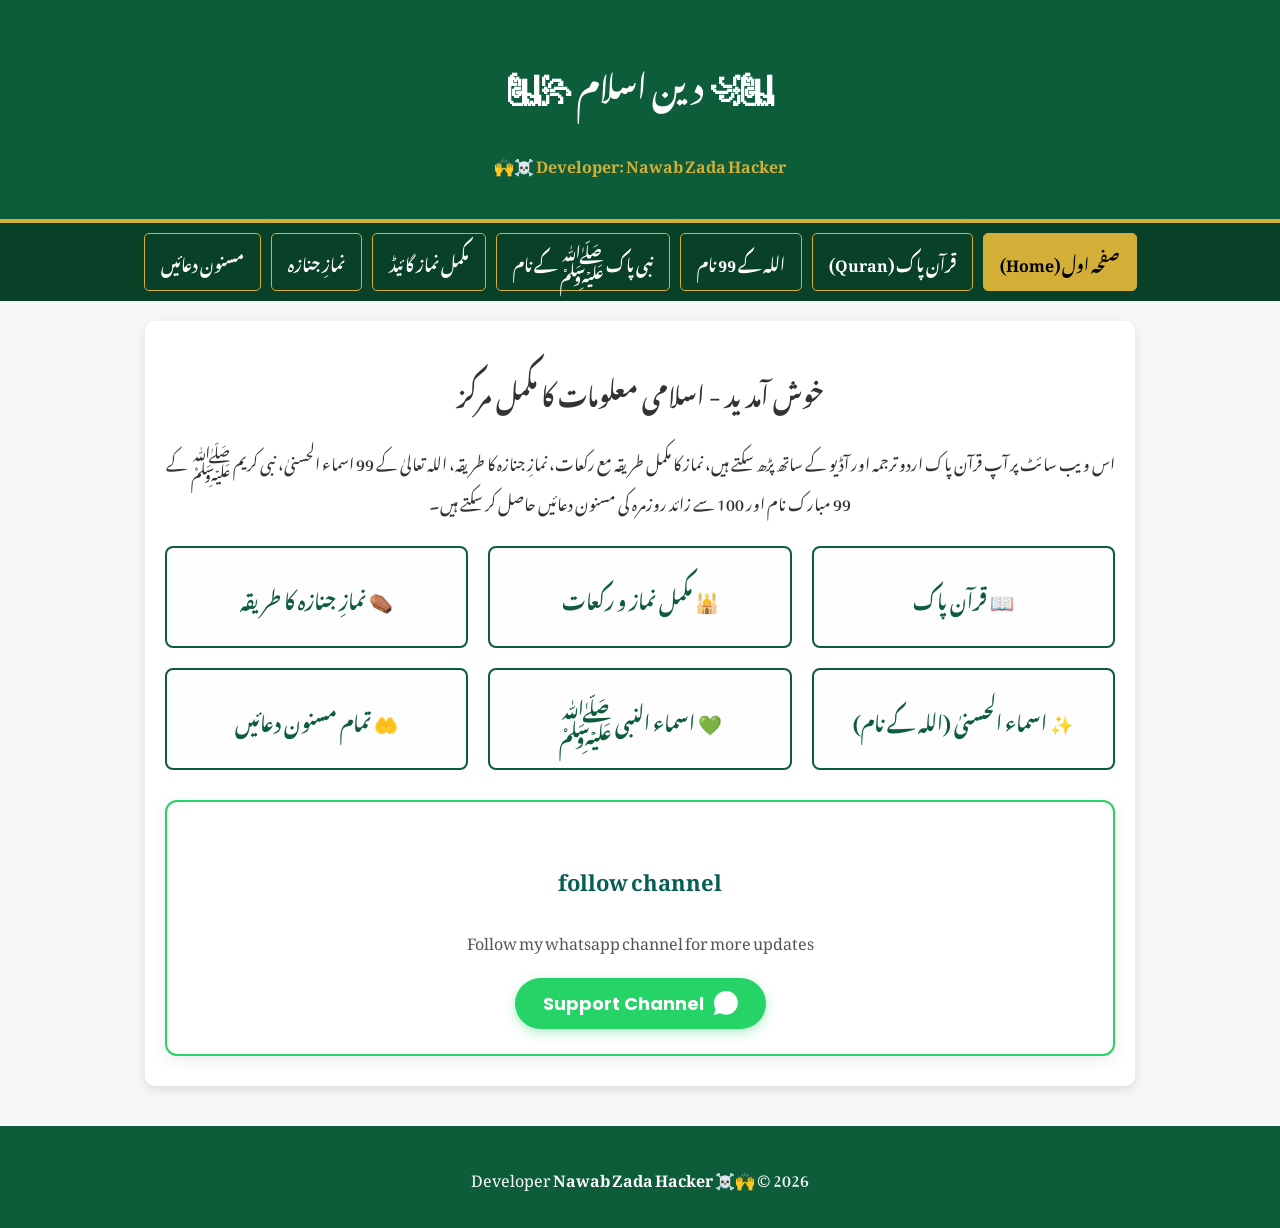
<file: index.html>
<!DOCTYPE html>
<html lang="ur" dir="rtl">
<head>
    <meta charset="UTF-8">
    <meta name="viewport" content="width=device-width, initial-scale=1.0">
    
    <title> - مکمل قرآن پاک اردو ترجمہ، نماز گائیڈ، اسماء الحسنیٰ اور دعائیں | Nawab Zada Hacker ☠️🙌</title>
    <meta name="description" content="اسلامی Website پر خوش آمدید۔ مکمل 114 سورتیں اردو ترجمہ و آڈیو تلاوت، نماز کا طریقہ، نماز جنازہ، اللہ کے 99 نام، 99 اسمائے نبی ﷺ اور 100+ مسنون دعائیں ایک ہی جگہ حاصل کریں۔ Free Deen E Islam.">
    <meta name="keywords" content="Islamic Portal, Quran Urdu Translation, Namaz Guide, Masnoon Duain, 99 Names of Allah, 99 Names of Muhammad, نماز کا طریقہ, قرآن پاک اردو ترجمہ, دعائیں, Nawab Zada Hacker">
    <meta name="author" content="Nawab Zada Hacker">
    <meta name="robots" content="index, follow">

    <meta property="og:title" content="اسلامی پورٹل (Islamic Portal) - اسلامی معلومات کا مکمل مرکز">
    <meta property="og:description" content="قرآن مجید مع اردو ترجمہ و مفہوم، نماز، جنازہ، اذکار اور مسنون دعائیں۔">
    <meta property="og:type" content="website">
    <meta property="og:locale" content="ur_PK">

    <script type="application/ld+json">
    {
      "@context": "https://schema.org",
      "@type": "WebSite",
      "name": "꧁꧅ دین اسلام ꧅꧂ (Deen Islam)",
      "url": "https://whatsapp.com/channel/0029VbB47ttDDmFNztpnZf2m",
      "description": "مکمل اسلامی معلومات، قرآن پاک اردو ترجمہ و مفہوم، نماز گائیڈ اور مسنون دعائیں",
      "publisher": {
        "@type": "Organization",
        "name": "Nawab Zada Hacker"
      }
    }
    </script>

    <link rel="stylesheet" href="style.css">
    <link rel="preconnect" href="https://fonts.googleapis.com">
    <link rel="preconnect" href="https://fonts.gstatic.com" crossorigin>
    <link href="https://fonts.googleapis.com/css2?family=Amiri:wght@400;700&family=Noto+Nastaliq+Urdu:wght@400;700&family=Poppins:wght@300;400;600&display=swap" rel="stylesheet">

    <style>
        .whatsapp-support-box {
            background: #ffffff;
            padding: 25px 20px;
            border-radius: 12px;
            margin: 30px auto 10px auto;
            text-align: center;
            box-shadow: 0 4px 15px rgba(0,0,0,0.08);
            border: 2px solid #25d366;
            max-width: 950px;
        }
        .whatsapp-support-box h3 {
            color: #075e54;
            font-size: 22px;
            margin-bottom: 8px;
        }
        .whatsapp-support-box p {
            color: #555;
            font-size: 16px;
            margin-bottom: 18px;
        }
        .support-btn {
            display: inline-flex;
            align-items: center;
            justify-content: center;
            gap: 10px;
            background: #25d366;
            color: #ffffff !important;
            font-size: 18px;
            font-weight: bold;
            text-decoration: none;
            padding: 12px 28px;
            border-radius: 50px;
            box-shadow: 0 4px 12px rgba(37, 211, 102, 0.35);
            transition: all 0.3s ease;
            font-family: 'Poppins', 'Noto Nastaliq Urdu', sans-serif;
        }
        .support-btn:hover {
            background: #128c7e;
            transform: translateY(-2px);
            box-shadow: 0 6px 18px rgba(18, 140, 126, 0.45);
        }
        .support-btn svg {
            width: 24px;
            height: 24px;
            fill: currentColor;
        }
    </style>
</head>
<body>
    <header>
        <h1>꧁꧅ دین اسلام ꧅꧂</h1>
        <p class="developer-tag">Developer: Nawab Zada Hacker ☠️🙌</p>
    </header>

    <nav>
        <a href="index.html" class="active">صفحہ اول (Home)</a>
        <a href="quran.html">قرآن پاک (Quran)</a>
        <a href="allah-names.html">اللہ کے 99 نام</a>
        <a href="nabi-names.html">نبی پاک ﷺ کے نام</a>
        <a href="namaz.html">مکمل نماز گائیڈ</a>
        <a href="janaza.html">نمازِ جنازہ</a>
        <a href="duas.html">مسنون دعائیں</a>
    </nav>

    <main class="container">
        <h2>خوش آمدید - اسلامی معلومات کا مکمل مرکز</h2>
        <p>اس ویب سائٹ پر آپ قرآن پاک اردو ترجمہ اور آڈیو کے ساتھ پڑھ سکتے ہیں، نماز کا مکمل طریقہ مع رکعات، نمازِ جنازہ کا طریقہ، اللہ تعالیٰ کے 99 اسماء الحسنیٰ، نبی کریم ﷺ کے 99 مبارک نام اور 100 سے زائد روزمرہ کی مسنون دعائیں حاصل کر سکتے ہیں۔</p>
        
        <div class="category-cards">
            <a href="quran.html" class="card">📖 قرآن پاک</a>
            <a href="namaz.html" class="card">🕌 مکمل نماز و رکعات</a>
            <a href="janaza.html" class="card">⚰️ نمازِ جنازہ کا طریقہ</a>
            <a href="allah-names.html" class="card">✨ اسماء الحسنیٰ (اللہ کے نام)</a>
            <a href="nabi-names.html" class="card">💚 اسماء النبی ﷺ</a>
            <a href="duas.html" class="card">🤲 تمام مسنون دعائیں</a>
        </div>

        <section class="whatsapp-support-box">
            <h3>follow channel</h3>
            <p>Follow my whatsapp channel for more updates</p>
            <a href="https://whatsapp.com/channel/0029VbB47ttDDmFNztpnZf2m" target="_blank" rel="noopener noreferrer" class="support-btn">
                <svg viewBox="0 0 24 24">
                    <path d="M12.031 6.172c-3.181 0-5.767 2.586-5.768 5.766-.001 1.298.38 2.27 1.019 3.287l-.582 2.128 2.182-.573c.978.58 1.911.928 3.145.929 3.178 0 5.767-2.587 5.768-5.766.001-3.187-2.575-5.77-5.764-5.771zm3.392 8.244c-.144.405-.837.774-1.17.824-.299.045-.677.063-1.092-.069-.252-.08-.575-.187-.988-.365-1.739-.751-2.874-2.502-2.961-2.617-.087-.116-.708-.94-.708-1.793s.448-1.273.607-1.446c.159-.173.346-.217.462-.217l.332.006c.106.005.249-.04.39.298.144.347.491 1.2.534 1.287.043.087.072.188.014.304-.058.116-.087.188-.173.289l-.26.304c-.087.086-.177.18-.076.354.101.174.449.741.964 1.201.662.591 1.221.774 1.394.86s.274.072.376-.043c.101-.116.433-.506.549-.68.116-.173.231-.145.39-.087s1.011.477 1.184.564.289.13.332.202c.045.072.045.419-.1.824zm-3.423-14.416c-6.627 0-12 5.373-12 12 0 2.158.57 4.184 1.564 5.939l-1.657 6.057 6.208-1.628c1.708.932 3.666 1.464 5.753 1.464 6.627 0 12-5.373 12-12 0-6.627-5.373-12-12-12z"/>
                </svg>
                <span>Support Channel</span>
            </a>
        </section>
    </main>

    <footer>
        <p>Developer <strong> Nawab Zada Hacker ☠️🙌</strong> © 2026</p>
    </footer>
</body>
</html>
</file>
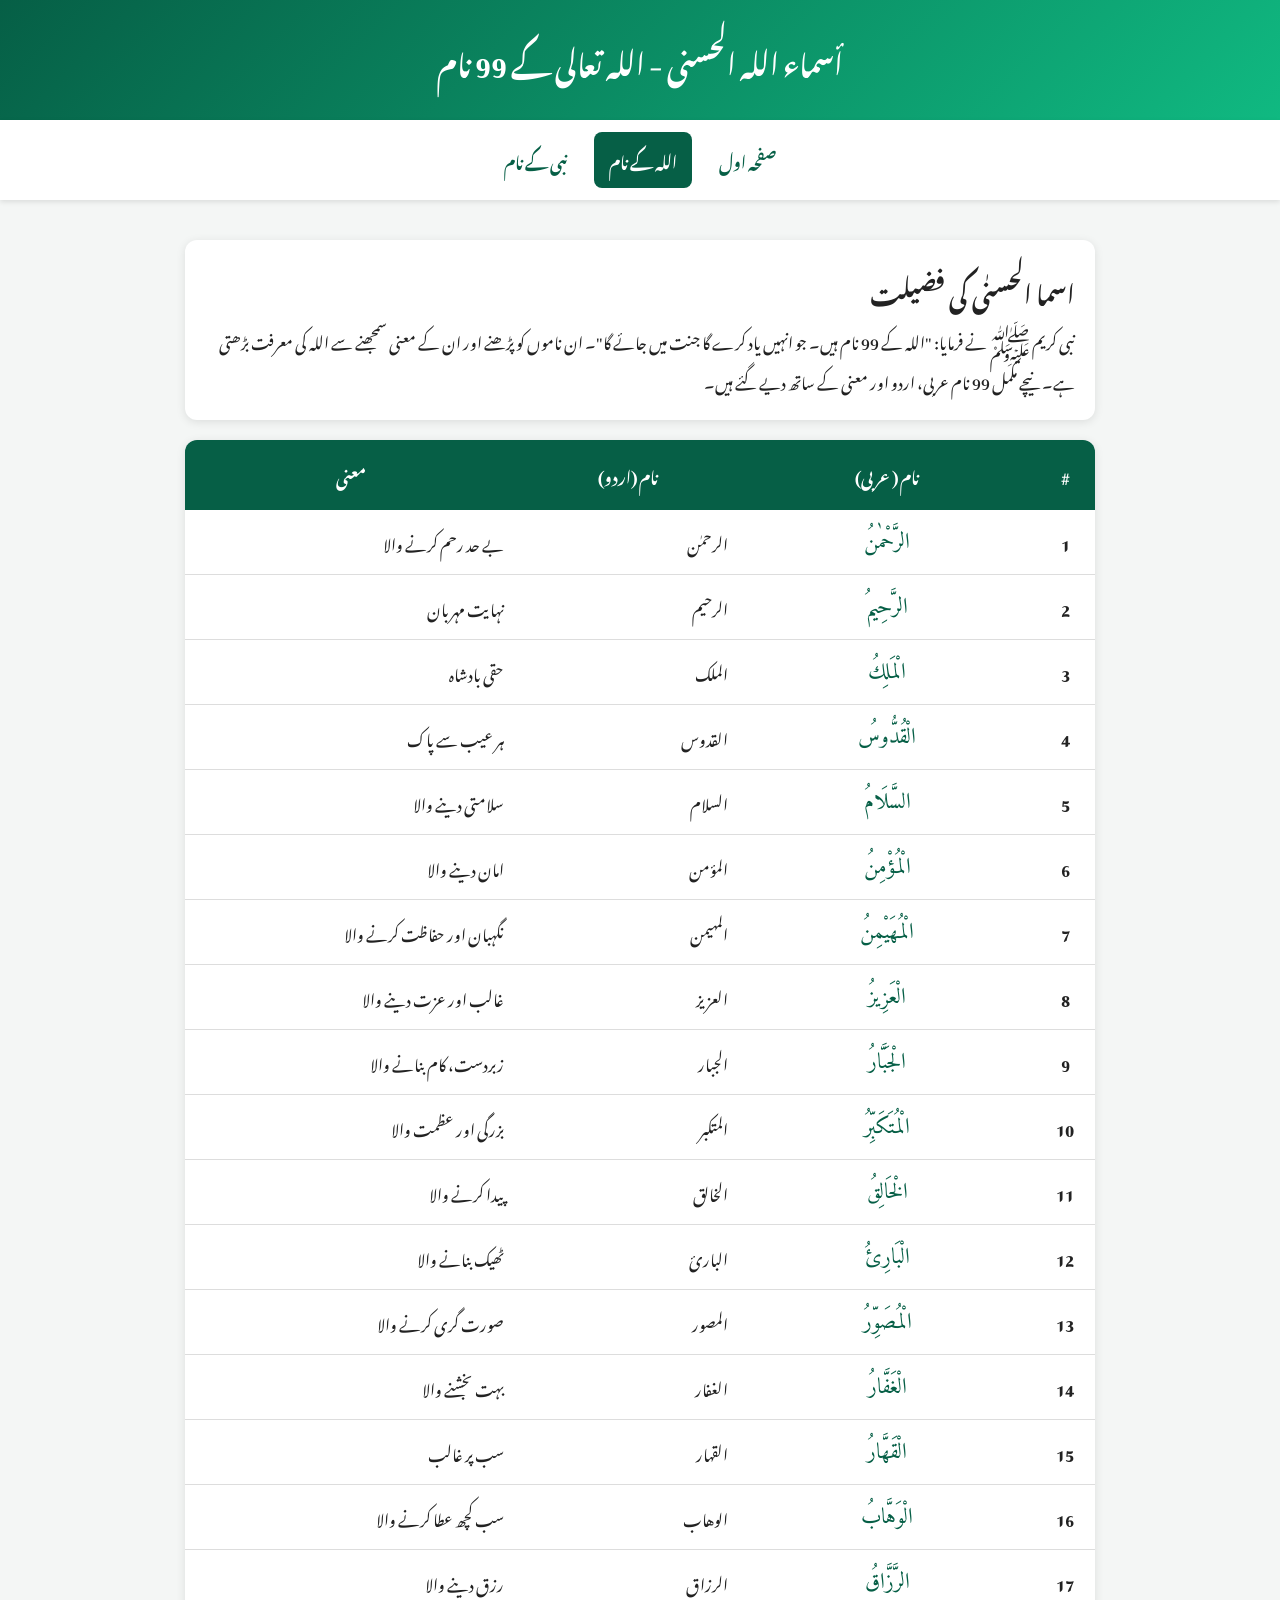
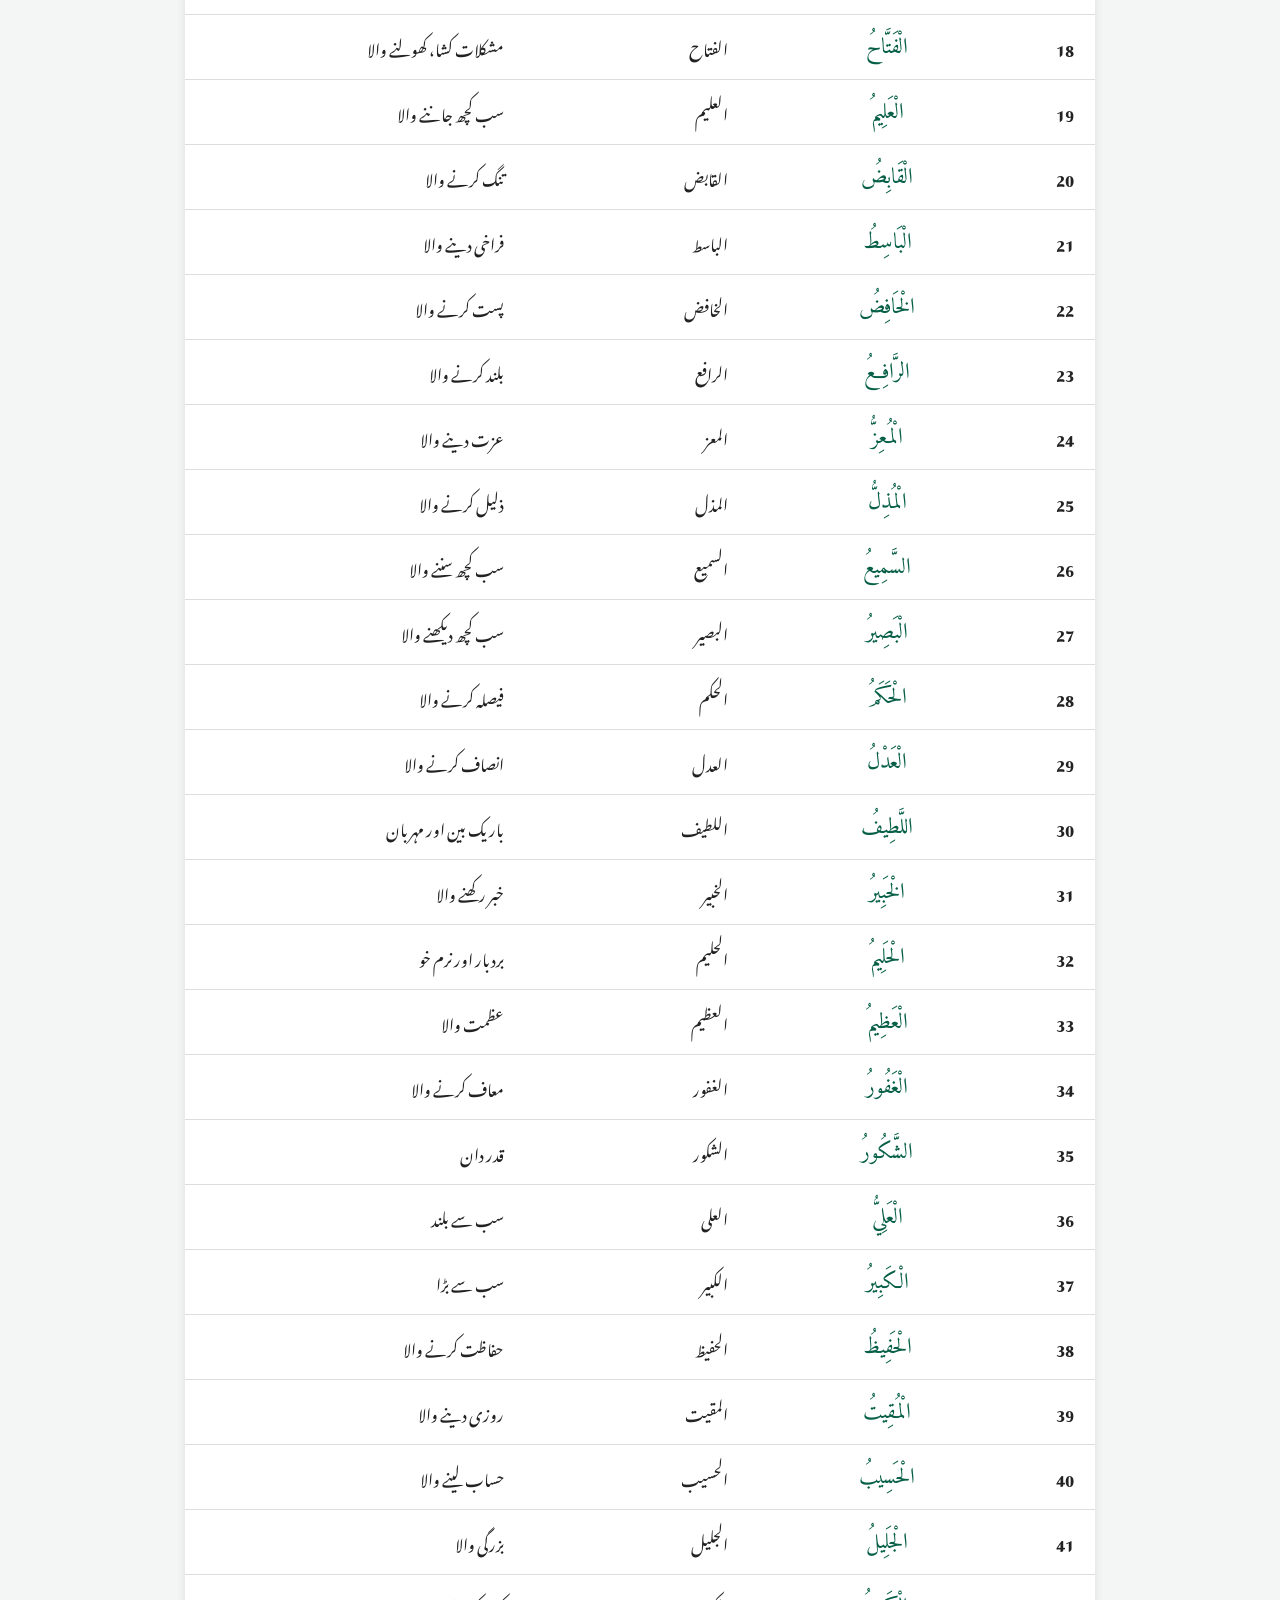
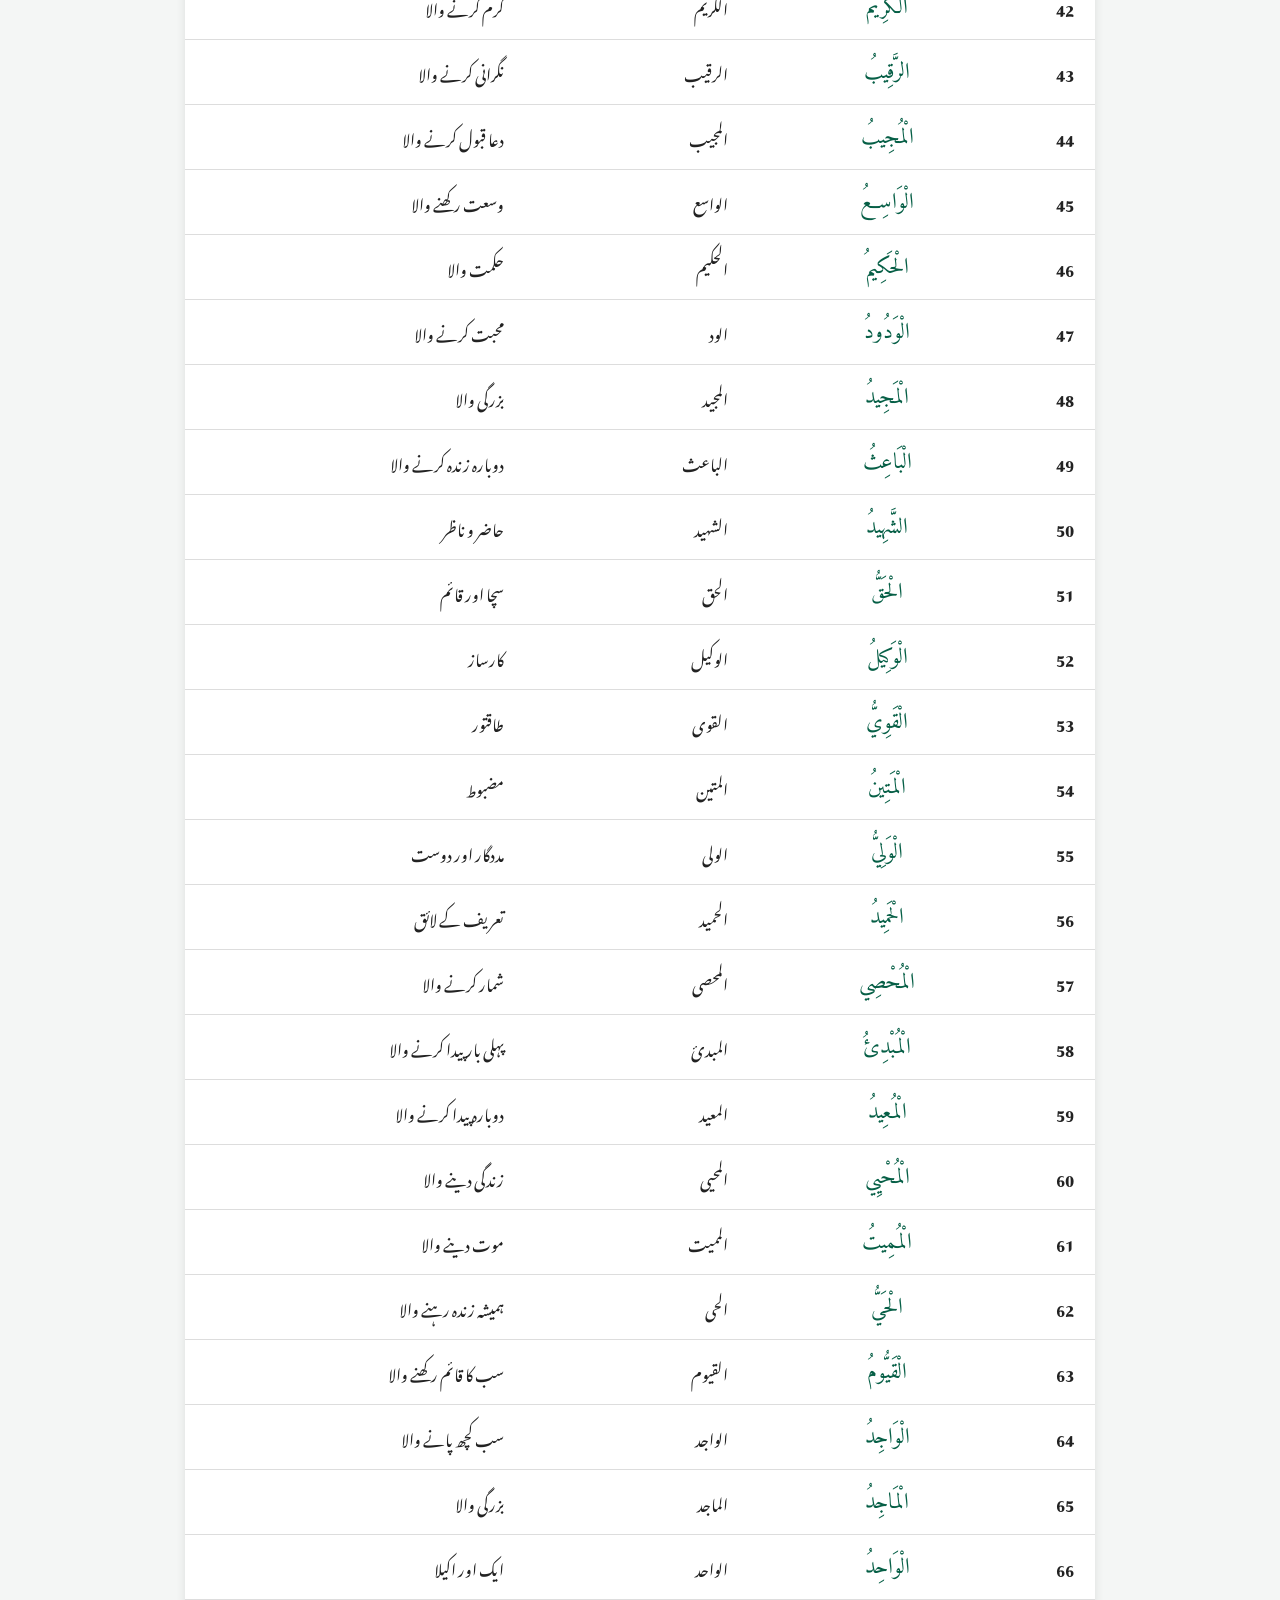
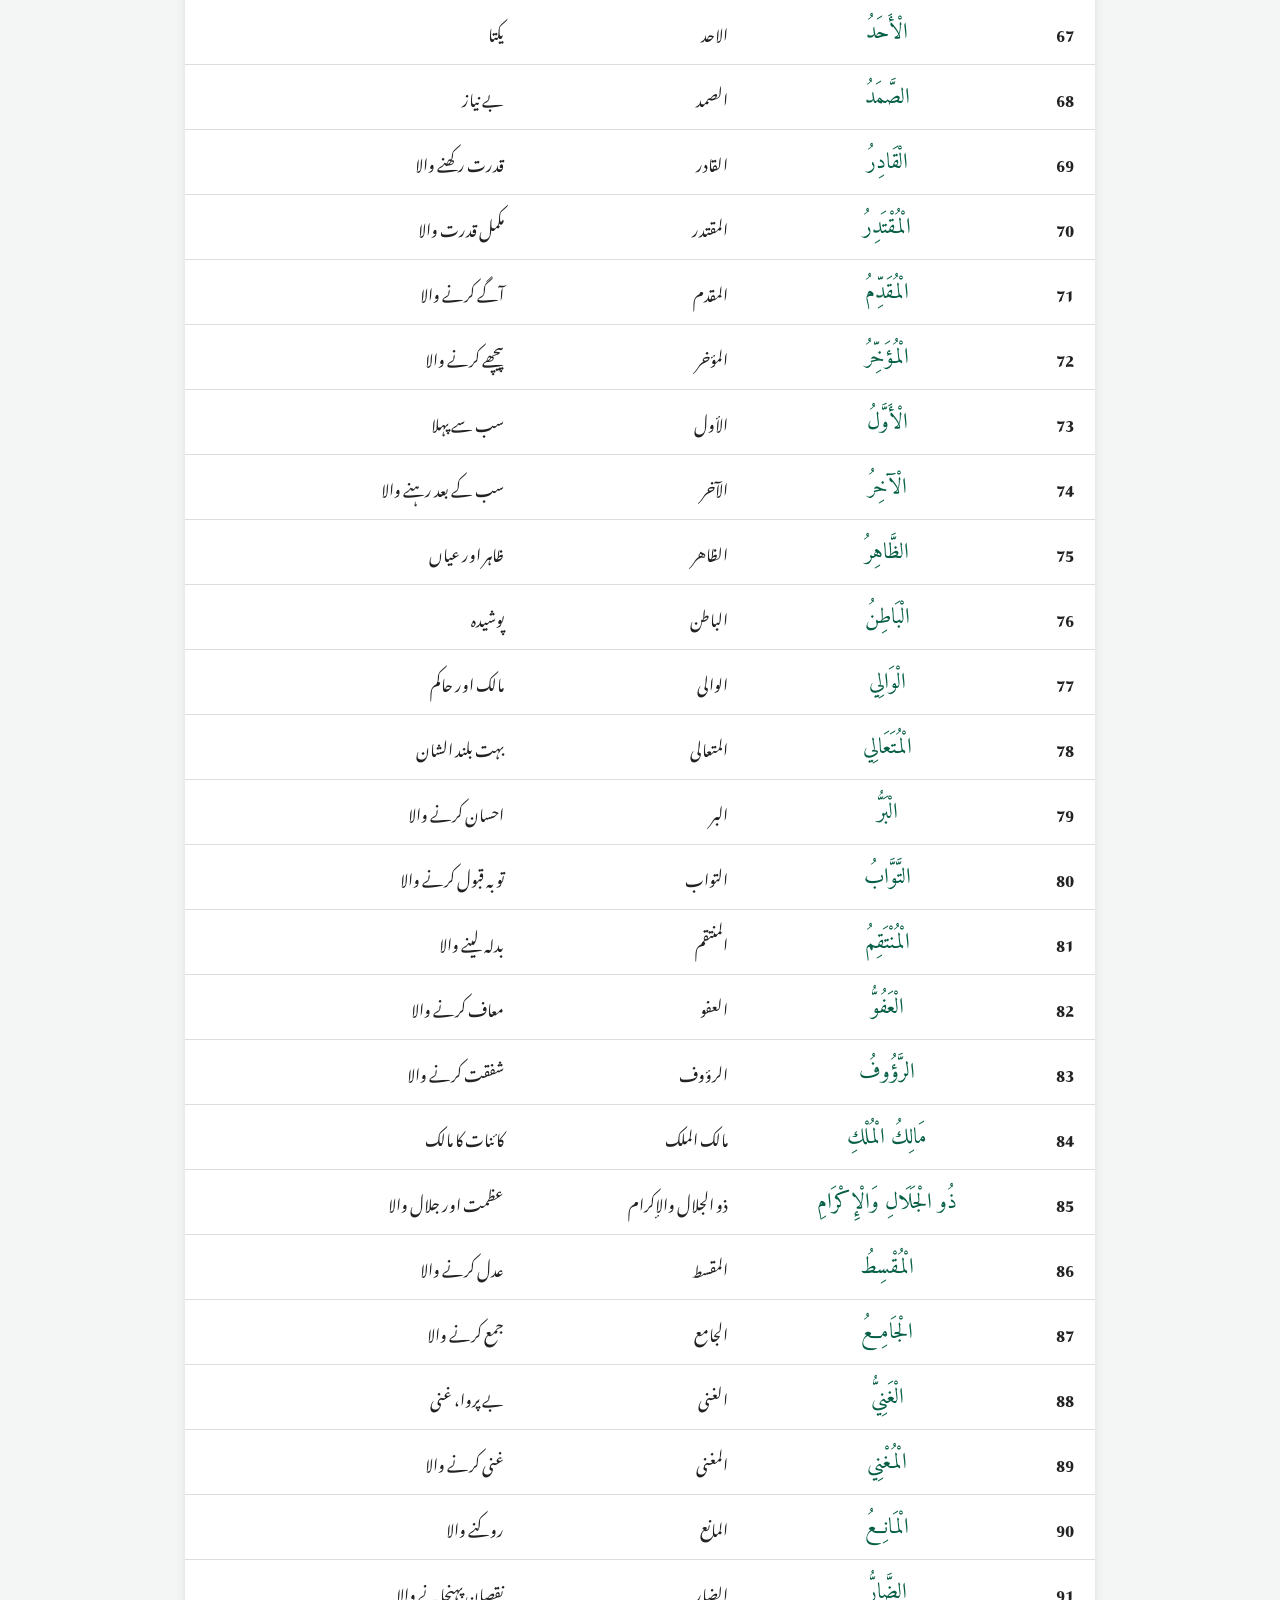
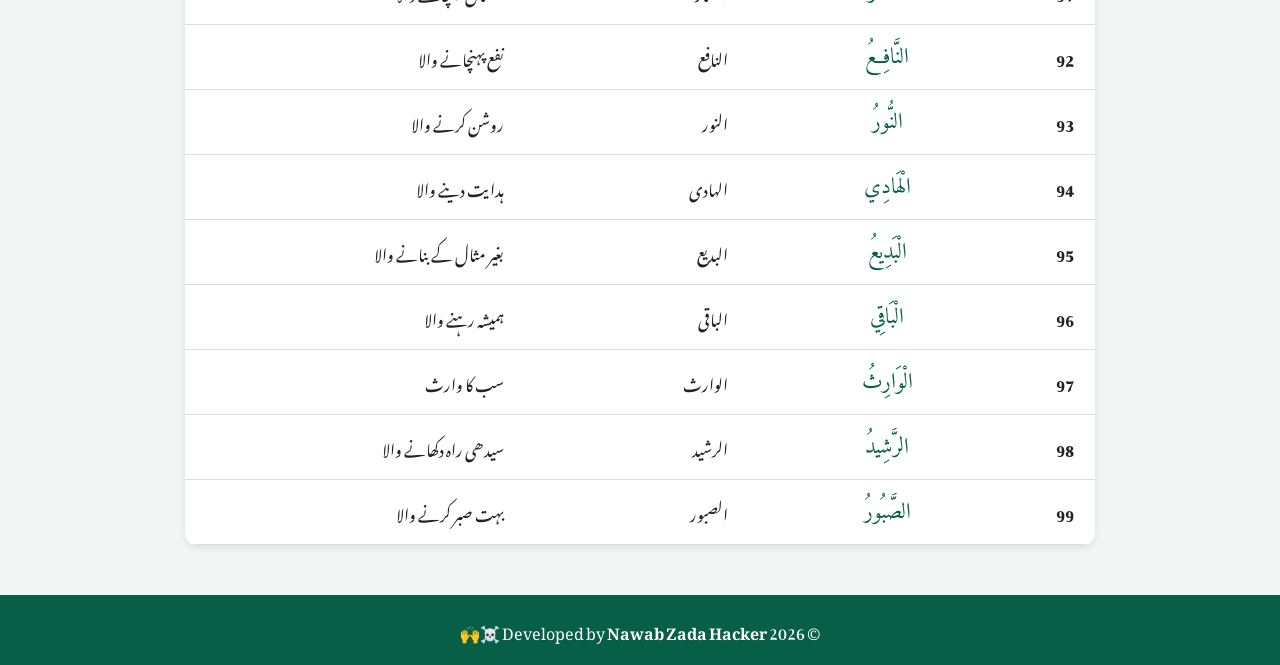
<file: allah-names.html>
<!DOCTYPE html>
<html lang="ur" dir="rtl">
<head>
    <meta charset="UTF-8">
    <meta name="viewport" content="width=device-width, initial-scale=1.0">
    <meta name="description" content="اللہ تعالی کے 99 نام، اسما الحسنٰی، عربی، اردو اور معنی کے ساتھ۔ 99 Names of Allah with Urdu Meaning.">
    <meta name="keywords" content="Asma ul Husna, 99 Names of Allah, Allah ke 99 naam, اسما الحسنٰی, Nawab Zada Hacker">
    <meta name="author" content="Nawab Zada Hacker">
    <title>اللہ کے 99 نام - اسما الحسنٰی مع اردو معنی | Nawab Zada Hacker</title>
    <link href="https://fonts.googleapis.com/css2?family=Noto+Nastaliq+Urdu:wght@400;700&family=Amiri:wght@700&display=swap" rel="stylesheet">
    <style>
        * {margin:0; padding:0; box-sizing:border-box;}
        body {font-family: 'Noto Nastaliq Urdu', serif; background: #f4f6f5; color: #222; direction: rtl;}
        header {background: linear-gradient(135deg, #065f46, #10b981); color: white; text-align: center; padding: 25px 10px;}
        header h1 {font-size: 28px;}
        nav {background: #fff; display: flex; justify-content: center; flex-wrap: wrap; gap: 12px; padding: 12px; box-shadow: 0 2px 5px rgba(0,0,0,0.1); position: sticky; top: 0;}
        nav a {text-decoration: none; color: #065f46; font-weight: 700; padding: 8px 15px; border-radius: 8px;}
        nav a:hover, nav a.active {background: #065f46; color: white;}
        .container {max-width: 950px; margin: 20px auto; padding: 20px;}
        .about-box {background: white; padding: 20px; border-radius: 12px; margin-bottom: 20px; box-shadow: 0 2px 10px rgba(0,0,0,0.1);}
        table {width: 100%; border-collapse: collapse; background: white; border-radius: 12px; overflow: hidden; box-shadow: 0 2px 10px rgba(0,0,0,0.1);}
        th {background: #065f46; color: white; padding: 15px; text-align: center;}
        td {padding: 12px; border-bottom: 1px solid #ddd; text-align: right;}
        tr:hover {background: #ecfdf5;}
        .num {text-align: center; width: 60px; font-weight: bold;}
        .arabic {font-family: 'Amiri', serif; font-size: 22px; text-align: center; color: #065f46;}
        footer {background: #065f46; color: white; text-align: center; padding: 15px; margin-top: 30px;}
    </style>
</head>
<body>
    <header><h1>أسماء الله الحسنى - اللہ تعالی کے 99 نام</h1></header>
    <nav>
        <a href="index.html">صفحہ اول</a>
        <a href="allah-names.html" class="active">اللہ کے نام</a>
        <a href="nabi-names.html">نبی کے نام</a>
    </nav>
    <main class="container">
        <div class="about-box">
            <h2>اسما الحسنٰی کی فضیلت</h2>
            <p>نبی کریم ﷺ نے فرمایا: "اللہ کے 99 نام ہیں۔ جو انہیں یاد کرے گا جنت میں جائے گا"۔ ان ناموں کو پڑھنے اور ان کے معنی سمجھنے سے اللہ کی معرفت بڑھتی ہے۔ نیچے مکمل 99 نام عربی، اردو اور معنی کے ساتھ دیے گئے ہیں۔</p>
        </div>
        <table>
            <thead><tr><th class="num">#</th><th>نام (عربی)</th><th>نام (اردو)</th><th>معنی</th></tr></thead>
            <tbody id="allah-names"></tbody>
        </table>
    </main>
    <footer><p>© 2026 Developed by <strong>Nawab Zada Hacker ☠️🙌</strong></p></footer>
    <script>
        const namesData = [
            {n: 1, ar: "الرَّحْمٰنُ", ur: "الرحمٰن", m: "بے حد رحم کرنے والا"},
            {n: 2, ar: "الرَّحِيمُ", ur: "الرحیم", m: "نہایت مہربان"},
            {n: 3, ar: "الْمَلِكُ", ur: "الملک", m: "حقی بادشاہ"},
            {n: 4, ar: "الْقُدُّوسُ", ur: "القدوس", m: "ہر عیب سے پاک"},
            {n: 5, ar: "السَّلَامُ", ur: "السلام", m: "سلامتی دینے والا"},
            {n: 6, ar: "الْمُؤْمِنُ", ur: "المؤمن", m: "امان دینے والا"},
            {n: 7, ar: "الْمُهَيْمِنُ", ur: "المهيمن", m: "نگہبان اور حفاظت کرنے والا"},
            {n: 8, ar: "الْعَزِيزُ", ur: "العزیز", m: "غالب اور عزت دینے والا"},
            {n: 9, ar: "الْجَبَّارُ", ur: "الجبار", m: "زبردست، کام بنانے والا"},
            {n: 10, ar: "الْمُتَكَبِّرُ", ur: "المتكبر", m: "بزرگی اور عظمت والا"},
            {n: 11, ar: "الْخَالِقُ", ur: "الخالق", m: "پیدا کرنے والا"},
            {n: 12, ar: "الْبَارِئُ", ur: "البارئ", m: "ٹھیک بنانے والا"},
            {n: 13, ar: "الْمُصَوِّرُ", ur: "المصور", m: "صورت گری کرنے والا"},
            {n: 14, ar: "الْغَفَّارُ", ur: "الغفار", m: "بہت بخشنے والا"},
            {n: 15, ar: "الْقَهَّارُ", ur: "القهار", m: "سب پر غالب"},
            {n: 16, ar: "الْوَهَّابُ", ur: "الوهاب", m: "سب کچھ عطا کرنے والا"},
            {n: 17, ar: "الرَّزَّاقُ", ur: "الرزاق", m: "رزق دینے والا"},
            {n: 18, ar: "الْفَتَّاحُ", ur: "الفتاح", m: "مشکلات کشا، کھولنے والا"},
            {n: 19, ar: "الْعَلِيمُ", ur: "العلیم", m: "سب کچھ جاننے والا"},
            {n: 20, ar: "الْقَابِضُ", ur: "القابض", m: "تنگ کرنے والا"},
            {n: 21, ar: "الْبَاسِطُ", ur: "الباسط", m: "فراخی دینے والا"},
            {n: 22, ar: "الْخَافِضُ", ur: "الخافض", m: "پست کرنے والا"},
            {n: 23, ar: "الرَّافِعُ", ur: "الرافع", m: "بلند کرنے والا"},
            {n: 24, ar: "الْمُعِزُّ", ur: "المعز", m: "عزت دینے والا"},
            {n: 25, ar: "الْمُذِلُّ", ur: "المذل", m: "ذلیل کرنے والا"},
            {n: 26, ar: "السَّمِيعُ", ur: "السمیع", m: "سب کچھ سننے والا"},
            {n: 27, ar: "الْبَصِيرُ", ur: "البصیر", m: "سب کچھ دیکھنے والا"},
            {n: 28, ar: "الْحَكَمُ", ur: "الحكم", m: "فیصلہ کرنے والا"},
            {n: 29, ar: "الْعَدْلُ", ur: "العدل", m: "انصاف کرنے والا"},
            {n: 30, ar: "اللَّطِيفُ", ur: "اللطیف", m: "باریک بین اور مہربان"},
            {n: 31, ar: "الْخَبِيرُ", ur: "الخبير", m: "خبر رکھنے والا"},
            {n: 32, ar: "الْحَلِيمُ", ur: "الحلیم", m: "بردبار اور نرم خو"},
            {n: 33, ar: "الْعَظِيمُ", ur: "العظیم", m: "عظمت والا"},
            {n: 34, ar: "الْغَفُورُ", ur: "الغفور", m: "معاف کرنے والا"},
            {n: 35, ar: "الشَّكُورُ", ur: "الشکور", m: "قدر دان"},
            {n: 36, ar: "الْعَلِيُّ", ur: "العلی", m: "سب سے بلند"},
            {n: 37, ar: "الْكَبِيرُ", ur: "الکبیر", m: "سب سے بڑا"},
            {n: 38, ar: "الْحَفِيظُ", ur: "الحفیظ", m: "حفاظت کرنے والا"},
            {n: 39, ar: "الْمُقِيتُ", ur: "المقیت", m: "روزی دینے والا"},
            {n: 40, ar: "الْحَسِيبُ", ur: "الحسیب", m: "حساب لینے والا"},
            {n: 41, ar: "الْجَلِيلُ", ur: "الجلیل", m: "بزرگی والا"},
            {n: 42, ar: "الْكَرِيمُ", ur: "الکریم", m: "کرم کرنے والا"},
            {n: 43, ar: "الرَّقِيبُ", ur: "الرقیب", m: "نگرانی کرنے والا"},
            {n: 44, ar: "الْمُجِيبُ", ur: "المجیب", m: "دعا قبول کرنے والا"},
            {n: 45, ar: "الْوَاسِعُ", ur: "الواسع", m: "وسعت رکھنے والا"},
            {n: 46, ar: "الْحَكِيمُ", ur: "الحکیم", m: "حکمت والا"},
            {n: 47, ar: "الْوَدُودُ", ur: "الود", m: "محبت کرنے والا"},
            {n: 48, ar: "الْمَجِيدُ", ur: "المجید", m: "بزرگی والا"},
            {n: 49, ar: "الْبَاعِثُ", ur: "الباعث", m: "دوبارہ زندہ کرنے والا"},
            {n: 50, ar: "الشَّهِيدُ", ur: "الشهید", m: "حاضر و ناظر"},
            {n: 51, ar: "الْحَقُّ", ur: "الحق", m: "سچا اور قائم"},
            {n: 52, ar: "الْوَكِيلُ", ur: "الوکیل", m: "کارساز"},
            {n: 53, ar: "الْقَوِيُّ", ur: "القوی", m: "طاقتور"},
            {n: 54, ar: "الْمَتِينُ", ur: "المتین", m: "مضبوط"},
            {n: 55, ar: "الْوَلِيُّ", ur: "الولی", m: "مددگار اور دوست"},
            {n: 56, ar: "الْحَمِيدُ", ur: "الحمید", m: "تعریف کے لائق"},
            {n: 57, ar: "الْمُحْصِي", ur: "المحصی", m: "شمار کرنے والا"},
            {n: 58, ar: "الْمُبْدِئُ", ur: "المبدئ", m: "پہلی بار پیدا کرنے والا"},
            {n: 59, ar: "الْمُعِيدُ", ur: "المعید", m: "دوبارہ پیدا کرنے والا"},
            {n: 60, ar: "الْمُحْيِي", ur: "المحیی", m: "زندگی دینے والا"},
            {n: 61, ar: "الْمُمِيتُ", ur: "الممیت", m: "موت دینے والا"},
            {n: 62, ar: "الْحَيُّ", ur: "الحی", m: "ہمیشہ زندہ رہنے والا"},
            {n: 63, ar: "الْقَيُّومُ", ur: "القیوم", m: "سب کا قائم رکھنے والا"},
            {n: 64, ar: "الْوَاجِدُ", ur: "الواجد", m: "سب کچھ پانے والا"},
            {n: 65, ar: "الْمَاجِدُ", ur: "الماجد", m: "بزرگی والا"},
            {n: 66, ar: "الْوَاحِدُ", ur: "الواحد", m: "ایک اور اکیلا"},
            {n: 67, ar: "الْأَحَدُ", ur: "الاحد", m: "یکتا"},
            {n: 68, ar: "الصَّمَدُ", ur: "الصمد", m: "بے نیاز"},
            {n: 69, ar: "الْقَادِرُ", ur: "القادر", m: "قدرت رکھنے والا"},
            {n: 70, ar: "الْمُقْتَدِرُ", ur: "المقتدر", m: "مکمل قدرت والا"},
            {n: 71, ar: "الْمُقَدِّمُ", ur: "المقدم", m: "آگے کرنے والا"},
            {n: 72, ar: "الْمُؤَخِّرُ", ur: "المؤخر", m: "پیچھے کرنے والا"},
            {n: 73, ar: "الْأَوَّلُ", ur: "الأول", m: "سب سے پہلا"},
            {n: 74, ar: "الْآخِرُ", ur: "الآخر", m: "سب کے بعد رہنے والا"},
            {n: 75, ar: "الظَّاهِرُ", ur: "الظاهر", m: "ظاہر اور عیاں"},
            {n: 76, ar: "الْبَاطِنُ", ur: "الباطن", m: "پوشیدہ"},
            {n: 77, ar: "الْوَالِي", ur: "الوالی", m: "مالک اور حاکم"},
            {n: 78, ar: "الْمُتَعَالِي", ur: "المتعالی", m: "بہت بلند الشان"},
            {n: 79, ar: "الْبَرُّ", ur: "البر", m: "احسان کرنے والا"},
            {n: 80, ar: "التَّوَّابُ", ur: "التواب", m: "توبہ قبول کرنے والا"},
            {n: 81, ar: "الْمُنْتَقِمُ", ur: "المنتقم", m: "بدلہ لینے والا"},
            {n: 82, ar: "الْعَفُوُّ", ur: "العفو", m: "معاف کرنے والا"},
            {n: 83, ar: "الرَّؤُوفُ", ur: "الرؤوف", m: "شفقت کرنے والا"},
            {n: 84, ar: "مَالِكُ الْمُلْكِ", ur: "مالک الملک", m: "کائنات کا مالک"},
            {n: 85, ar: "ذُو الْجَلَالِ وَالْإِكْرَامِ", ur: "ذو الجلال والإکرام", m: "عظمت اور جلال والا"},
            {n: 86, ar: "الْمُقْسِطُ", ur: "المقسط", m: "عدل کرنے والا"},
            {n: 87, ar: "الْجَامِعُ", ur: "الجامع", m: "جمع کرنے والا"},
            {n: 88, ar: "الْغَنِيُّ", ur: "الغنی", m: "بے پروا، غنی"},
            {n: 89, ar: "الْمُغْنِي", ur: "المغنی", m: "غنی کرنے والا"},
            {n: 90, ar: "الْمَانِعُ", ur: "المانع", m: "روکنے والا"},
            {n: 91, ar: "الضَّارُّ", ur: "الضار", m: "نقصان پہنچانے والا"},
            {n: 92, ar: "النَّافِعُ", ur: "النافع", m: "نفع پہنچانے والا"},
            {n: 93, ar: "النُّورُ", ur: "النور", m: "روشن کرنے والا"},
            {n: 94, ar: "الْهَادِي", ur: "الهادی", m: "ہدایت دینے والا"},
            {n: 95, ar: "الْبَدِيعُ", ur: "البدیع", m: "بغیر مثال کے بنانے والا"},
            {n: 96, ar: "الْبَاقِي", ur: "الباقی", m: "ہمیشہ رہنے والا"},
            {n: 97, ar: "الْوَارِثُ", ur: "الوارث", m: "سب کا وارث"},
            {n: 98, ar: "الرَّشِيدُ", ur: "الرشید", m: "سیدھی راہ دکھانے والا"},
            {n: 99, ar: "الصَّبُورُ", ur: "الصبور", m: "بہت صبر کرنے والا"}
        ];
        const tableBody = document.getElementById('allah-names');
        namesData.forEach(item => { tableBody.innerHTML += `<tr><td class="num">${item.n}</td><td class="arabic">${item.ar}</td><td>${item.ur}</td><td>${item.m}</td></tr>`; });
    </script>
</body>
</html>
</file>
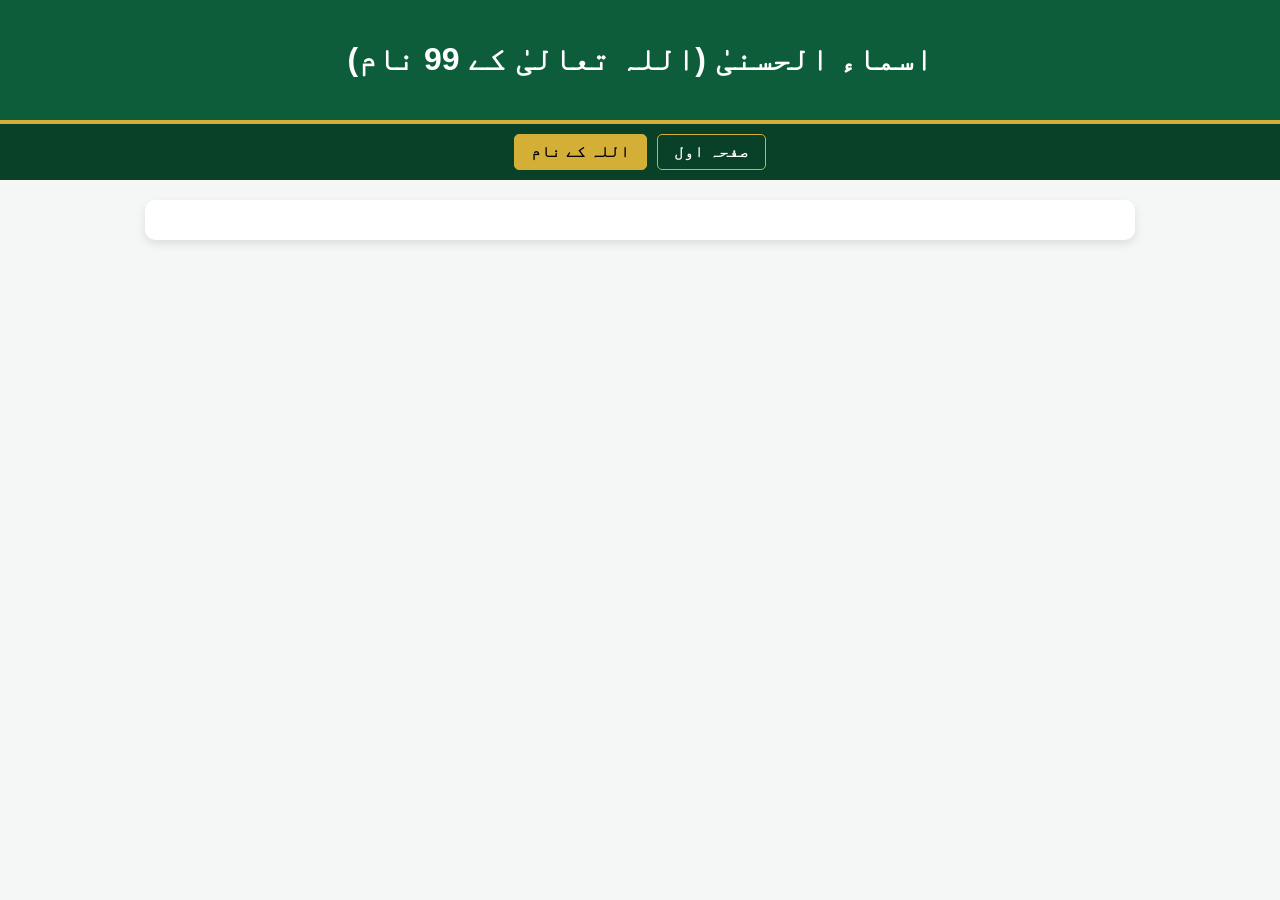
<file: allah-pak-names.html>
<!DOCTYPE html>
<html lang="ur" dir="rtl">
<head>
    <meta charset="UTF-8">
    <title>اسماء الحسنیٰ - 99 Names of Allah</title>
    <link rel="stylesheet" href="style.css">
</head>
<body>
    <header><h1>اسماء الحسنیٰ (اللہ تعالیٰ کے 99 نام)</h1></header>
    <nav><a href="index.html">صفحہ اول</a><a href="allah-names.html" class="active">اللہ کے نام</a></nav>
    <main class="container"><div class="grid-container" id="allahNamesGrid"></div></main>
    <script src="app.js"></script>
</body>
</html>
</file>
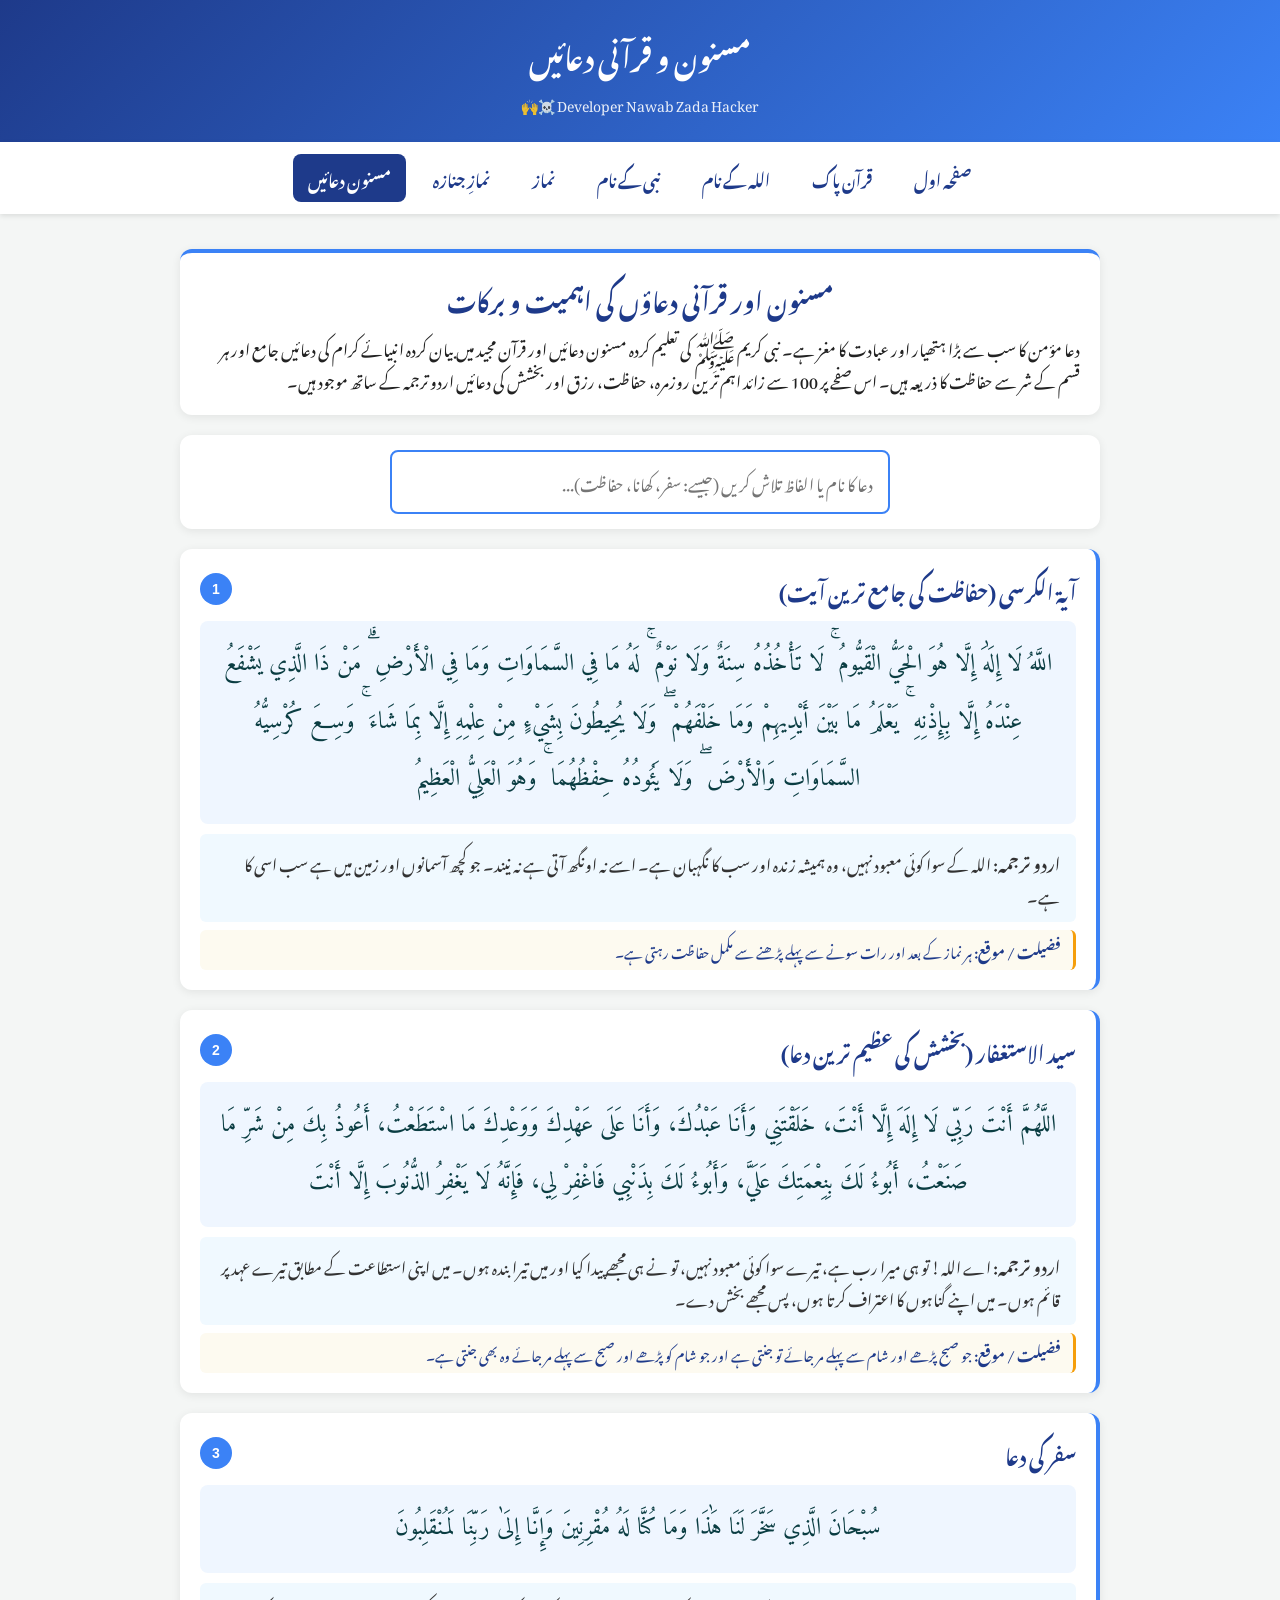
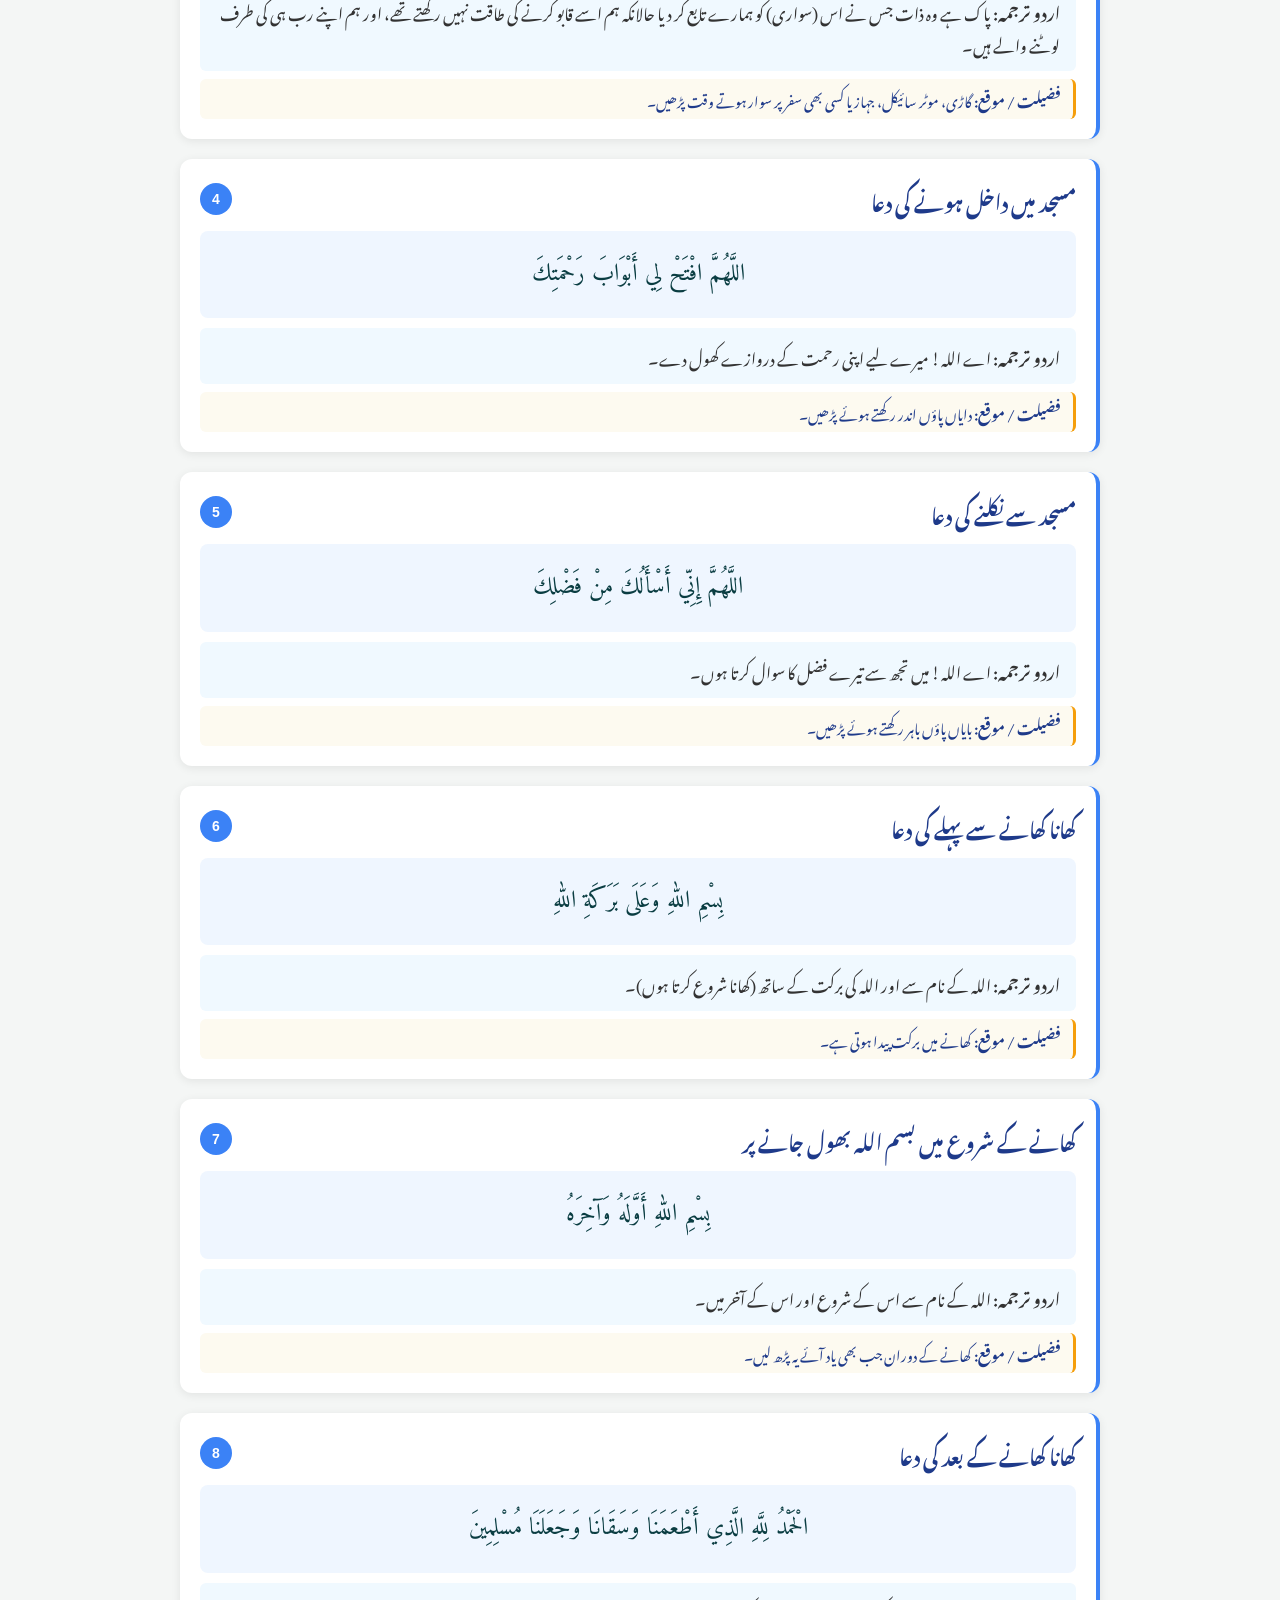
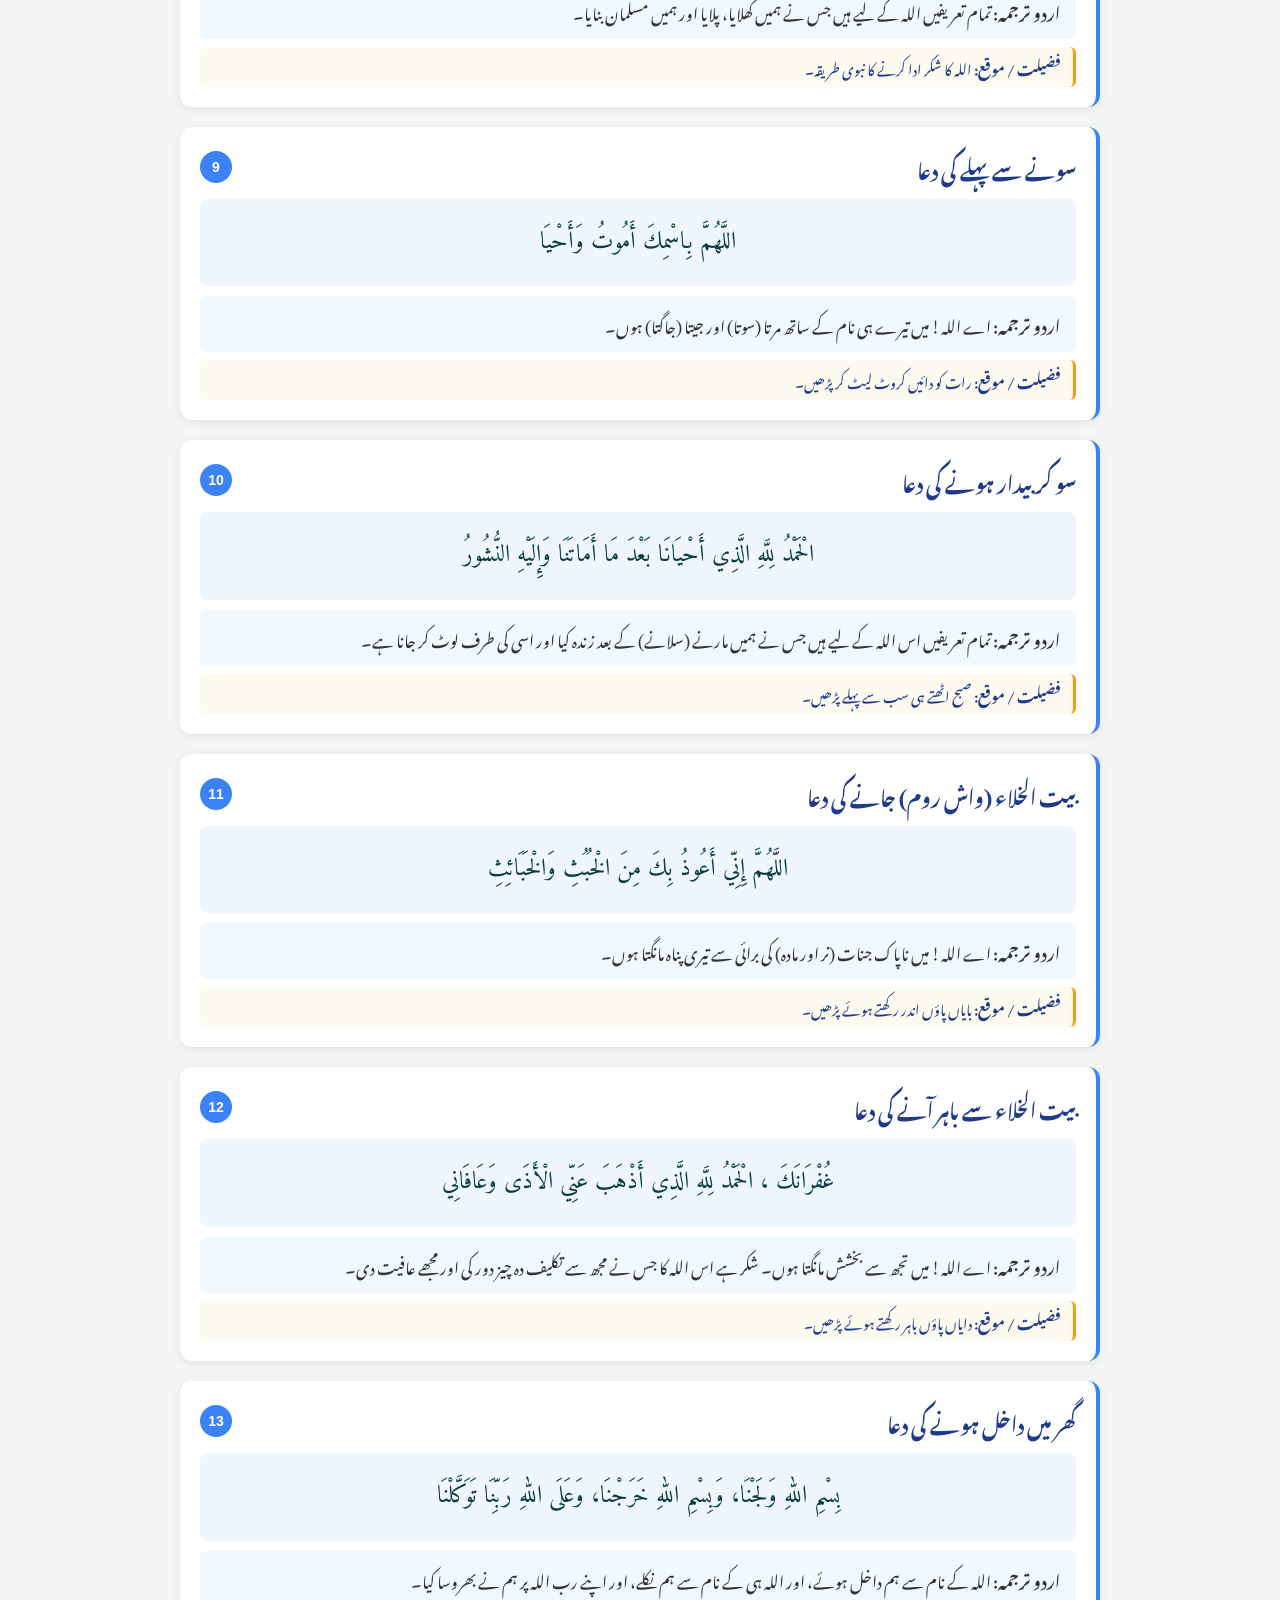
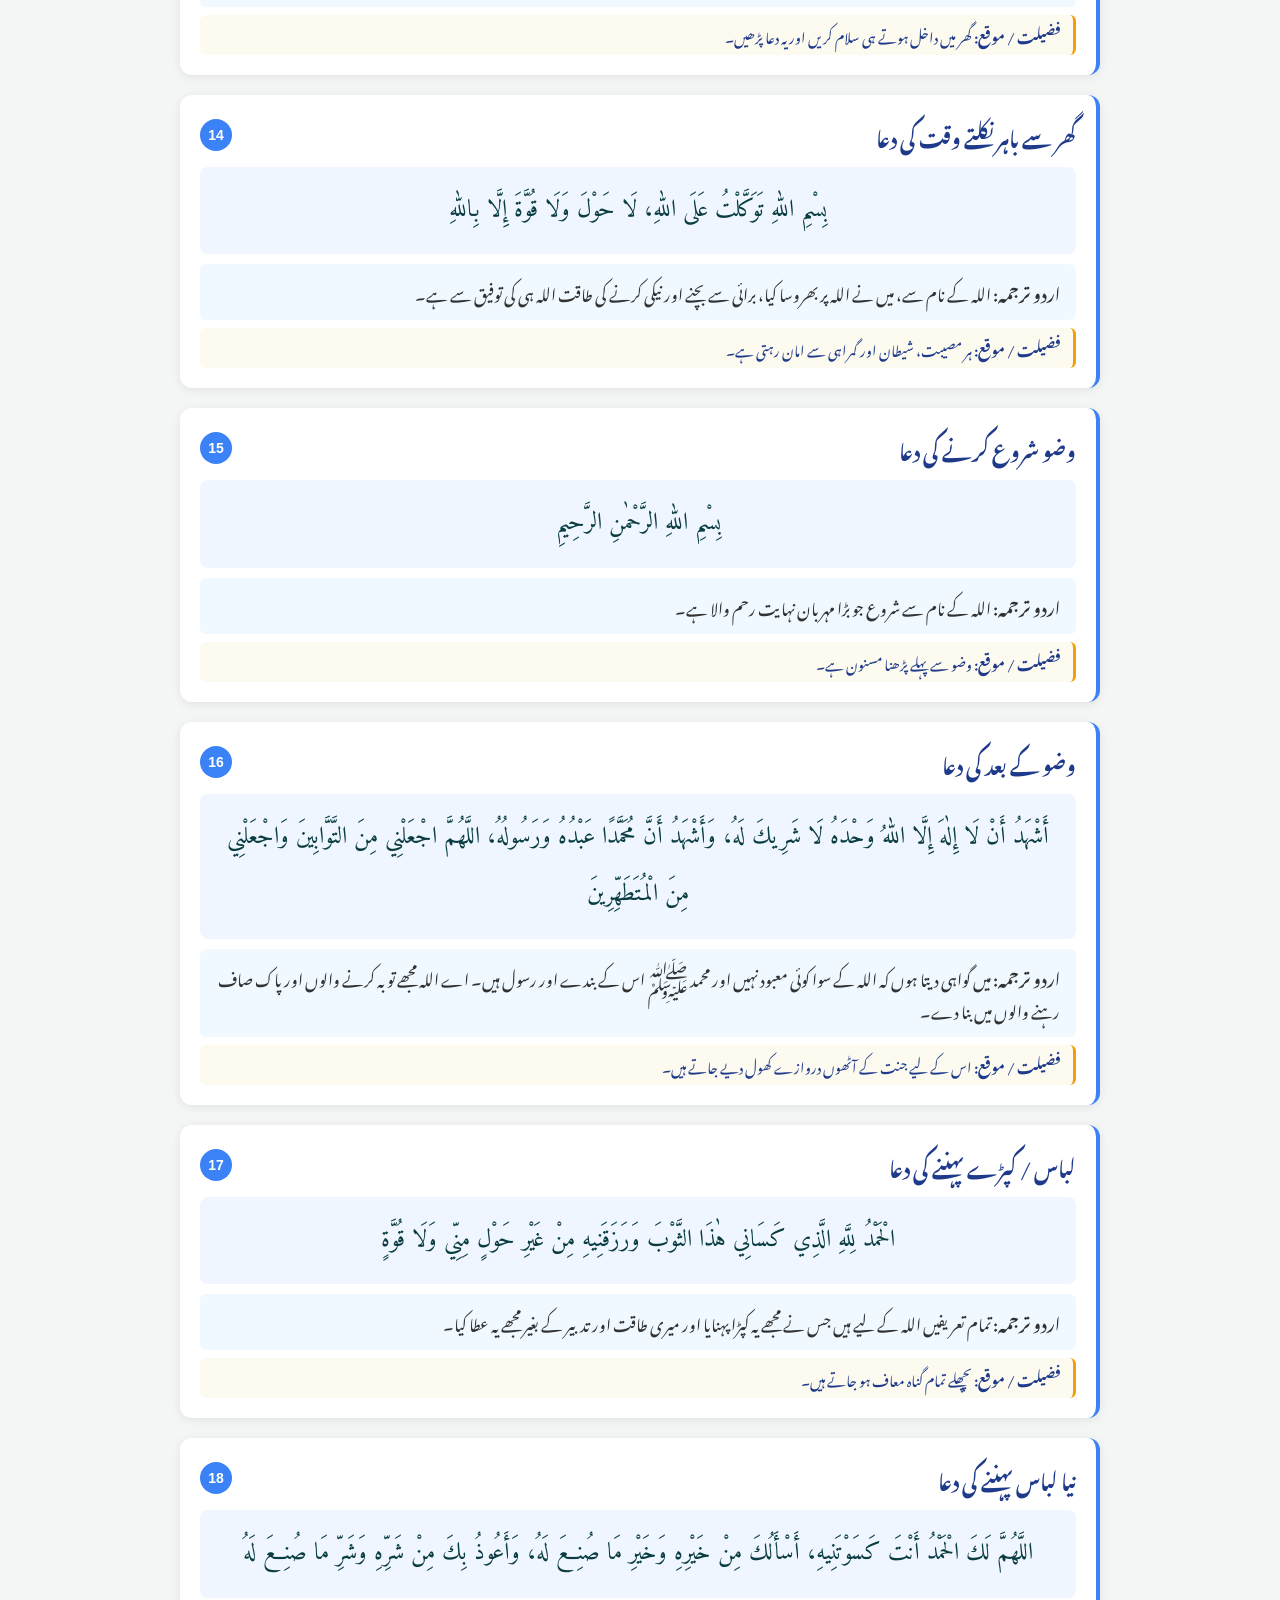
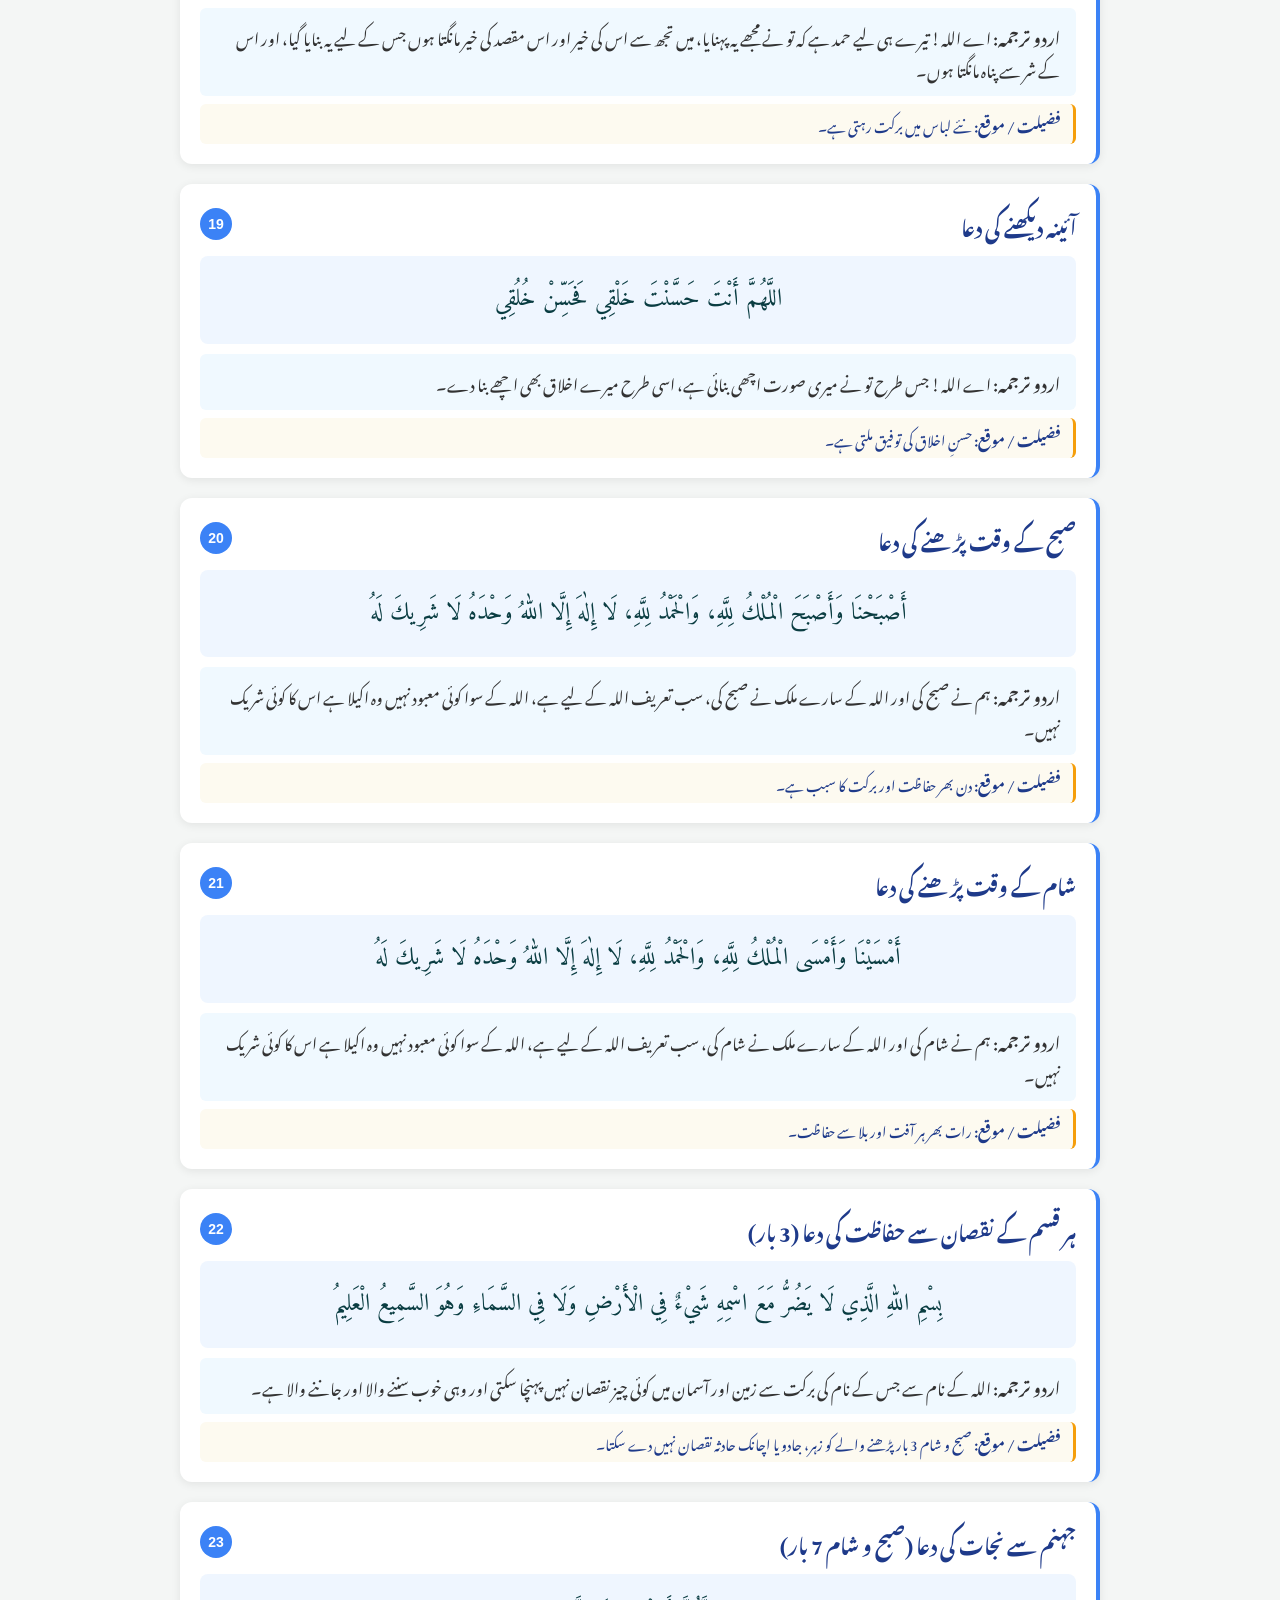
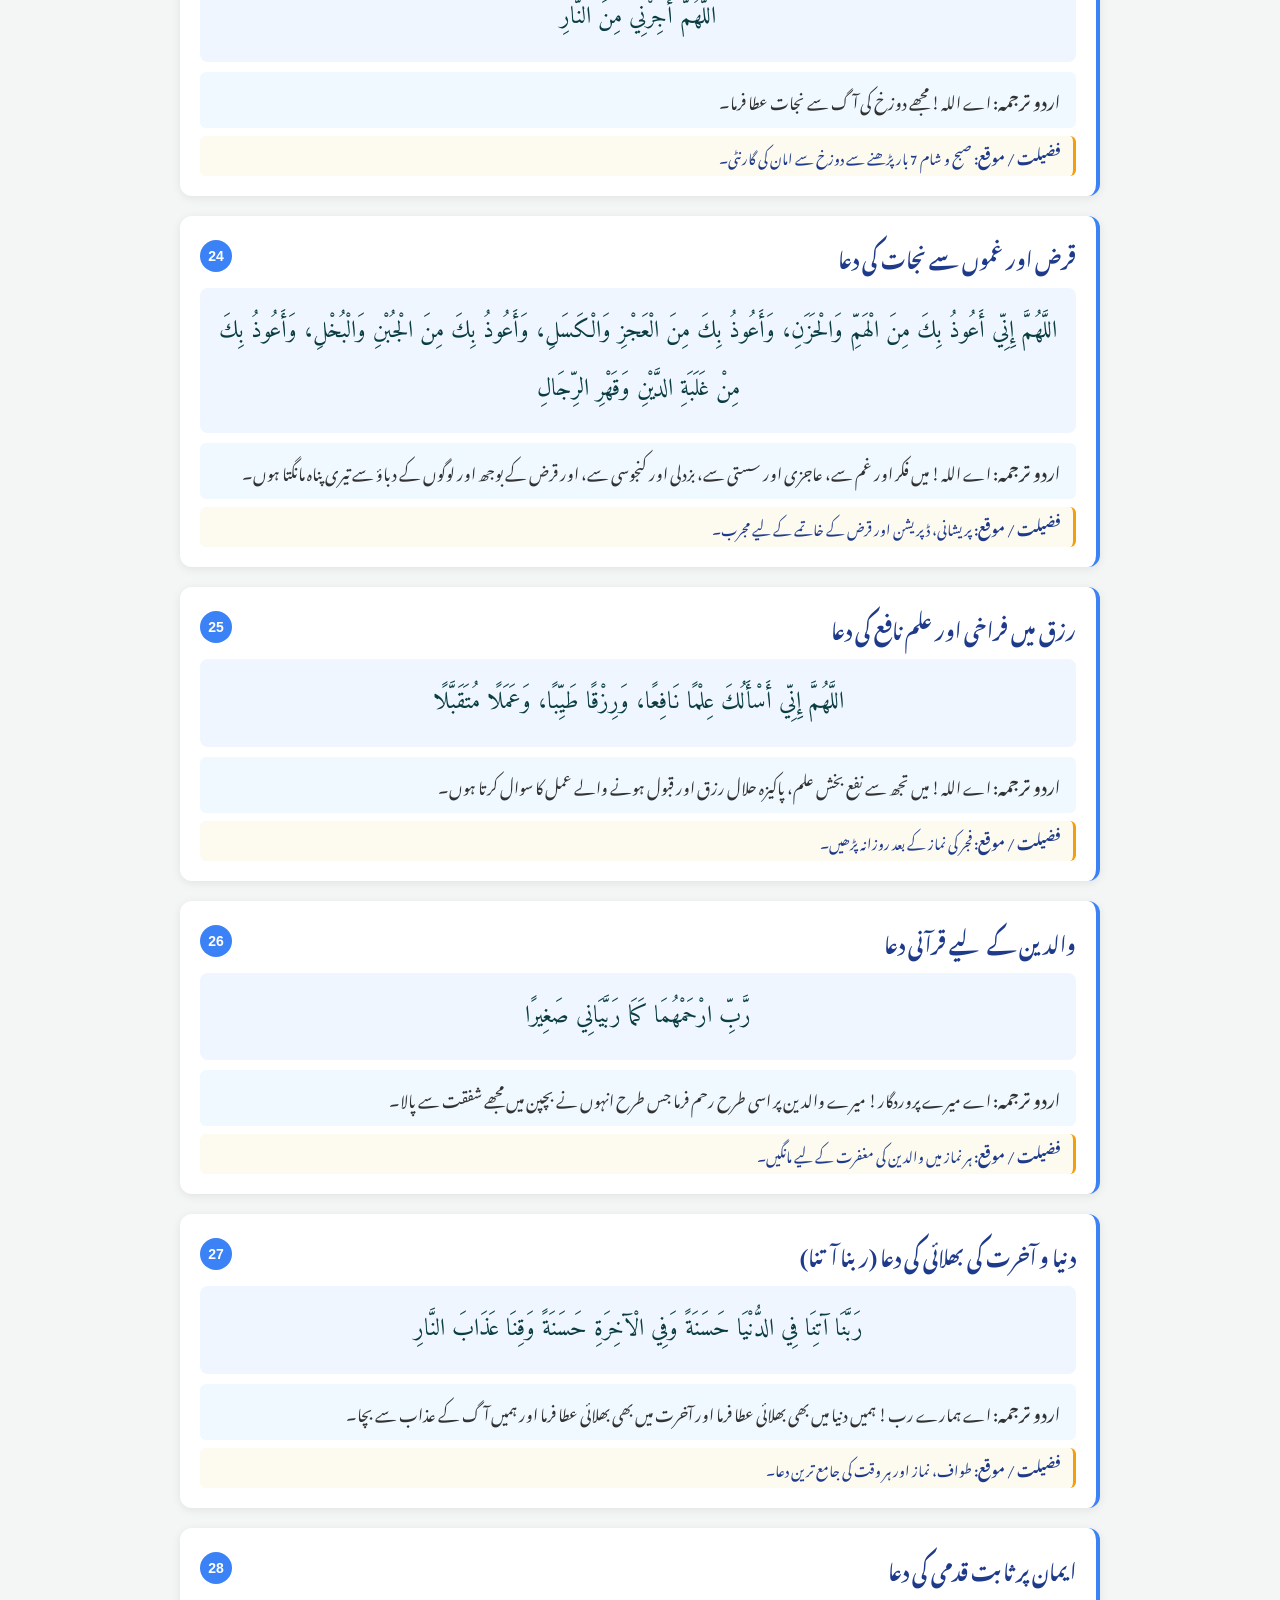
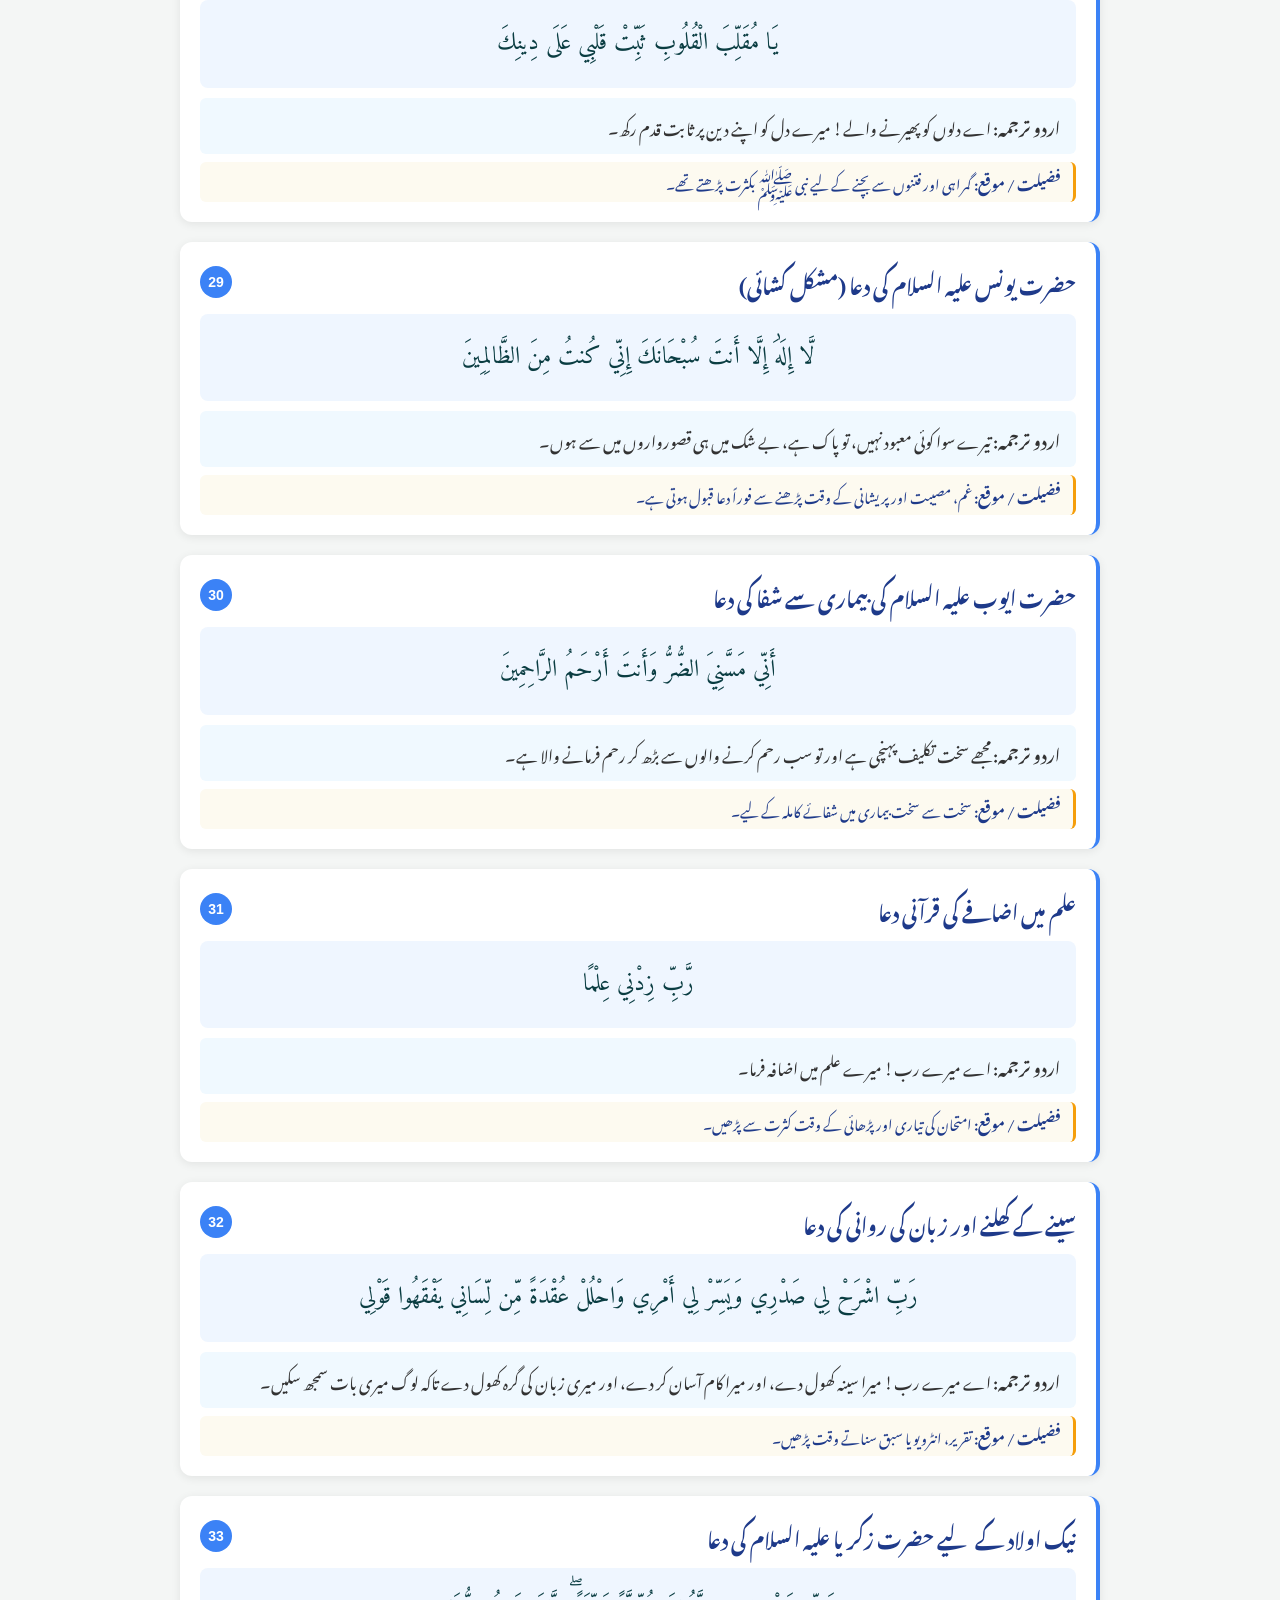
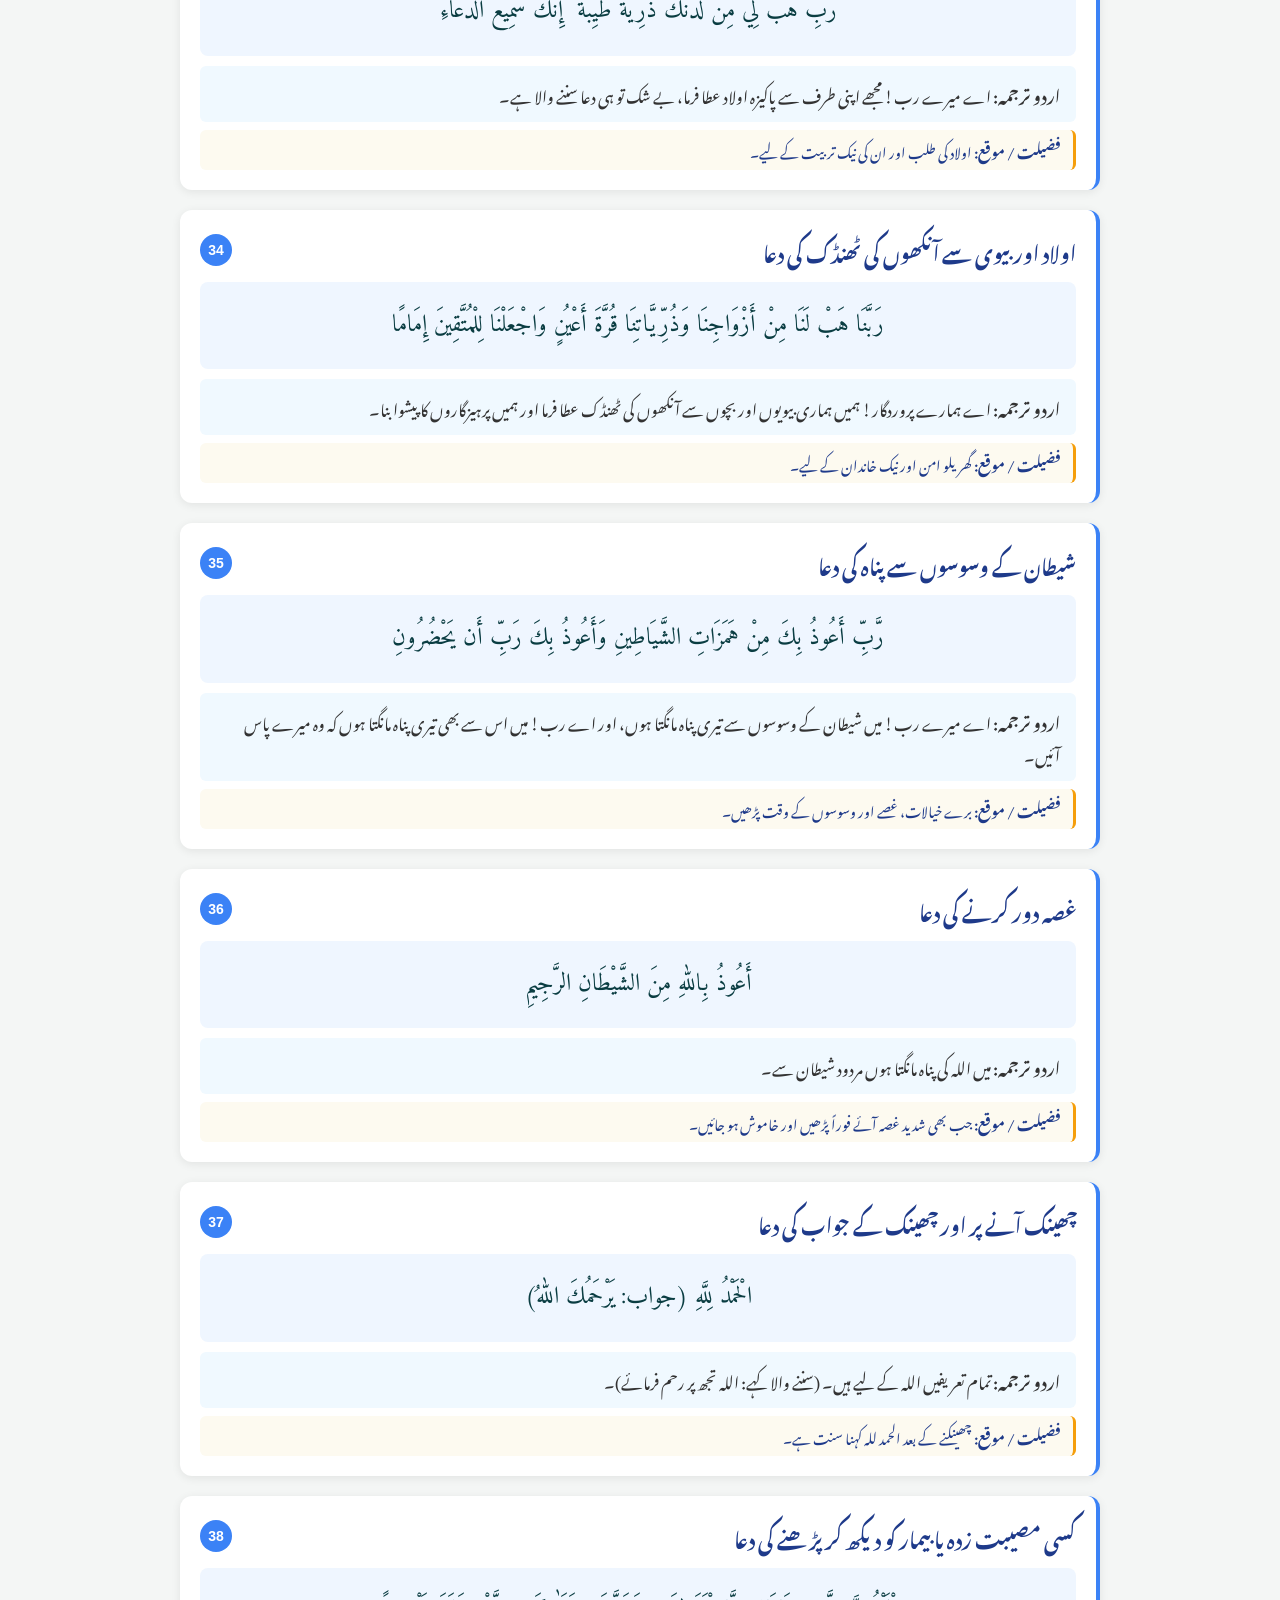
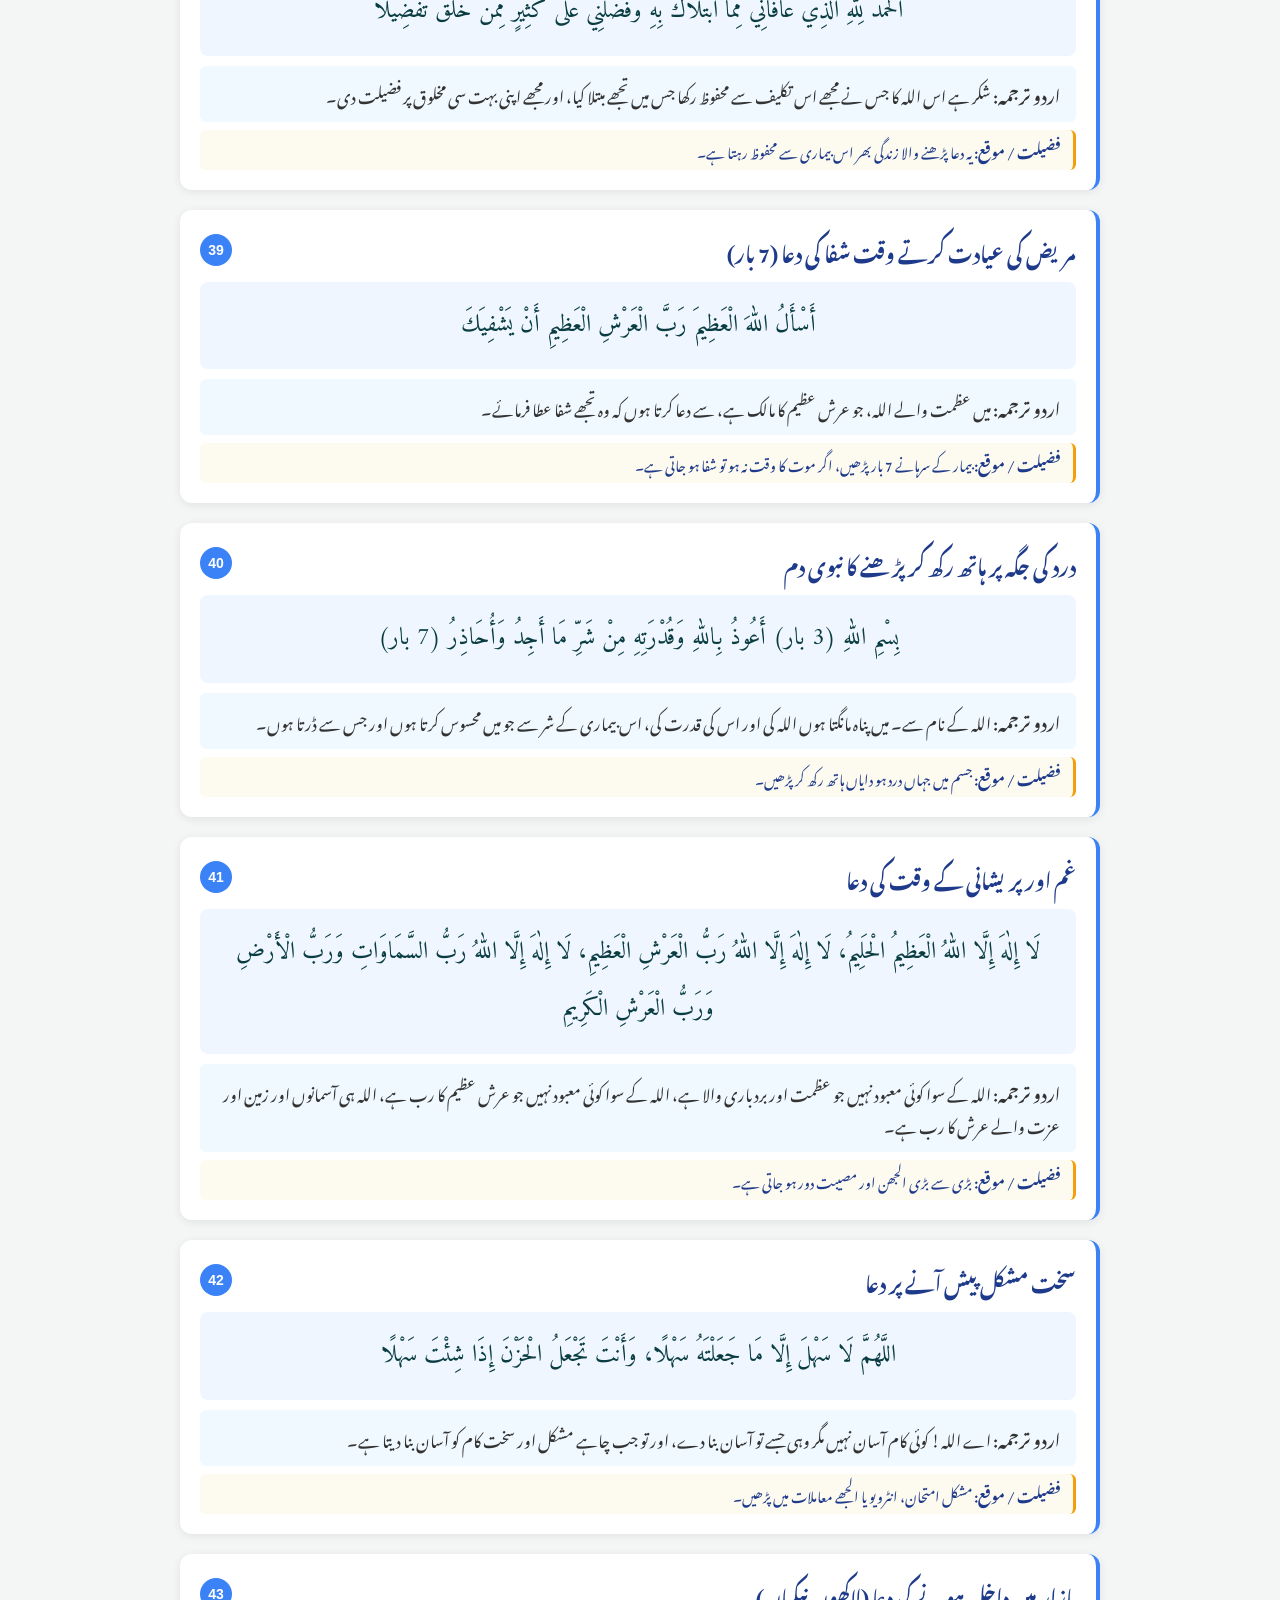
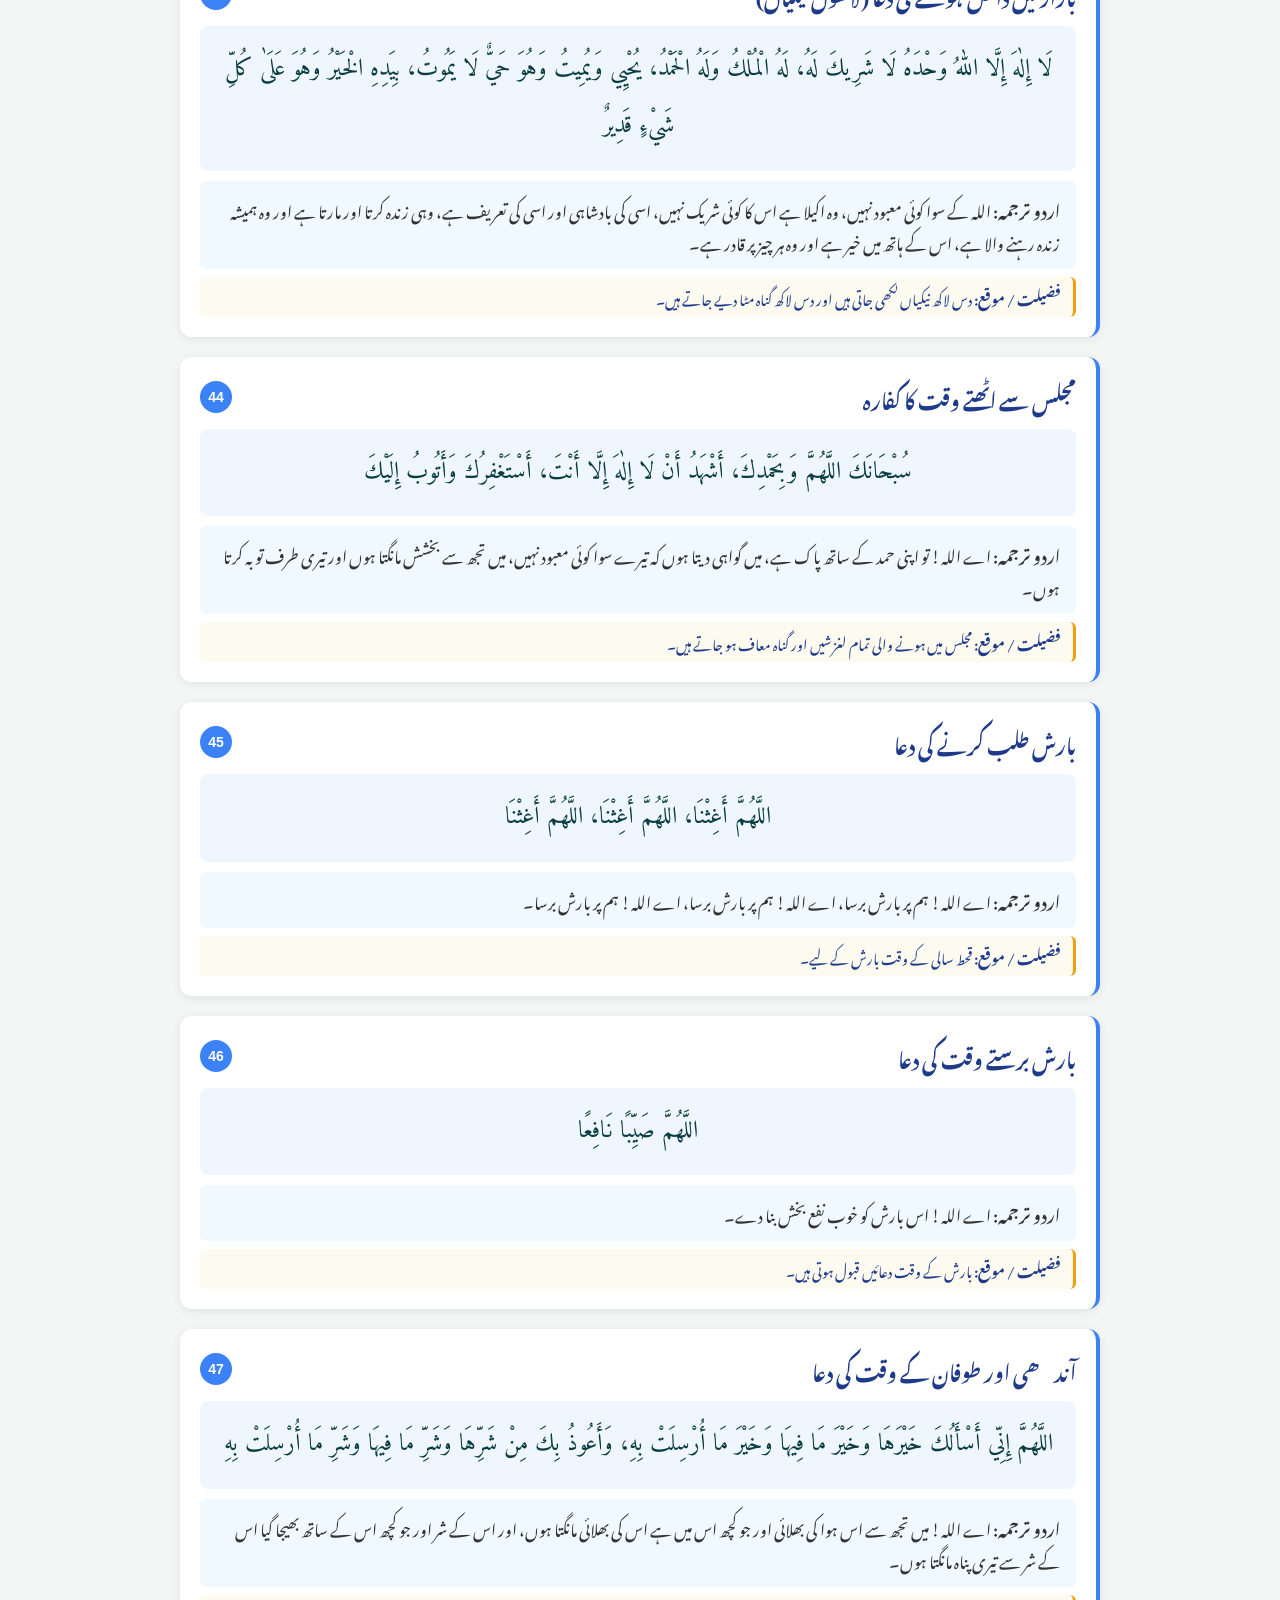
<file: duas.html>
<!DOCTYPE html>
<html lang="ur" dir="rtl">
<head>
    <meta charset="UTF-8">
    <meta name="viewport" content="width=device-width, initial-scale=1.0">
    
    <title>100+ مسنون دعائیں مع اردو ترجمہ و عربی متن | Masnoon Duain in Urdu | Nawab Zada Hacker</title>
    <meta name="description" content="100 سے زائد اہم ترین مسنون و قرآنی دعائیں اردو ترجمہ اور فضیلت کے ساتھ۔ صبح و شام، سفر، بیماری، رزق، حفاظت، نماز اور روزمرہ کی تمام مستند دعائیں۔ Free Daily Islamic Duas.">
    <meta name="keywords" content="100 Masnoon Duain, Islamic Duas in Urdu, مسنون دعائیں, صبح شام کے اذکار, حفاظت کی دعا, سفر کی دعا, رزق کی دعا, قرآنی دعائیں, Nawab Zada Hacker">
    <meta name="author" content="Nawab Zada Hacker">
    <meta name="robots" content="index, follow">

    <meta property="og:title" content="100+ مسنون دعائیں مع اردو ترجمہ و فضائل">
    <meta property="og:description" content="روزمرہ کی تمام مسنون اور قرآنی دعائیں عربی متن اور با محاورہ اردو ترجمہ کے ساتھ۔">
    <meta property="og:type" content="website">
    <meta property="og:locale" content="ur_PK">

    <link rel="preconnect" href="https://fonts.googleapis.com">
    <link rel="preconnect" href="https://fonts.gstatic.com" crossorigin>
    <link href="https://fonts.googleapis.com/css2?family=Noto+Nastaliq+Urdu:wght@400;700&family=Amiri:wght@700&display=swap" rel="stylesheet">
    
    <script type="application/ld+json">
    {
      "@context": "https://schema.org",
      "@type": "CollectionPage",
      "name": "100+ مسنون دعائیں مع اردو ترجمہ",
      "description": "مستند اسلامی اور قرآنی دعائیں مع اردو ترجمہ و برکات",
      "publisher": {
        "@type": "Organization",
        "name": "Nawab Zada Hacker"
      }
    }
    </script>
    
    <style>
        * {margin:0; padding:0; box-sizing:border-box;}
        body {font-family: 'Noto Nastaliq Urdu', serif; background: #f4f6f5; color: #222; direction: rtl; line-height: 2;}
        header {background: linear-gradient(135deg, #1e3a8a, #3b82f6); color: white; text-align: center; padding: 25px 10px;}
        header h1 {font-size: 28px; margin-bottom: 8px;}
        .developer-tag {font-size: 14px; opacity: 0.9;}
        nav {background: #fff; display: flex; justify-content: center; flex-wrap: wrap; gap: 12px; padding: 12px; box-shadow: 0 2px 5px rgba(0,0,0,0.1); position: sticky; top: 0; z-index: 100;}
        nav a {text-decoration: none; color: #1e3a8a; font-weight: 700; padding: 8px 15px; border-radius: 8px; transition: 0.3s;}
        nav a:hover, nav a.active {background: #1e3a8a; color: white;}
        .container {max-width: 950px; margin: 20px auto; padding: 15px;}
        .about-box {background: white; padding: 20px; border-radius: 12px; margin-bottom: 20px; box-shadow: 0 2px 10px rgba(0,0,0,0.08); border-top: 4px solid #3b82f6;}
        .about-box h2 {color: #1e3a8a; margin-bottom: 10px; text-align:center;}
        
        /* Search Box */
        .search-box-container {background: white; padding: 15px; border-radius: 12px; margin-bottom: 20px; box-shadow: 0 2px 10px rgba(0,0,0,0.08); text-align: center;}
        #duaSearchInput {width: 100%; max-width: 500px; padding: 10px 15px; font-family: 'Noto Nastaliq Urdu'; font-size: 16px; border: 2px solid #3b82f6; border-radius: 8px; outline: none;}

        .dua-card {background: white; padding: 20px; border-radius: 12px; margin-bottom: 20px; box-shadow: 0 2px 10px rgba(0,0,0,0.08); border-right: 4px solid #3b82f6; transition: 0.2s;}
        .dua-card:hover {box-shadow: 0 4px 15px rgba(59, 130, 246, 0.2);}
        .dua-card h3 {color: #1e3a8a; margin-bottom: 12px; font-size: 20px; display: flex; align-items: center; justify-content: space-between;}
        .dua-id {background: #3b82f6; color: white; border-radius: 50%; width: 32px; height: 32px; display: inline-flex; align-items: center; justify-content: center; font-size: 14px; font-family: sans-serif;}
        .arabic {font-family: 'Amiri', serif; font-size: 24px; line-height: 2.4; color: #0a3d42; text-align: center; background: #eff6ff; padding: 15px; border-radius: 8px; margin: 10px 0;}
        .translation {font-size: 16px; color: #333; background: #f0f9ff; padding: 12px 16px; border-radius: 6px; margin-bottom: 8px;}
        .benefit {font-size: 14px; color: #1e3a8a; background: #fdfaf0; padding: 6px 12px; border-radius: 6px; border-right: 3px solid #f59e0b;}

        footer {background: #1e3a8a; color: white; text-align: center; padding: 15px; margin-top: 30px;}
    </style>
</head>
<body>
    <header>
        <h1>مسنون و قرآنی دعائیں</h1>
        <p class="developer-tag">Developer Nawab Zada Hacker ☠️🙌</p>
    </header>

    <nav>
        <a href="index.html">صفحہ اول</a>
        <a href="quran.html">قرآن پاک</a>
        <a href="allah-names.html">اللہ کے نام</a>
        <a href="nabi-names.html">نبی کے نام</a>
        <a href="namaz.html">نماز</a>
        <a href="janaza.html">نمازِ جنازہ</a>
        <a href="duas.html" class="active">مسنون دعائیں</a>
    </nav>

    <main class="container">
        <article class="about-box">
            <h2>مسنون اور قرآنی دعاؤں کی اہمیت و برکات</h2>
            <p>دعا مؤمن کا سب سے بڑا ہتھیار اور عبادت کا مغز ہے۔ نبی کریم ﷺ کی تعلیم کردہ مسنون دعائیں اور قرآن مجید میں بیان کردہ انبیائے کرام کی دعائیں جامع اور ہر قسم کے شر سے حفاظت کا ذریعہ ہیں۔ اس صفحے پر 100 سے زائد اہم ترین روزمرہ، حفاظت، رزق اور بخشش کی دعائیں اردو ترجمہ کے ساتھ موجود ہیں۔</p>
        </article>

        <div class="search-box-container">
            <input type="text" id="duaSearchInput" placeholder="دعا کا نام یا الفاظ تلاش کریں (جیسے: سفر، کھانا، حفاظت)..." onkeyup="filterDuas()">
        </div>

        <div id="duasContainer"></div>
    </main>

    <footer>
        <p> Developer<strong> Nawab Zada Hacker ☠️🙌</strong> ©2026</p>
    </footer>

    <script>
        const duasList = [
            {id: 1, title: "آیۃ الکرسی (حفاظت کی جامع ترین آیت)", ar: "اللَّهُ لَا إِلَٰهَ إِلَّا هُوَ الْحَيُّ الْقَيُّومُ ۚ لَا تَأْخُذُهُ سِنَةٌ وَلَا نَوْمٌ ۚ لَهُ مَا فِي السَّمَاوَاتِ وَمَا فِي الْأَرْضِ ۗ مَنْ ذَا الَّذِي يَشْفَعُ عِنْدَهُ إِلَّا بِإِذْنِهِ ۚ يَعْلَمُ مَا بَيْنَ أَيْدِيهِمْ وَمَا خَلْفَهُمْ ۖ وَلَا يُحِيطُونَ بِشَيْءٍ مِنْ عِلْمِهِ إِلَّا بِمَا شَاءَ ۚ وَسِعَ كُرْسِيُّهُ السَّمَاوَاتِ وَالْأَرْضَ ۖ وَلَا يَئُودُهُ حِفْظُهُمَا ۚ وَهُوَ الْعَلِيُّ الْعَظِيمُ", ur: "اللہ کے سوا کوئی معبود نہیں، وہ ہمیشہ زندہ اور سب کا نگہبان ہے۔ اسے نہ اونگھ آتی ہے نہ نیند۔ جو کچھ آسمانوں اور زمین میں ہے سب اسی کا ہے۔", ben: "ہر نماز کے بعد اور رات سونے سے پہلے پڑھنے سے مکمل حفاظت رہتی ہے۔"},
            {id: 2, title: "سید الاستغفار (بخشش کی عظیم ترین دعا)", ar: "اللَّهُمَّ أَنْتَ رَبِّي لَا إِلَهَ إِلَّا أَنْتَ، خَلَقْتَنِي وَأَنَا عَبْدُكَ، وَأَنَا عَلَى عَهْدِكَ وَوَعْدِكَ مَا اسْتَطَعْتُ، أَعُوذُ بِكَ مِنْ شَرِّ مَا صَنَعْتُ، أَبُوءُ لَكَ بِنِعْمَتِكَ عَلَيَّ، وَأَبُوءُ لَكَ بِذَنْبِي فَاغْفِرْ لِي، فَإِنَّهُ لَا يَغْفِرُ الذُّنُوبَ إِلَّا أَنْتَ", ur: "اے اللہ! تو ہی میرا رب ہے، تیرے سوا کوئی معبود نہیں، تو نے ہی مجھے پیدا کیا اور میں تیرا بندہ ہوں۔ میں اپنی استطاعت کے مطابق تیرے عہد پر قائم ہوں۔ میں اپنے گناہوں کا اعتراف کرتا ہوں، پس مجھے بخش دے۔", ben: "جو صبح پڑھے اور شام سے پہلے مر جائے تو جنتی ہے اور جو شام کو پڑھے اور صبح سے پہلے مر جائے وہ بھی جنتی ہے۔"},
            {id: 3, title: "سفر کی دعا", ar: "سُبْحَانَ الَّذِي سَخَّرَ لَنَا هَٰذَا وَمَا كُنَّا لَهُ مُقْرِنِينَ وَإِنَّا إِلَىٰ رَبِّنَا لَمُنْقَلِبُونَ", ur: "پاک ہے وہ ذات جس نے اس (سواری) کو ہمارے تابع کر دیا حالانکہ ہم اسے قابو کرنے کی طاقت نہیں رکھتے تھے، اور ہم اپنے رب ہی کی طرف لوٹنے والے ہیں۔", ben: "گاڑی، موٹر سائیکل، جہاز یا کسی بھی سفر پر سوار ہوتے وقت پڑھیں۔"},
            {id: 4, title: "مسجد میں داخل ہونے کی دعا", ar: "اللَّهُمَّ افْتَحْ لِي أَبْوَابَ رَحْمَتِكَ", ur: "اے اللہ! میرے لیے اپنی رحمت کے دروازے کھول دے۔", ben: "دایاں پاؤں اندر رکھتے ہوئے پڑھیں۔"},
            {id: 5, title: "مسجد سے نکلنے کی دعا", ar: "اللَّهُمَّ إِنِّي أَسْأَلُكَ مِنْ فَضْلِكَ", ur: "اے اللہ! میں تجھ سے تیرے فضل کا سوال کرتا ہوں۔", ben: "بایاں پاؤں باہر رکھتے ہوئے پڑھیں۔"},
            {id: 6, title: "کھانا کھانے سے پہلے کی دعا", ar: "بِسْمِ اللهِ وَعَلَى بَرَكَةِ اللهِ", ur: "اللہ کے نام سے اور اللہ کی برکت کے ساتھ (کھانا شروع کرتا ہوں)۔", ben: "کھانے میں برکت پیدا ہوتی ہے۔"},
            {id: 7, title: "کھانے کے شروع میں بسم اللہ بھول جانے پر", ar: "بِسْمِ اللهِ أَوَّلَهُ وَآخِرَهُ", ur: "اللہ کے نام سے اس کے شروع اور اس کے آخر میں۔", ben: "کھانے کے دوران جب بھی یاد آئے یہ پڑھ لیں۔"},
            {id: 8, title: "کھانا کھانے کے بعد کی دعا", ar: "الْحَمْدُ لِلَّهِ الَّذِي أَطْعَمَنَا وَسَقَانَا وَجَعَلَنَا مُسْلِمِينَ", ur: "تمام تعریفیں اللہ کے لیے ہیں جس نے ہمیں کھلایا، پلایا اور ہمیں مسلمان بنایا۔", ben: "اللہ کا شکر ادا کرنے کا نبوی طریقہ۔"},
            {id: 9, title: "سونے سے پہلے کی دعا", ar: "اللَّهُمَّ بِاسْمِكَ أَمُوتُ وَأَحْيَا", ur: "اے اللہ! میں تیرے ہی نام کے ساتھ مرتا (سوتا) اور جیتا (جاگتا) ہوں۔", ben: "رات کو دائیں کروٹ لیٹ کر پڑھیں۔"},
            {id: 10, title: "سو کر بیدار ہونے کی دعا", ar: "الْحَمْدُ لِلَّهِ الَّذِي أَحْيَانَا بَعْدَ مَا أَمَاتَنَا وَإِلَيْهِ النُّشُورُ", ur: "تمام تعریفیں اس اللہ کے لیے ہیں جس نے ہمیں مارنے (سلانے) کے بعد زندہ کیا اور اسی کی طرف لوٹ کر جانا ہے۔", ben: "صبح اٹھتے ہی سب سے پہلے پڑھیں۔"},
            {id: 11, title: "بیت الخلاء (واش روم) جانے کی دعا", ar: "اللَّهُمَّ إِنِّي أَعُوذُ بِكَ مِنَ الْخُبُثِ وَالْخَبَائِثِ", ur: "اے اللہ! میں ناپاک جنات (نر اور مادہ) کی برائی سے تیری پناہ مانگتا ہوں۔", ben: "بایاں پاؤں اندر رکھتے ہوئے پڑھیں۔"},
            {id: 12, title: "بیت الخلاء سے باہر آنے کی دعا", ar: "غُفْرَانَكَ ، الْحَمْدُ لِلَّهِ الَّذِي أَذْهَبَ عَنِّي الْأَذَى وَعَافَانِي", ur: "اے اللہ! میں تجھ سے بخشش مانگتا ہوں۔ شکر ہے اس اللہ کا جس نے مجھ سے تکلیف دہ چیز دور کی اور مجھے عافیت دی۔", ben: "دایاں پاؤں باہر رکھتے ہوئے پڑھیں۔"},
            {id: 13, title: "گھر میں داخل ہونے کی دعا", ar: "بِسْمِ اللهِ وَلَجْنَا، وَبِسْمِ اللهِ خَرَجْنَا، وَعَلَى اللهِ رَبِّنَا تَوَكَّلْنَا", ur: "اللہ کے نام سے ہم داخل ہوئے، اور اللہ ہی کے نام سے ہم نکلے، اور اپنے رب اللہ پر ہم نے بھروسا کیا۔", ben: "گھر میں داخل ہوتے ہی سلام کریں اور یہ دعا پڑھیں۔"},
            {id: 14, title: "گھر سے باہر نکلتے وقت کی دعا", ar: "بِسْمِ اللهِ تَوَكَّلْتُ عَلَى اللهِ، لَا حَوْلَ وَلَا قُوَّةَ إِلَّا بِاللهِ", ur: "اللہ کے نام سے، میں نے اللہ پر بھروسا کیا، برائی سے بچنے اور نیکی کرنے کی طاقت اللہ ہی کی توفیق سے ہے۔", ben: "ہر مصیبت، شیطان اور گمراہی سے امان رہتی ہے۔"},
            {id: 15, title: "وضو شروع کرنے کی دعا", ar: "بِسْمِ اللهِ الرَّحْمٰنِ الرَّحِيمِ", ur: "اللہ کے نام سے شروع جو بڑا مہربان نہایت رحم والا ہے۔", ben: "وضو سے پہلے پڑھنا مسنون ہے۔"},
            {id: 16, title: "وضو کے بعد کی دعا", ar: "أَشْهَدُ أَنْ لَا إِلٰهَ إِلَّا اللهُ وَحْدَهُ لَا شَرِيكَ لَهُ، وَأَشْهَدُ أَنَّ مُحَمَّدًا عَبْدُهُ وَرَسُولُهُ، اللَّهُمَّ اجْعَلْنِي مِنَ التَّوَّابِينَ وَاجْعَلْنِي مِنَ الْمُتَطَهِّرِينَ", ur: "میں گواہی دیتا ہوں کہ اللہ کے سوا کوئی معبود نہیں اور محمد ﷺ اس کے بندے اور رسول ہیں۔ اے اللہ مجھے توبہ کرنے والوں اور پاک صاف رہنے والوں میں بنا دے۔", ben: "اس کے لیے جنت کے آٹھوں دروازے کھول دیے جاتے ہیں۔"},
            {id: 17, title: "لباس / کپڑے پہننے کی دعا", ar: "الْحَمْدُ لِلَّهِ الَّذِي كَسَانِي هٰذَا الثَّوْبَ وَرَزَقَنِيهِ مِنْ غَيْرِ حَوْلٍ مِنِّي وَلَا قُوَّةٍ", ur: "تمام تعریفیں اللہ کے لیے ہیں جس نے مجھے یہ کپڑا پہنایا اور میری طاقت اور تدبیر کے بغیر مجھے یہ عطا کیا۔", ben: "پچھلے تمام گناہ معاف ہو جاتے ہیں۔"},
            {id: 18, title: "نیا لباس پہننے کی دعا", ar: "اللَّهُمَّ لَكَ الْحَمْدُ أَنْتَ كَسَوْتَنِيهِ، أَسْأَلُكَ مِنْ خَيْرِهِ وَخَيْرِ مَا صُنِعَ لَهُ، وَأَعُوذُ بِكَ مِنْ شَرِّهِ وَشَرِّ مَا صُنِعَ لَهُ", ur: "اے اللہ! تیرے ہی لیے حمد ہے کہ تو نے مجھے یہ پہنایا، میں تجھ سے اس کی خیر اور اس مقصد کی خیر مانگتا ہوں جس کے لیے یہ بنایا گیا، اور اس کے شر سے پناہ مانگتا ہوں۔", ben: "نئے لباس میں برکت رہتی ہے۔"},
            {id: 19, title: "آئینہ دیکھنے کی دعا", ar: "اللَّهُمَّ أَنْتَ حَسَّنْتَ خَلْقِي فَحَسِّنْ خُلُقِي", ur: "اے اللہ! جس طرح تو نے میری صورت اچھی بنائی ہے، اسی طرح میرے اخلاق بھی اچھے بنا دے۔", ben: "حسنِ اخلاق کی توفیق ملتی ہے۔"},
            {id: 20, title: "صبح کے وقت پڑھنے کی دعا", ar: "أَصْبَحْنَا وَأَصْبَحَ الْمُلْكُ لِلَّهِ، وَالْحَمْدُ لِلَّهِ، لَا إِلٰهَ إِلَّا اللهُ وَحْدَهُ لَا شَرِيكَ لَهُ", ur: "ہم نے صبح کی اور اللہ کے سارے ملک نے صبح کی، سب تعریف اللہ کے لیے ہے، اللہ کے سوا کوئی معبود نہیں وہ اکیلا ہے اس کا کوئی شریک نہیں۔", ben: "دن بھر حفاظت اور برکت کا سبب ہے۔"},
            {id: 21, title: "شام کے وقت پڑھنے کی دعا", ar: "أَمْسَيْنَا وَأَمْسَى الْمُلْكُ لِلَّهِ، وَالْحَمْدُ لِلَّهِ، لَا إِلٰهَ إِلَّا اللهُ وَحْدَهُ لَا شَرِيكَ لَهُ", ur: "ہم نے شام کی اور اللہ کے سارے ملک نے شام کی، سب تعریف اللہ کے لیے ہے، اللہ کے سوا کوئی معبود نہیں وہ اکیلا ہے اس کا کوئی شریک نہیں۔", ben: "رات بھر ہر آفت اور بلا سے حفاظت۔"},
            {id: 22, title: "ہر قسم کے نقصان سے حفاظت کی دعا (3 بار)", ar: "بِسْمِ اللهِ الَّذِي لَا يَضُرُّ مَعَ اسْمِهِ شَيْءٌ فِي الْأَرْضِ وَلَا فِي السَّمَاءِ وَهُوَ السَّمِيعُ الْعَلِيمُ", ur: "اللہ کے نام سے جس کے نام کی برکت سے زمین اور آسمان میں کوئی چیز نقصان نہیں پہنچا سکتی اور وہی خوب سننے والا اور جاننے والا ہے۔", ben: "صبح و شام 3 بار پڑھنے والے کو زہر، جادو یا اچانک حادثہ نقصان نہیں دے سکتا۔"},
            {id: 23, title: "جہنم سے نجات کی دعا (صبح و شام 7 بار)", ar: "اللَّهُمَّ أَجِرْنِي مِنَ النَّارِ", ur: "اے اللہ! مجھے دوزخ کی آگ سے نجات عطا فرما۔", ben: "صبح و شام 7 بار پڑھنے سے دوزخ سے امان کی گارنٹی۔"},
            {id: 24, title: "قرض اور غموں سے نجات کی دعا", ar: "اللَّهُمَّ إِنِّي أَعُوذُ بِكَ مِنَ الْهَمِّ وَالْحَزَنِ، وَأَعُوذُ بِكَ مِنَ الْعَجْزِ وَالْكَسَلِ، وَأَعُوذُ بِكَ مِنَ الْجُبْنِ وَالْبُخْلِ، وَأَعُوذُ بِكَ مِنْ غَلَبَةِ الدَّيْنِ وَقَهْرِ الرِّجَالِ", ur: "اے اللہ! میں فکر اور غم سے، عاجزی اور سستی سے، بزدلی اور کنجوسی سے، اور قرض کے بوجھ اور لوگوں کے دباؤ سے تیری پناہ مانگتا ہوں۔", ben: "پریشانی، ڈپریشن اور قرض کے خاتمے کے لیے مجرب۔"},
            {id: 25, title: "رزق میں فراخی اور علم نافع کی دعا", ar: "اللَّهُمَّ إِنِّي أَسْأَلُكَ عِلْمًا نَافِعًا، وَرِزْقًا طَيِّبًا، وَعَمَلًا مُتَقَبَّلًا", ur: "اے اللہ! میں تجھ سے نفع بخش علم، پاکیزہ حلال رزق اور قبول ہونے والے عمل کا سوال کرتا ہوں۔", ben: "فجر کی نماز کے بعد روزانہ پڑھیں۔"},
            {id: 26, title: "والدین کے لیے قرآنی دعا", ar: "رَّبِّ ارْحَمْهُمَا كَمَا رَبَّيَانِي صَغِيرًا", ur: "اے میرے پروردگار! میرے والدین پر اسی طرح رحم فرما جس طرح انہوں نے بچپن میں مجھے شفقت سے پالا۔", ben: "ہر نماز میں والدین کی مغفرت کے لیے مانگیں۔"},
            {id: 27, title: "دنیا و آخرت کی بھلائی کی دعا (ربنا آتنا)", ar: "رَبَّنَا آتِنَا فِي الدُّنْيَا حَسَنَةً وَفِي الْآخِرَةِ حَسَنَةً وَقِنَا عَذَابَ النَّارِ", ur: "اے ہمارے رب! ہمیں دنیا میں بھی بھلائی عطا فرما اور آخرت میں بھی بھلائی عطا فرما اور ہمیں آگ کے عذاب سے بچا۔", ben: "طواف، نماز اور ہر وقت کی جامع ترین دعا۔"},
            {id: 28, title: "ایمان پر ثابت قدمی کی دعا", ar: "يَا مُقَلِّبَ الْقُلُوبِ ثَبِّتْ قَلْبِي عَلَى دِينِكَ", ur: "اے دلوں کو پھیرنے والے! میرے دل کو اپنے دین پر ثابت قدم رکھ۔", ben: "گمراہی اور فتنوں سے بچنے کے لیے نبی ﷺ بکثرت پڑھتے تھے۔"},
            {id: 29, title: "حضرت یونس علیہ السلام کی دعا (مشکل کشائی)", ar: "لَّا إِلَٰهَ إِلَّا أَنتَ سُبْحَانَكَ إِنِّي كُنتُ مِنَ الظَّالِمِينَ", ur: "تیرے سوا کوئی معبود نہیں، تو پاک ہے، بے شک میں ہی قصورواروں میں سے ہوں۔", ben: "غم، مصیبت اور پریشانی کے وقت پڑھنے سے فوراً دعا قبول ہوتی ہے۔"},
            {id: 30, title: "حضرت ایوب علیہ السلام کی بیماری سے شفا کی دعا", ar: "أَنِّي مَسَّنِيَ الضُّرُّ وَأَنتَ أَرْحَمُ الرَّاحِمِينَ", ur: "مجھے سخت تکلیف پہنچی ہے اور تو سب رحم کرنے والوں سے بڑھ کر رحم فرمانے والا ہے۔", ben: "سخت سے سخت بیماری میں شفائے کاملہ کے لیے۔"},
            {id: 31, title: "علم میں اضافے کی قرآنی دعا", ar: "رَّبِّ زِدْنِي عِلْمًا", ur: "اے میرے رب! میرے علم میں اضافہ فرما۔", ben: "امتحان کی تیاری اور پڑھائی کے وقت کثرت سے پڑھیں۔"},
            {id: 32, title: "سینے کے کھلنے اور زبان کی روانی کی دعا", ar: "رَبِّ اشْرَحْ لِي صَدْرِي وَيَسِّرْ لِي أَمْرِي وَاحْلُلْ عُقْدَةً مِّن لِّسَانِي يَفْقَهُوا قَوْلِي", ur: "اے میرے رب! میرا سینہ کھول دے، اور میرا کام آسان کر دے، اور میری زبان کی گرہ کھول دے تاکہ لوگ میری بات سمجھ سکیں۔", ben: "تقریر، انٹرویو یا سبق سناتے وقت پڑھیں۔"},
            {id: 33, title: "نیک اولاد کے لیے حضرت زکریا علیہ السلام کی دعا", ar: "رَبِّ هَبْ لِي مِن لَّدُنكَ ذُرِّيَّةً طَيِّبَةً ۖ إِنَّكَ سَمِيعُ الدُّعَاءِ", ur: "اے میرے رب! مجھے اپنی طرف سے پاکیزہ اولاد عطا فرما، بے شک تو ہی دعا سننے والا ہے۔", ben: "اولاد کی طلب اور ان کی نیک تربیت کے لیے۔"},
            {id: 34, title: "اولاد اور بیوی سے آنکھوں کی ٹھنڈک کی دعا", ar: "رَبَّنَا هَبْ لَنَا مِنْ أَزْوَاجِنَا وَذُرِّيَّاتِنَا قُرَّةَ أَعْيُنٍ وَاجْعَلْنَا لِلْمُتَّقِينَ إِمَامًا", ur: "اے ہمارے پروردگار! ہمیں ہماری بیویوں اور بچوں سے آنکھوں کی ٹھنڈک عطا فرما اور ہمیں پرہیزگاروں کا پیشوا بنا۔", ben: "گھریلو امن اور نیک خاندان کے لیے۔"},
            {id: 35, title: "شیطان کے وسوسوں سے پناہ کی دعا", ar: "رَّبِّ أَعُوذُ بِكَ مِنْ هَمَزَاتِ الشَّيَاطِينِ وَأَعُوذُ بِكَ رَبِّ أَن يَحْضُرُونِ", ur: "اے میرے رب! میں شیطان کے وسوسوں سے تیری پناہ مانگتا ہوں، اور اے رب! میں اس سے بھی تیری پناہ مانگتا ہوں کہ وہ میرے پاس آئیں۔", ben: "برے خیالات، غصے اور وسوسوں کے وقت پڑھیں۔"},
            {id: 36, title: "غصہ دور کرنے کی دعا", ar: "أَعُوذُ بِاللهِ مِنَ الشَّيْطَانِ الرَّجِيمِ", ur: "میں اللہ کی پناہ مانگتا ہوں مردود شیطان سے۔", ben: "جب بھی شدید غصہ آئے فوراً پڑھیں اور خاموش ہو جائیں۔"},
            {id: 37, title: "چھینک آنے پر اور چھینک کے جواب کی دعا", ar: "الْحَمْدُ لِلَّهِ (جواب: يَرْحَمُكَ اللهُ)", ur: "تمام تعریفیں اللہ کے لیے ہیں۔ (سننے والا کہے: اللہ تجھ پر رحم فرمائے)۔", ben: "چھینکنے کے بعد الحمد للہ کہنا سنت ہے۔"},
            {id: 38, title: "کسی مصیبت زدہ یا بیمار کو دیکھ کر پڑھنے کی دعا", ar: "الْحَمْدُ لِلَّهِ الَّذِي عَافَانِي مِمَّا ابْتَلَاكَ بِهِ وَفَضَّلَنِي عَلَىٰ كَثِيرٍ مِمَّنْ خَلَقَ تَفْضِيلًا", ur: "شکر ہے اس اللہ کا جس نے مجھے اس تکلیف سے محفوظ رکھا جس میں تجھے مبتلا کیا، اور مجھے اپنی بہت سی مخلوق پر فضیلت دی۔", ben: "یہ دعا پڑھنے والا زندگی بھر اس بیماری سے محفوظ رہتا ہے۔"},
            {id: 39, title: "مریض کی عیادت کرتے وقت شفا کی دعا (7 بار)", ar: "أَسْأَلُ اللهَ الْعَظِيمَ رَبَّ الْعَرْشِ الْعَظِيمِ أَنْ يَشْفِيَكَ", ur: "میں عظمت والے اللہ، جو عرش عظیم کا مالک ہے، سے دعا کرتا ہوں کہ وہ تجھے شفا عطا فرمائے۔", ben: "بیمار کے سرہانے 7 بار پڑھیں، اگر موت کا وقت نہ ہو تو شفا ہو جاتی ہے۔"},
            {id: 40, title: "درد کی جگہ پر ہاتھ رکھ کر پڑھنے کا نبوی دم", ar: "بِسْمِ اللهِ (3 بار) أَعُوذُ بِاللهِ وَقُدْرَتِهِ مِنْ شَرِّ مَا أَجِدُ وَأُحَاذِرُ (7 بار)", ur: "اللہ کے نام سے۔ میں پناہ مانگتا ہوں اللہ کی اور اس کی قدرت کی، اس بیماری کے شر سے جو میں محسوس کرتا ہوں اور جس سے ڈرتا ہوں۔", ben: "جسم میں جہاں درد ہو دایاں ہاتھ رکھ کر پڑھیں۔"},
            {id: 41, title: "غم اور پریشانی کے وقت کی دعا", ar: "لَا إِلٰهَ إِلَّا اللهُ الْعَظِيمُ الْحَلِيمُ، لَا إِلٰهَ إِلَّا اللهُ رَبُّ الْعَرْشِ الْعَظِيمِ، لَا إِلٰهَ إِلَّا اللهُ رَبُّ السَّمَاوَاتِ وَرَبُّ الْأَرْضِ وَرَبُّ الْعَرْشِ الْكَرِيمِ", ur: "اللہ کے سوا کوئی معبود نہیں جو عظمت اور بردباری والا ہے، اللہ کے سوا کوئی معبود نہیں جو عرش عظیم کا رب ہے، اللہ ہی آسمانوں اور زمین اور عزت والے عرش کا رب ہے۔", ben: "بڑی سے بڑی الجھن اور مصیبت دور ہو جاتی ہے۔"},
            {id: 42, title: "سخت مشکل پیش آنے پر دعا", ar: "اللَّهُمَّ لَا سَهْلَ إِلَّا مَا جَعَلْتَهُ سَهْلًا، وَأَنْتَ تَجْعَلُ الْحَزْنَ إِذَا شِئْتَ سَهْلًا", ur: "اے اللہ! کوئی کام آسان نہیں مگر وہی جسے تو آسان بنا دے، اور تو جب چاہے مشکل اور سخت کام کو آسان بنا دیتا ہے۔", ben: "مشکل امتحان، انٹرویو یا الجھے معاملات میں پڑھیں۔"},
            {id: 43, title: "بازار میں داخل ہونے کی دعا (لاکھوں نیکیاں)", ar: "لَا إِلٰهَ إِلَّا اللهُ وَحْدَهُ لَا شَرِيكَ لَهُ، لَهُ الْمُلْكُ وَلَهُ الْحَمْدُ، يُحْيِي وَيُمِيتُ وَهُوَ حَيٌّ لَا يَمُوتُ، بِيَدِهِ الْخَيْرُ وَهُوَ عَلَىٰ كُلِّ شَيْءٍ قَدِيرٌ", ur: "اللہ کے سوا کوئی معبود نہیں، وہ اکیلا ہے اس کا کوئی شریک نہیں، اسی کی بادشاہی اور اسی کی تعریف ہے، وہی زندہ کرتا اور مارتا ہے اور وہ ہمیشہ زندہ رہنے والا ہے، اس کے ہاتھ میں خیر ہے اور وہ ہر چیز پر قادر ہے۔", ben: "دس لاکھ نیکیاں لکھی جاتی ہیں اور دس لاکھ گناہ مٹا دیے جاتے ہیں۔"},
            {id: 44, title: "مجلس سے اٹھتے وقت کا کفارہ", ar: "سُبْحَانَكَ اللَّهُمَّ وَبِحَمْدِكَ، أَشْهَدُ أَنْ لَا إِلٰهَ إِلَّا أَنْتَ، أَسْتَغْفِرُكَ وَأَتُوبُ إِلَيْكَ", ur: "اے اللہ! تو اپنی حمد کے ساتھ پاک ہے، میں گواہی دیتا ہوں کہ تیرے سوا کوئی معبود نہیں، میں تجھ سے بخشش مانگتا ہوں اور تیری طرف توبہ کرتا ہوں۔", ben: "مجلس میں ہونے والی تمام لغزشیں اور گناہ معاف ہو جاتے ہیں۔"},
            {id: 45, title: "بارش طلب کرنے کی دعا", ar: "اللَّهُمَّ أَغِثْنَا، اللَّهُمَّ أَغِثْنَا، اللَّهُمَّ أَغِثْنَا", ur: "اے اللہ! ہم پر بارش برسا، اے اللہ! ہم پر بارش برسا، اے اللہ! ہم پر بارش برسا۔", ben: "قحط سالی کے وقت بارش کے لیے۔"},
            {id: 46, title: "بارش برستے وقت کی دعا", ar: "اللَّهُمَّ صَيِّبًا نَافِعًا", ur: "اے اللہ! اس بارش کو خوب نفع بخش بنا دے۔", ben: "بارش کے وقت دعائیں قبول ہوتی ہیں۔"},
            {id: 47, title: "آندھی اور طوفان کے وقت کی دعا", ar: "اللَّهُمَّ إِنِّي أَسْأَلُكَ خَيْرَهَا وَخَيْرَ مَا فِيهَا وَخَيْرَ مَا أُرْسِلَتْ بِهِ، وَأَعُوذُ بِكَ مِنْ شَرِّهَا وَشَرِّ مَا فِيهَا وَشَرِّ مَا أُرْسِلَتْ بِهِ", ur: "اے اللہ! میں تجھ سے اس ہوا کی بھلائی اور جو کچھ اس میں ہے اس کی بھلائی مانگتا ہوں، اور اس کے شر اور جو کچھ اس کے ساتھ بھیجا گیا اس کے شر سے تیری پناہ مانگتا ہوں۔", ben: "طوفانی نقصانات سے حفاظت۔"},
            {id: 48, title: "بادل کی گرج سن کر پڑھنے کی دعا", ar: "سُبْحَانَ الَّذِي يُسَبِّحُ الرَّعْدُ بِحَمْدِهِ وَالْمَلَائِكَةُ مِنْ خِيفَتِهِ", ur: "پاک ہے وہ ذات جس کی تسبیح بیان کرتی ہے کڑک اس کی تعریف کے ساتھ، اور فرشتے بھی اس کے خوف سے تسبیح کرتے ہیں۔", ben: "آسمانی بجلی اور آفت سے امان رہتی ہے۔"},
            {id: 49, title: "قرض کی ادائیگی کی خاص دعا", ar: "اللَّهُمَّ اكْفِنِي بِحَلَالِكَ عَنْ حَرَامِكَ، وَأَغْنِنِي بِفَضْلِكَ عَمَّنْ سِوَاكَ", ur: "اے اللہ! مجھے حلال رزق دے کر حرام سے بچا، اور اپنے فضل کے ذریعے مجھے اپنے سوا ہر کسی سے بے پرواہ اور غنی کر دے۔", ben: "پہاڑ جتنا قرض بھی ہو تو اللہ تعالی غیب سے ادا فرما دیتا ہے۔"},
            {id: 50, title: "مصیبت یا کسی کے انتقال پر پڑھنے کی دعا", ar: "إِنَّا لِلَّهِ وَإِنَّا إِلَيْهِ رَاجِعُونَ، اللَّهُمَّ أْجُرْنِي فِي مُصِيبَتِي وَأَخْلِفْ لِي خَيْرًا مِنْهَا", ur: "ہم اللہ ہی کے ہیں اور اسی کی طرف لوٹنے والے ہیں۔ اے اللہ! مجھے اس مصیبت پر اجر دے اور مجھے اس کا بہترین بدل عطا فرما۔", ben: "اللہ تعالی مصیبت کے بعد اس سے بہتر چیز عطا فرماتا ہے۔"},
            {id: 51, title: "وضو کے درمیان پڑھنے کی دعا", ar: "اللَّهُمَّ اغْفِرْ لِي ذَنْبِي، وَوَسِّعْ لِي فِي دَارِي، وَبَارِكْ لِي فِي رِزْقِي", ur: "اے اللہ! میرے گناہ بخش دے، میرے گھر میں کشادگی فرما اور میرے رزق میں برکت عطا فرما۔", ben: "گھر اور روزگار میں وسعت کے لیے۔"},
            {id: 52, title: "نماز جنازہ کی دعا (بالغین کے لیے)", ar: "اللَّهُمَّ اغْفِرْ لِحَيِّنَا وَمَيِّتِنَا، وَشَاهِدِنَا وَغَائِبِنَا، وَصَغِيرِنَا وَكَبِيرِنَا، وَذَكَرِنَا وَأُنْثَانَا", ur: "اے اللہ! ہمارے زندوں اور مردوں کو، حاضر اور غائب کو، چھوٹوں اور بڑوں کو اور مردوں اور عورتوں کو بخش دے۔", ben: "میت کی مغفرت اور بخشش۔"},
            {id: 53, title: "نماز جنازہ کی دعا (نابالغ بچے کے لیے)", ar: "اللَّهُمَّ اجْعَلْهُ لَنَا فَرَطًا، وَاجْعَلْهُ لَنَا أَجْرًا وَذُخْرًا، وَاجْعَلْهُ لَنَا شَافِعًا وَمُشَفَّعًا", ur: "اے اللہ! اس بچے کو ہمارے لیے آگے پہنچنے والا سامان بنا، اور اسے ہمارے لیے اجر و ذخیرہ بنا، اور اسے ہمارے لیے سفارشی بنا جس کی سفارش قبول کی جائے۔", ben: "نابالغ لڑکے کے جنازے میں پڑھی جاتی ہے۔"},
            {id: 54, title: "قبرستان میں داخل ہونے کی دعا", ar: "السَّلَامُ عَلَيْكُمْ أَهْلَ الدِّيَارِ مِنَ الْمُؤْمِنِينَ وَالْمُسْلِمِينَ، وَإِنَّا إِنْ شَاءَ اللهُ بِكُمْ لَاحِقُونَ، نَسْأَلُ اللهَ لَنَا وَلَكُمُ الْعَافِيَةَ", ur: "اے مؤمنوں اور مسلمانوں کی بستی والو! تم پر سلامتی ہو۔ اور بے شک ہم بھی انشاء اللہ تم سے ملنے والے ہیں، ہم اللہ سے اپنے لیے اور تمہارے لیے عافیت مانگتے ہیں۔", ben: "قبرستان جانے پر اہل قبور کو سلام کا نبوی طریقہ۔"},
            {id: 55, title: "چاند دیکھنے کی دعا", ar: "اللَّهُمَّ أَهِلَّهُ عَلَيْنَا بِالْيُمْنِ وَالإِيمَانِ، وَالسَّلَامَةِ وَالإِسْلَامِ، رَبِّي وَرَبُّكَ اللَّهُ", ur: "اے اللہ! اس چاند کو ہم پر برکت، ایمان، سلامتی اور اسلام کے ساتھ طلوع فرما۔ (اے چاند) میرا اور تیرا رب اللہ ہے۔", ben: "نیا چاند دیکھ کر پڑھیں۔"},
            {id: 56, title: "روزہ افطار کرنے کی دعا", ar: "اللَّهُمَّ إِنِّي لَكَ صُمْتُ وَبِكَ آمَنْتُ وَعَلَيْكَ تَوَكَّلْتُ وَعَلَى رِزْقِكَ أَفْطَرْتُ", ur: "اے اللہ! میں نے تیرے ہی لیے روزہ رکھا، تجھ پر ایمان لایا، تجھ پر بھروسا کیا اور تیرے ہی دیے ہوئے رزق سے افطار کیا۔", ben: "افطاری کے وقت پڑھی جانے والی مسنون دعا۔"},
            {id: 57, title: "افطار کے بعد کی پیاس بجھنے کی دعا", ar: "ذَهَبَ الظَّمَأُ وَابْتَلَّتِ الْعُرُوقُ وَثَبَتَ الأَجْرُ إِنْ شَاءَ اللَّهُ", ur: "پیاس چلی گئی، رگیں تر ہو گئیں اور اللہ نے چاہا تو ثواب پکا ہو گیا۔", ben: "افطار کرنے کے فوراً بعد پڑھیں۔"},
            {id: 58, title: "شب قدر (لیلة القدر) کی خاص دعا", ar: "اللَّهُمَّ إِنَّكَ عُفُوٌّ تُحِبُّ الْعَفْوَ فَاعْفُ عَنِّي", ur: "اے اللہ! تو بہت معاف فرمانے والا ہے، معاف کرنے کو پسند کرتا ہے، پس مجھے معاف فرما دے۔", ben: "رمضان کے آخری عشرے کی طاق راتوں میں کثرت سے مانگیں۔"},
            {id: 59, title: "سجدہ تلاوت کی مسنون دعا", ar: "سَجَدَ وَجْهِي لِلَّذِي خَلَقَهُ وَشَقَّ سَمْعَهُ وَبَصَرَهُ بِحَوْلِهِ وَقُوَّتِهِ، فَتَبَارَكَ اللهُ أَحْسَنُ الْخَالِقِينَ", ur: "میرے چہرے نے اس ذات کو سجدہ کیا جس نے اسے پیدا کیا اور اپنی قدرت سے اس کے کان اور آنکھیں بنائیں۔ بڑی برکت والا ہے اللہ سب سے بہترین پیدا کرنے والا۔", ben: "قرآن پاک میں آیت سجدہ پڑھنے کے بعد سجدے میں پڑھیں۔"},
            {id: 60, title: "استخارہ کی دعا (رہنمائی و فیصلے کے لیے)", ar: "اللَّهُمَّ إِنِّي أَسْتَخِيرُكَ بِعِلْمِكَ وَأَسْتَقْدِرُكَ بِقُدْرَتِكَ وَأَسْأَلُكَ مِنْ فَضْلِكَ الْعَظِيمِ، فَإِنَّكَ تَقْدِرُ وَلَا أَقْدِرُ وَتَعْلَمُ وَلَا أَعْلَمُ وَأَنْتَ عَلَّامُ الْغُيُوبِ", ur: "اے اللہ! میں تیرے علم کی برکت سے تجھ سے خیر مانگتا ہوں اور تیری قدرت کے ذریعے تجھ سے طاقت مانگتا ہوں اور تیرے بڑے فضل کا سوال کرتا ہوں کیونکہ تو قدرت رکھتا ہے اور میں بے بس ہوں، تو جانتا ہے اور میں نہیں جانتا۔", ben: "شادی، کاروبار یا کسی بھی اہم کام سے پہلے دو رکعت نفل پڑھ کر استخارہ کریں۔"},
            {id: 61, title: "نظر بد سے حفاظت کی دعا (بچوں پر دم کریں)", ar: "أُعِيذُكُمَا بِكَلِمَاتِ اللهِ التَّامَّةِ مِنْ كُلِّ شَيْطَانٍ وَهَامَّةٍ وَمِنْ كُلِّ عَيْنٍ لَامَّةٍ", ur: "میں تم دونوں کو اللہ کے پورے پورے کلمات کی پناہ میں دیتا ہوں ہر شیطان سے، ہر زہریلے جانور سے اور ہر لگ جانے والی بری نظر سے۔", ben: "بچوں اور گھر والوں کو نظر بد سے محفوظ رکھنے کا نبوی عمل۔"},
            {id: 62, title: "دشمن کے شر اور خوف سے بچنے کی دعا", ar: "اللَّهُمَّ إِنَّا نَجْعَلُكَ فِي نُحُورِهِمْ وَنَعُوذُ بِكَ مِنْ شُرُورِهِمْ", ur: "اے اللہ! ہم تجھے ان کے مقابلے میں لاتے ہیں اور ان کی شرارتوں سے تیری پناہ مانگتے ہیں۔", ben: "کسی ظالم یا دشمن کا خوف ہو تو یہ پڑھیں۔"},
            {id: 63, title: "کفایت الہی کی دعا (اللہ میرے لیے کافی ہے)", ar: "حَسْبُنَا اللهُ وَنِعْمَ الْوَكِيلُ", ur: "ہمیں اللہ کافی ہے اور وہ بہترین کارساز ہے۔", ben: "حضرت ابراہیم علیہ السلام کو جب آگ میں ڈالا گیا تو انہوں نے یہی پڑھا تھا۔"},
            {id: 64, title: "دل کی تسکین اور ہدایت پر قائم رہنے کی دعا", ar: "رَبَّنَا لَا تُزِغْ قُلُوبَنَا بَعْدَ إِذْ هَدَيْتَنَا وَهَبْ لَنَا مِن لَّدُنكَ رَحْمَةً ۚ إِنَّكَ أَنتَ الْوَهَّابُ", ur: "اے ہمارے رب! ہمارے دلوں کو ہدایت دینے کے بعد ٹیڑھا نہ کر اور ہمیں اپنے پاس سے خاص رحمت عطا فرما، یقیناً تو ہی بہت عطا کرنے والا ہے۔", ben: "ایمان کی سلامتی کے لیے روزانہ پڑھیں۔"},
            {id: 65, title: "گناہوں کی معافی کی جامع دعا", ar: "رَبَّنَا اغْفِرْ لَنَا ذُنُوبَنَا وَإِسْرَافَنَا فِي أَمْرِنَا وَثَبِّتْ أَقْدَامَنَا وَانصُرْنَا عَلَى الْقَوْمِ الْكَافِرِينَ", ur: "اے ہمارے پروردگار! ہمارے گناہ بخش دے اور ہمارے معاملات میں ہماری زیادتیوں کو معاف فرما، ہمارے قدم جمائے رکھ اور کافروں کے مقابلے میں ہماری مدد فرما۔", ben: "فتح اور مغفرت حاصل کرنے کی قرآنی دعا۔"},
            {id: 66, title: "مرتے وقت کلمہ طیبہ نصیب ہونے کی دعا", ar: "رَبَّنَا أَفْرِغْ عَلَيْنَا صَبْرًا وَتَوَفَّنَا مُسْلِمِينَ", ur: "اے ہمارے رب! ہم پر صبر انڈیل دے اور ہمیں اسلام کی حالت میں موت عطا فرما۔", ben: "خاتمہ بالخیر کے لیے مانگیں۔"},
            {id: 67, title: "جہنم کے عذاب کو دور رکھنے کی دعا", ar: "رَبَّنَا اصْرِفْ عَنَّا عَذَابَ جَهَنَّمَ ۖ إِنَّ عَذَابَهَا كَانَ غَرَامًا", ur: "اے ہمارے رب! ہم سے جہنم کے عذاب کو پھیر دے، بے شک اس کا عذاب چمٹ جانے والا ہے۔", ben: "عذاب قبر و حشر سے امان۔"},
            {id: 68, title: "ظالموں کا ساتھ نہ ملنے کی دعا", ar: "رَبَّنَا لَا تَجْعَلْنَا مَعَ الْقَوْمِ الظَّالِمِينَ", ur: "اے ہمارے رب! ہمیں ظالم لوگوں کے ساتھ شامل نہ فرما۔", ben: "برے ماحول اور ظالم ساتھیوں سے دوری کے لیے۔"},
            {id: 69, title: "شکر گزاری کی توفیق مانگنے کی دعا", ar: "رَبِّ أَوْزِعْنِي أَنْ أَشْكُرَ نِعْمَتَكَ الَّتِي أَنْعَمْتَ عَلَيَّ وَعَلَىٰ وَالِدَيَّ وَأَنْ أَعْمَلَ صَالِحًا تَرْضَاهُ", ur: "اے میرے رب! مجھے توفیق دے کہ میں تیری ان نعمتوں کا شکر ادا کروں جو تو نے مجھ پر اور میرے والدین پر کیں اور ایسے نیک عمل کروں جن سے تو راضی ہو۔", ben: "حضرت سلیمان علیہ السلام کی دعا۔"},
            {id: 70, title: "نماز کا پابند بننے کی دعا", ar: "رَبِّ اجْعَلْنِي مُقِيمَ الصَّلَاةِ وَمِن ذُرِّيَّتِي ۚ رَبَّنَا وَتَقَبَّلْ دُعَاءِ", ur: "اے میرے پروردگار! مجھے اور میری اولاد کو نماز قائم کرنے والا بنا، اے ہمارے رب! اور میری دعا قبول فرما۔", ben: "حضرت ابراہیم علیہ السلام کی دعا برائے نماز و اولاد۔"},
            {id: 71, title: "حساب کے دن بخشش کی دعا", ar: "رَبَّنَا اغْفِرْ لِي وَلِوَالِدَيَّ وَلِلْمُؤْمِنِينَ يَوْمَ يَقُومُ الْحِسَابُ", ur: "اے ہمارے رب! مجھے، میرے والدین کو اور سب مؤمنوں کو اس دن بخش دینا جس دن حساب قائم ہوگا۔", ben: "نماز کے آخری قعدے میں درود کے بعد پڑھیں۔"},
            {id: 72, title: "بیماری سے مکمل نجات کی دعا", ar: "اللَّهُمَّ رَبَّ النَّاسِ، أَذْهِبِ الْبَاسَ، اشْفِ أَنْتَ الشَّافِي، لَا شِفَاءَ إِلَّا شِفَاؤُكَ، شِفَاءً لَا يُغَادِرُ سَقَمًا", ur: "اے اللہ! لوگوں کے پالنے والے، تکلیف کو دور فرما دے، شفا عطا کر تو ہی شفا دینے والا ہے، تیری شفا کے سوا کوئی شفا نہیں، ایسی شفا دے جو کسی بیماری کو نہ چھوڑے۔", ben: "بیمار پر ہاتھ پھیرتے ہوئے پڑھیں۔"},
            {id: 73, title: "سفر سے واپسی کی دعا", ar: "آيِبُونَ تَائِبُونَ عَابِدُونَ لِرَبِّنَا حَامِدُونَ", ur: "ہم واپس لوٹنے والے ہیں، توبہ کرنے والے ہیں، عبادت کرنے والے ہیں اور اپنے رب کی حمد بیان کرنے والے ہیں۔", ben: "سفر سے واپس اپنے شہر یا گھر آتے وقت پڑھیں۔"},
            {id: 74, title: "کسی نئے شہر یا بستی میں داخل ہوتے وقت", ar: "اللَّهُمَّ بَارِكْ لَنَا فِيهَا (3 بار) اللَّهُمَّ ارْزُقْنَا جَنَاهَا وَحَبِّبْنَا إِلَى أَهْلِهَا وَحَبِّبْ صَالِحِي أَهْلِهَا إِلَيْنَا", ur: "اے اللہ! ہمارے لیے اس بستی میں برکت فرما، اے اللہ ہمیں اس کے پھل عطا کر، اس کے رہنے والوں کے دل میں ہماری محبت ڈال اور نیک لوگوں کی محبت ہمارے دل میں ڈال۔", ben: "کسی نئے علاقے یا ملک جاتے وقت پڑھیں۔"},
            {id: 75, title: "مرغ کی اذان سن کر پڑھنے کی دعا", ar: "اللَّهُمَّ إِنِّي أَسْأَلُكَ مِنْ فَضْلِكَ", ur: "اے اللہ! میں تجھ سے تیرے فضل کا سوال کرتا ہوں۔", ben: "مرغ فرشتوں کو دیکھ کر بولتا ہے، لہذا دعا قبول ہوتی ہے۔"},
            {id: 76, title: "گدھے کے رینکنے یا کتے کے بھونکنے پر دعا", ar: "أَعُوذُ بِاللهِ مِنَ الشَّيْطَانِ الرَّجِيمِ", ur: "میں اللہ کی پناہ مانگتا ہوں شیطان مردود سے۔", ben: "رات کو کتے یا گدھے کی آواز سن کر شیطان سے پناہ مانگیں۔"},
            {id: 77, title: "کھانے کی دعوت کھانے کے بعد میزبان کے لیے دعا", ar: "اللَّهُمَّ بَارِكْ لَهُمْ فِيمَا رَزَقْتَهُمْ، وَاغْفِرْ لَهُمْ وَارْحَمْهُمْ", ur: "اے اللہ! جو رزق تو نے انہیں دیا ہے اس میں برکت عطا فرما، ان کی بخشش فرما اور ان پر رحم فرما۔", ben: "کسی کے ہاں کھانا کھانے کے بعد میزبان کو دعا دیں۔"},
            {id: 78, title: "دودھ پینے کے بعد کی دعا", ar: "اللَّهُمَّ بَارِكْ لَنَا فِيهِ وَزِدْنَا مِنْهُ", ur: "اے اللہ! ہمارے لیے اس میں برکت فرما اور ہمیں اس سے مزید عطا فرما۔", ben: "دودھ کے علاوہ ہر کھانے پر 'وزدنا منہ' کے بجائے شکر ادا کیا جاتا ہے۔"},
            {id: 79, title: "قے (الٹی) آنے یا بدہضمی پر استغفار", ar: "أَسْتَغْفِرُ اللهَ الَّذِي لَا إِلٰهَ إِلَّا هُوَ الْحَيُّ الْقَيُّومُ وَأَتُوبُ إِلَيْهِ", ur: "میں اللہ سے بخشش مانگتا ہوں جس کے سوا کوئی معبود نہیں، وہ زندہ اور قائم رہنے والا ہے اور میں اسی کی طرف رجوع کرتا ہوں۔", ben: "گناہوں کی بخشش۔"},
            {id: 80, title: "کسی کو ہنستا دیکھ کر دینے کی دعا", ar: "أَضْحَكَ اللهُ سِنَّكَ", ur: "اللہ تجھے ہمیشہ ہنستا مسکراتا رکھے۔", ben: "مسلمان بھائی کو مسکراہٹ کے وقت دعا دینا۔"},
            {id: 81, title: "کسی کے احسان کے بدلے شکریہ کی دعا", ar: "جَزَاكَ اللهُ خَيْرًا", ur: "اللہ آپ کو بہترین بدلہ عطا فرمائے۔", ben: "شکریہ ادا کرنے کا سب سے افضل اور مسنون طریقہ۔"},
            {id: 82, title: "سخت ناپسندیدہ معاملہ پیش آنے پر", ar: "قَدَرُ اللهِ وَمَا شَاءَ فَعَلَ", ur: "یہ اللہ کی تقدیر ہے اور جو اس نے چاہا اس نے کیا۔", ben: "'اگر مگر' کہنے سے شیطان کو موقع ملتا ہے، لہذا یہ پڑھیں۔"},
            {id: 83, title: "پسندیدہ اور خوش کن چیز دیکھنے پر", ar: "الْحَمْدُ لِلَّهِ الَّذِي بِنِعْمَتِهِ تَتِمُّ الصَّالِحَاتُ", ur: "تمام تعریفیں اللہ ہی کے لیے ہیں جس کے فضل و انعام سے تمام نیک کام پایہ تکمیل کو پہنچتے ہیں۔", ben: "خوشی کے موقع پر شکر۔"},
            {id: 84, title: "ناپسندیدہ اور پریشان کن خبر سننے پر", ar: "الْحَمْدُ لِلَّهِ عَلَىٰ كُلِّ حَالٍ", ur: "ہر حال میں تمام تعریفیں اللہ ہی کے لیے ہیں۔", ben: "صبر و رضا کی علامت۔"},
            {id: 85, title: "سستی اور کاہلی دور کرنے کی دعا", ar: "اللَّهُمَّ إِنِّي أَعُوذُ بِكَ مِنَ الْكَسَلِ وَالْهَرَمِ وَالْمَغْرَمِ وَالْمَأْثَمِ", ur: "اے اللہ! میں سستی، انتہائی بڑھاپے، تاوان کے بوجھ اور گناہ کے کاموں سے تیری پناہ مانگتا ہوں۔", ben: "چستی اور عبادت کے شوق کے لیے۔"},
            {id: 86, title: "فتنہ دجال سے حفاظت کے لیے", ar: "اللَّهُمَّ إِنِّي أَعُوذُ بِكَ مِنْ عَذَابِ جَهَنَّمَ، وَمِنْ عَذَابِ الْقَبْرِ، وَمِنْ فِتْنَةِ الْمَحْيَا وَالْمَمَاتِ، وَمِنْ شَرِّ فِتْنَةِ الْمَسِيحِ الدَّجَّالِ", ur: "اے اللہ! میں جہنم کے عذاب سے، قبر کے عذاب سے، زندگی اور موت کے فتنوں سے اور کانے دجال کے فتنے کے شر سے تیری پناہ مانگتا ہوں۔", ben: "ہر نماز کے تشہد کے بعد سلام پھیرنے سے پہلے پڑھیں۔"},
            {id: 87, title: "تکبر سے بچنے اور عاجزی کی دعا", ar: "اللَّهُمَّ اجْعَلْنِي فِي عَيْنِي صَغِيرًا وَفِي أَعْيُنِ النَّاسِ كَبِيرًا", ur: "اے اللہ! مجھے اپنی نظروں میں عاجز و چھوٹا بنا اور لوگوں کی نظروں میں باوقار و بڑا بنا۔", ben: "عاجزی اور وقار کے لیے۔"},
            {id: 88, title: "برے پڑوسی اور بری صحبت سے پناہ", ar: "اللَّهُمَّ إِنِّي أَعُوذُ بِكَ مِنْ جَارِ السُّوءِ فِي دَارِ الْمُقَامَةِ", ur: "اے اللہ! میں مستقل رہنے کی جگہ میں برے پڑوسی کے شر سے تیری پناہ مانگتا ہوں۔", ben: "پڑوس کے فتنے سے بچاؤ۔"},
            {id: 89, title: "توبہ کی قبولیت کی قرآنی دعا", ar: "رَبَّنَا ظَلَمْنَا أَنفُسَنَا وَإِن لَّمْ تَغْفِرْ لَنَا وَتَرْحَمْنَا لَنَكُونَنَّ مِنَ الْخَاسِرِينَ", ur: "اے ہمارے پروردگار! ہم نے اپنی جانوں پر ظلم کیا، اور اگر تو نے ہمیں معاف نہ فرمایا اور ہم پر رحم نہ کیا تو ہم یقیناً نقصان اٹھانے والوں میں سے ہو جائیں گے۔", ben: "حضرت آدم و حوا علیہما السلام کی توبہ کی دعا۔"},
            {id: 90, title: "اللہ کی رضا اور جنت الفردوس مانگنے کی دعا", ar: "اللَّهُمَّ إِنِّي أَسْأَلُكَ رِضَاكَ وَالْجَنَّةَ، وَأَعُوذُ بِكَ مِنْ سَخَطِكَ وَالنَّارِ", ur: "اے اللہ! میں تیری رضا اور جنت کا طلبگار ہوں، اور تیری ناراضگی اور دوزخ کی آگ سے تیری پناہ چاہتا ہوں۔", ben: "دنیا کا سب سے بڑا مقصد مانگنا۔"},
            {id: 91, title: "سفر میں بلندی پر چڑھتے اور اترتے وقت کی تسبیح", ar: "بُلندی پر چڑھتے وقت: اَللهُ أَكْبَرُ | نیچے اترتے وقت: سُبْحَانَ اللهِ", ur: "اللہ سب سے بڑا ہے (اوپر جاتے ہوئے) | اللہ پاک ہے (نیچے اترتے ہوئے)۔", ben: "سیڑھیاں چڑھتے، پہاڑ یا فلائی اوور پر جاتے وقت سنت ہے۔"},
            {id: 92, title: "گھر سے نکل کر بازار یا سفر میں گمراہی سے پناہ", ar: "اللَّهُمَّ إِنِّي أَعُوذُ بِكَ أَنْ أَضِلَّ أَوْ أُضَلَّ، أَوْ أَزِلَّ أَوْ أُزَلَّ، أَوْ أَظْلِمَ أَوْ أُظْلَمَ، أَوْ أَجْهَلَ أَوْ يُجْهَلَ عَلَيَّ", ur: "اے اللہ! میں تیری پناہ مانگتا ہوں اس بات سے کہ میں گمراہ ہوں یا گمراہ کیا جاؤں، پھسلوں یا پھسلایا جاؤں، ظلم کروں یا مجھ پر ظلم کیا جائے، یا میں نادانی کروں یا میرے ساتھ نادانی کی جائے۔", ben: "شہری زندگی میں بدامنی اور الجھن سے امان۔"},
            {id: 93, title: "پریشان کن خواب دیکھنے پر پڑھنے کا نبوی طریقہ", ar: "أَعُوذُ بِكَلِمَاتِ اللهِ التَّامَّاتِ مِنْ غَضَبِهِ وَعِقَابِهِ وَشَرِّ عِبَادِهِ وَمِنْ هَمَزَاتِ الشَّيَاطِينِ وَأَنْ يَحْضُرُونِ", ur: "میں پناہ مانگتا ہوں اللہ کے مکمل کلمات کی اس کے غضب سے، اس کے عذاب سے، اس کے بندوں کے شر سے اور شیطانوں کے وسوسوں سے اور اس بات سے کہ وہ میرے قریب آئیں۔", ben: "بائیں جانب 3 بار تھتکاریں اور کروٹ بدل لیں۔"},
            {id: 94, title: "وضو کے اعضاء دھوتے وقت کی دعا", ar: "اللَّهُمَّ اغْفِرْ لِي ذَنْبِي وَوَسِّعْ لِي فِي دَارِي وَبَارِكْ لِي فِي رِزْقِي", ur: "اے اللہ! میرے گناہ معاف فرما، میرے گھر کو کشادہ کر اور میرے رزق میں برکت دے۔", ben: "پاکیزگی اور کشادگی رزق۔"},
            {id: 95, title: "قبر کے اندھیرے اور عذاب سے پناہ", ar: "اللَّهُمَّ إِنِّي أَعُوذُ بِكَ مِنْ عَذَابِ الْقَبْرِ، لَا إِلٰهَ إِلَّا أَنْتَ", ur: "اے اللہ! میں قبر کے عذاب سے تیری پناہ مانگتا ہوں، تیرے سوا کوئی معبود نہیں۔", ben: "ہر نماز کے بعد پڑھیں۔"},
            {id: 96, title: "سچی موت اور شہادت کی موت کی دعا", ar: "اللَّهُمَّ ارْزُقْنِي شَهَادَةً فِي سَبِيلِكَ، وَاجْعَلْ مَوْتِي فِي بَلَدِ رَسُولِكَ ﷺ", ur: "اے اللہ! مجھے اپنے راستے میں شہادت کا رتبہ عطا فرما اور میری موت اپنے رسول ﷺ کے شہر (مدینہ منورہ) میں مقدر فرما۔", ben: "حضرت عمر فاروق رضی اللہ عنہ کی مقبول دعا۔"},
            {id: 97, title: "حسن خاتمہ کی دعا", ar: "اللَّهُمَّ اجْعَلْ خَيْرَ عُمْرِي آخِرَهُ، وَخَيْرَ عَمَلِي خَوَاتِمَهُ، وَخَيْرَ أَيَّامِي يَوْمَ أَلْقَاكَ فِيهِ", ur: "اے اللہ! میری بہترین عمر اس کا آخری حصہ بنا، میرے بہترین عمل آخری عمل بنا، اور میرا بہترین دن وہ بنا جس دن میں تجھ سے ملاقات کروں۔", ben: "زندگی کے آخری لمحات کی سلامتی۔"},
            {id: 98, title: "نبی کریم ﷺ پر درود پاک پڑھنے کا صلہ", ar: "اللَّهُمَّ صَلِّ عَلَىٰ مُحَمَّدٍ وَعَلَىٰ آلِ مُحَمَّدٍ كَمَا صَلَّيْتَ عَلَىٰ إِبْرَاهِيمَ وَعَلَىٰ آلِ إِبْرَاهِيمَ إِنَّكَ حَمِيدٌ مَجِيدٌ", ur: "اے اللہ! رحمت نازل فرما محمد ﷺ پر اور ان کی آل پر جس طرح تو نے رحمت نازل فرمائی ابراہیم علیہ السلام پر اور ان کی آل پر، بے شک تو بڑی تعریف والا بزرگی والا ہے۔", ben: "ایک بار درود بھیجنے پر 10 رحمتیں، 10 درجے بلند اور 10 گناہ معاف ہوتے ہیں۔"},
            {id: 99, title: "ہر دعا کے آخر میں پڑھنے کی دعا", ar: "سُبْحَانَ رَبِّكَ رَبِّ الْعِزَّةِ عَمَّا يَصِفُونَ، وَسَلَامٌ عَلَى الْمُرْسَلِينَ، وَالْحَمْدُ لِلَّهِ رَبِّ الْعَالَمِينَ", ur: "پاک ہے آپ کا رب جو عزت کا مالک ہے ان تمام باتوں سے جو یہ بیان کرتے ہیں، اور سلام ہو تمام رسولوں پر، اور تمام تعریفیں اللہ ہی کے لیے ہیں جو تمام جہانوں کا پالنے والا ہے۔", ben: "دعا کو قبولیت کے ساتھ مکمل کرنے والی قرآنی آیت۔"},
            {id: 100, title: "اللہ کے 99 ناموں کے وسیلے سے دعا", ar: "اللَّهُمَّ إِنِّي أَسْأَلُكَ بِأَنَّ لَكَ الْحَمْدَ، لَا إِلٰهَ إِلَّا أَنْتَ الْمَنَّانُ، بَدِيعُ السَّمَاوَاتِ وَالْأَرْضِ، يَا ذَا الْجَلَالِ وَالإِكْرَامِ، يَا حَيُّ يَا قَيُّومُ", ur: "اے اللہ! میں تجھ سے مانگتا ہوں اس وسیلے سے کہ ساری تعریف تیرے ہی لیے ہے، تیرے سوا کوئی معبود نہیں تو احسان کرنے والا ہے، آسمانوں اور زمین کو پیدا کرنے والا ہے، اے جلال اور عزت والے، اے ہمیشہ زندہ اور قائم رہنے والے!", ben: "اس اسم اعظم کے ساتھ جو دعا مانگی جائے اللہ اسے کبھی رد نہیں فرماتا۔"}
        ];

        const container = document.getElementById("duasContainer");

        function renderDuas(list) {
            container.innerHTML = "";
            if(list.length === 0) {
                container.innerHTML = '<div style="text-align:center; padding:30px; font-size:18px; color:#777;">کوئی دعا نہیں ملی! برائے مہربانی دیگر الفاظ سے تلاش کریں۔</div>';
                return;
            }
            list.forEach(item => {
                const card = document.createElement("div");
                card.className = "dua-card";
                card.innerHTML = `
                    <h3>
                        <span>${item.title}</span>
                        <span class="dua-id">${item.id}</span>
                    </h3>
                    <p class="arabic">${item.ar}</p>
                    <p class="translation"><b>اردو ترجمہ:</b> ${item.ur}</p>
                    <p class="benefit"><b>فضیلت / موقع:</b> ${item.ben}</p>
                `;
                container.appendChild(card);
            });
        }

        function filterDuas() {
            const query = document.getElementById("duaSearchInput").value.toLowerCase();
            const filtered = duasList.filter(d => 
                d.title.toLowerCase().includes(query) || 
                d.ur.toLowerCase().includes(query) || 
                d.ben.toLowerCase().includes(query)
            );
            renderDuas(filtered);
        }

        renderDuas(duasList);
    </script>
</body>
</html>
</file>
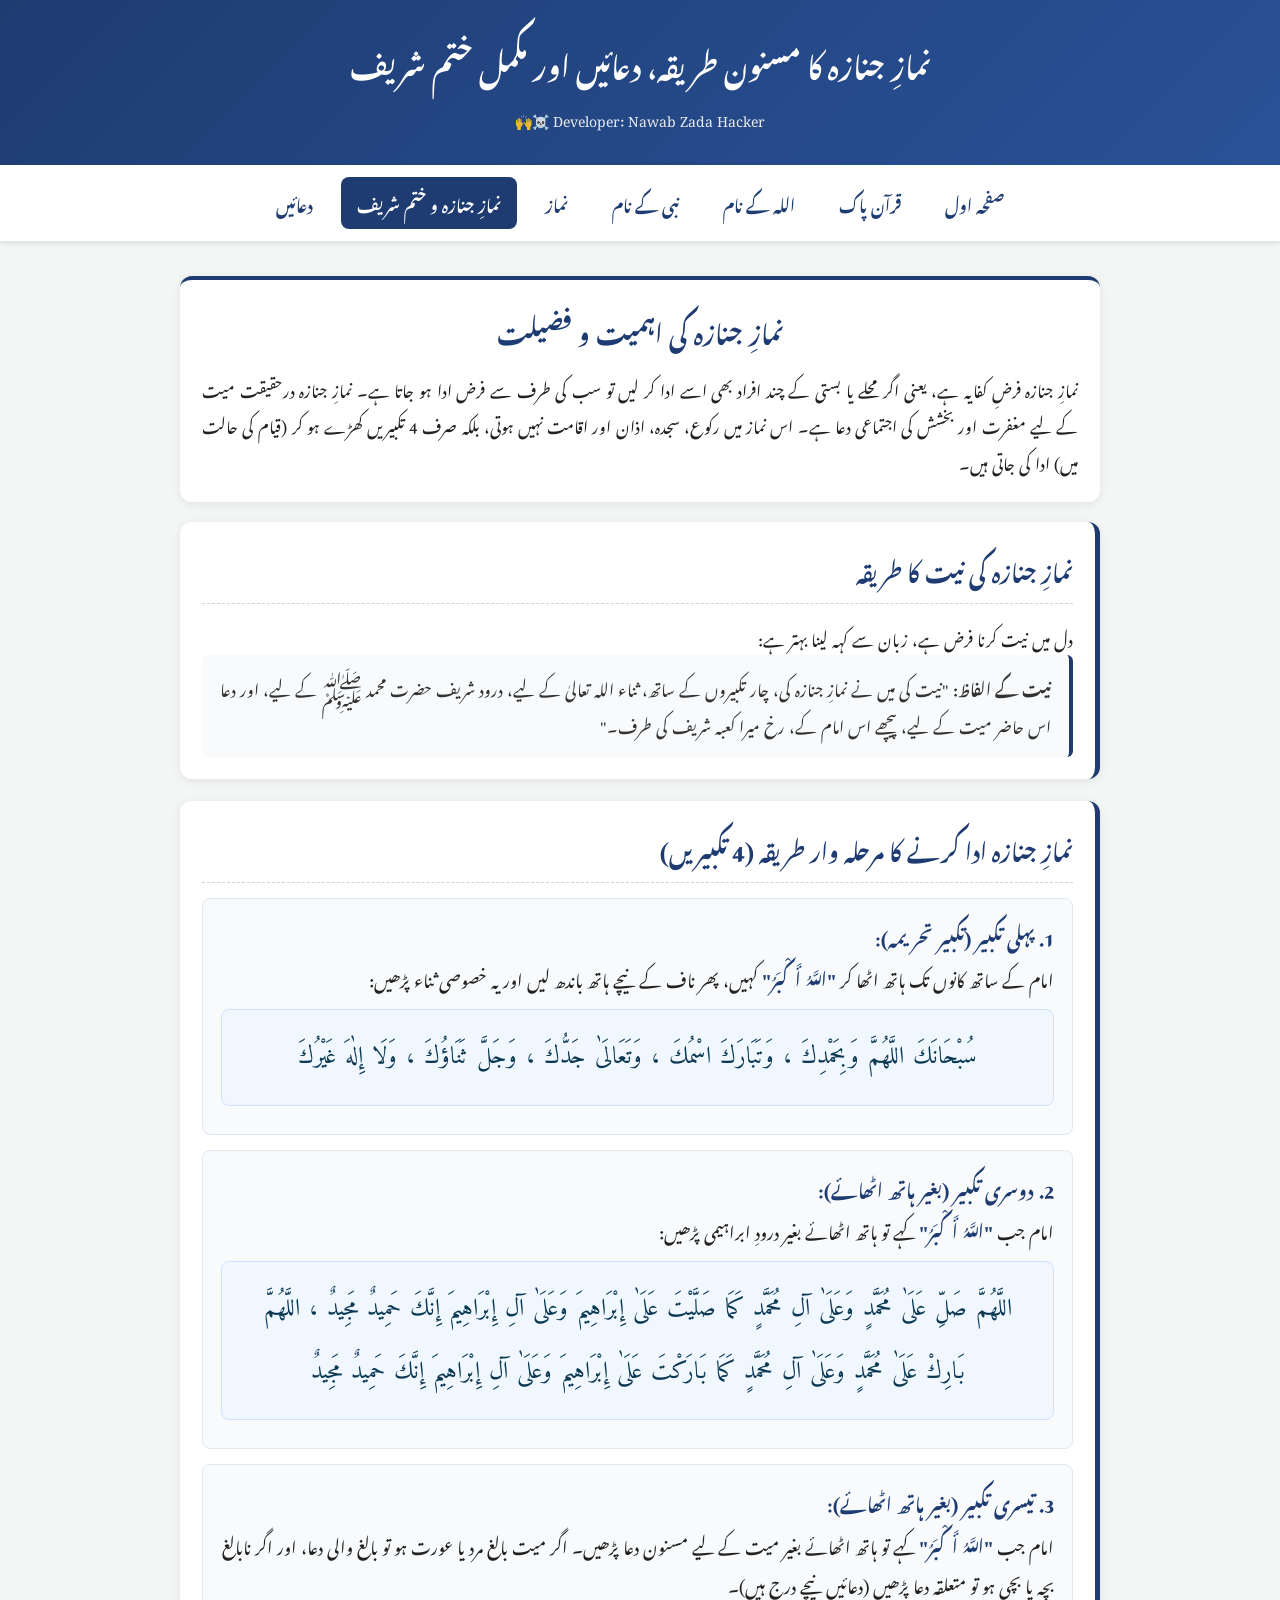
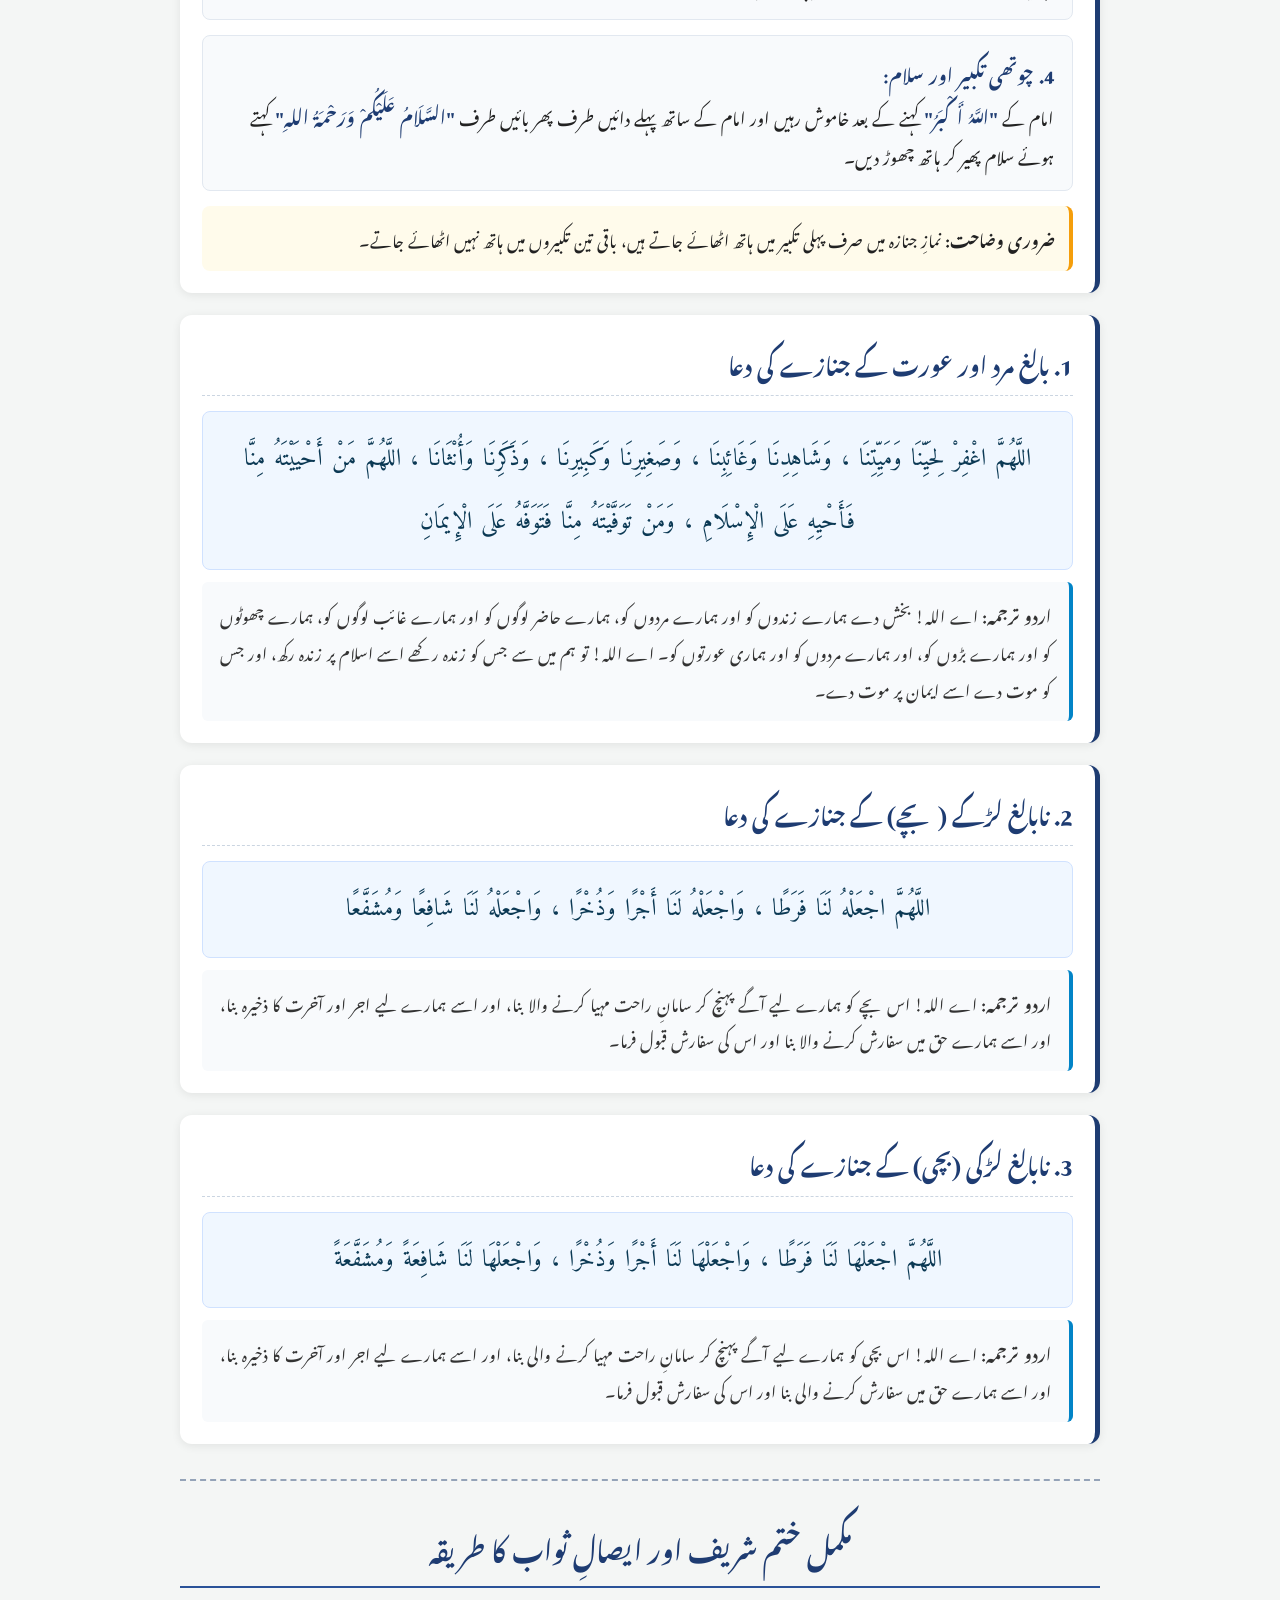
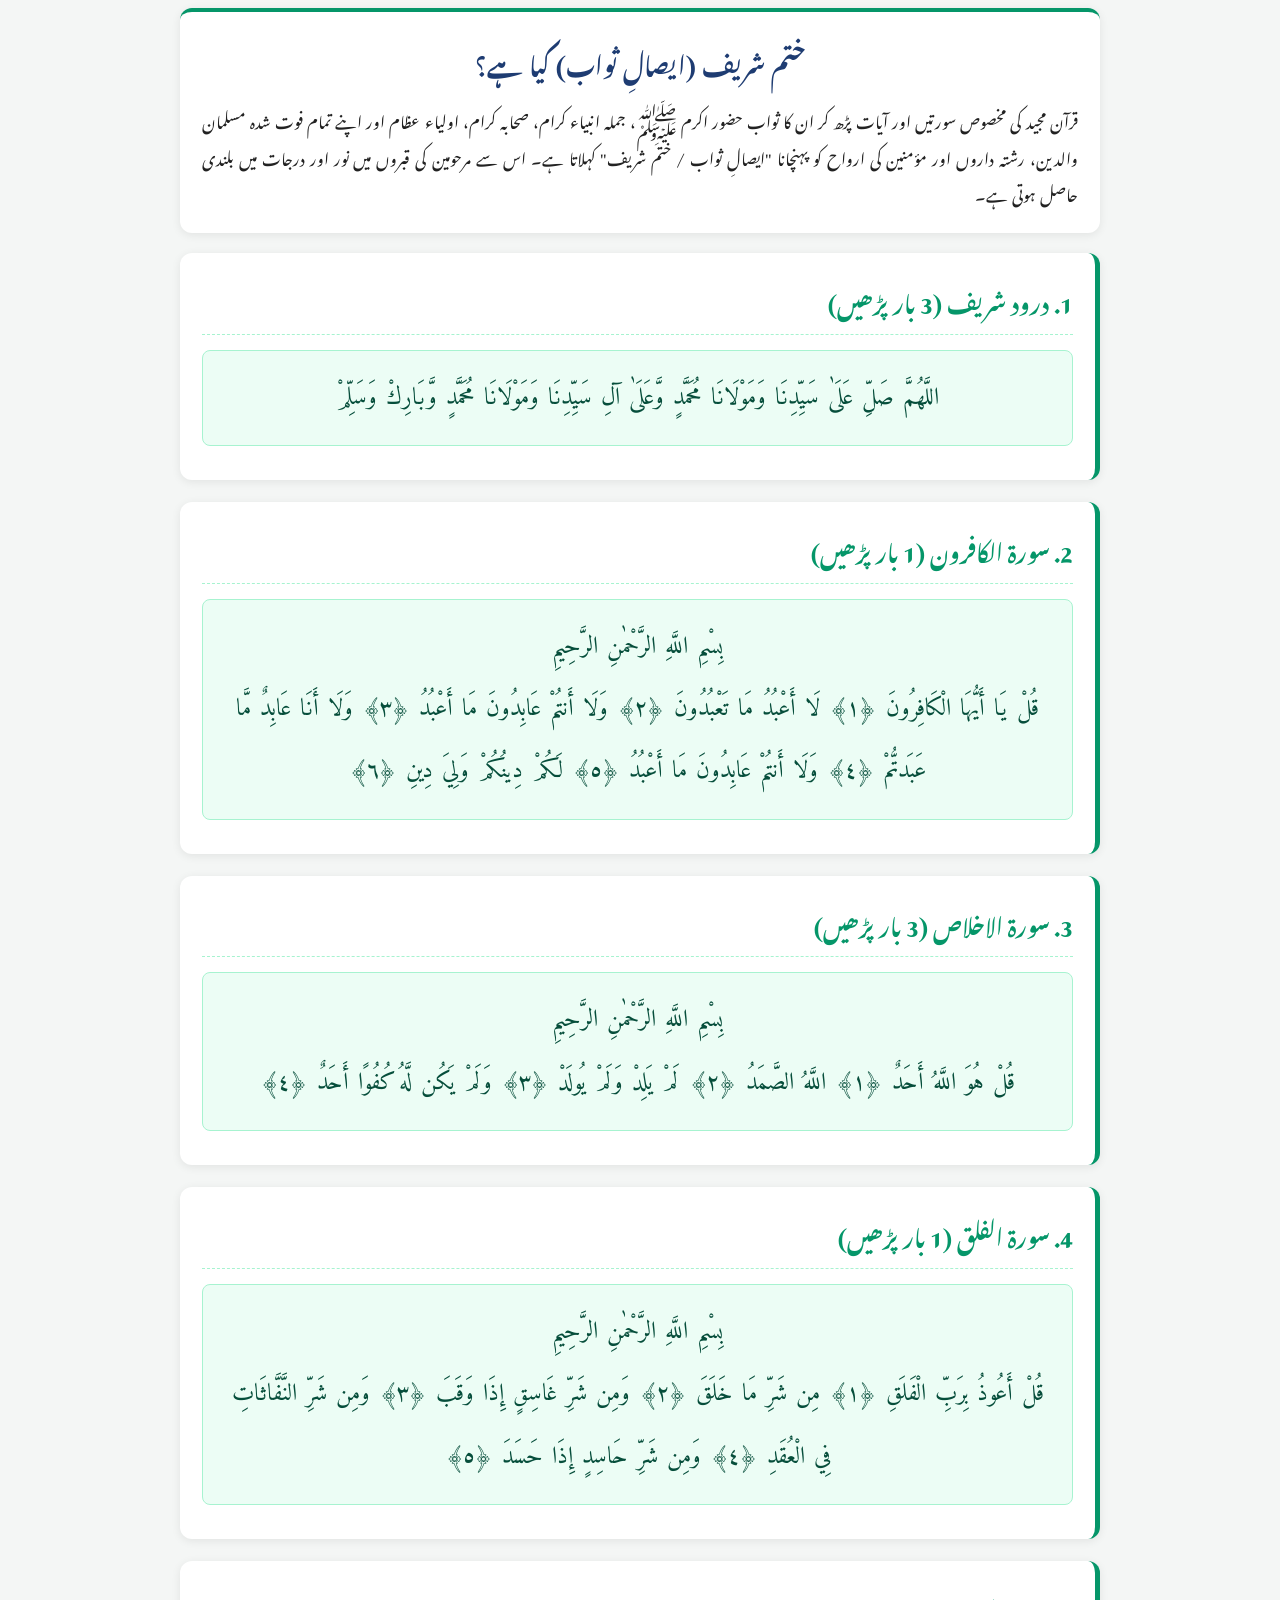
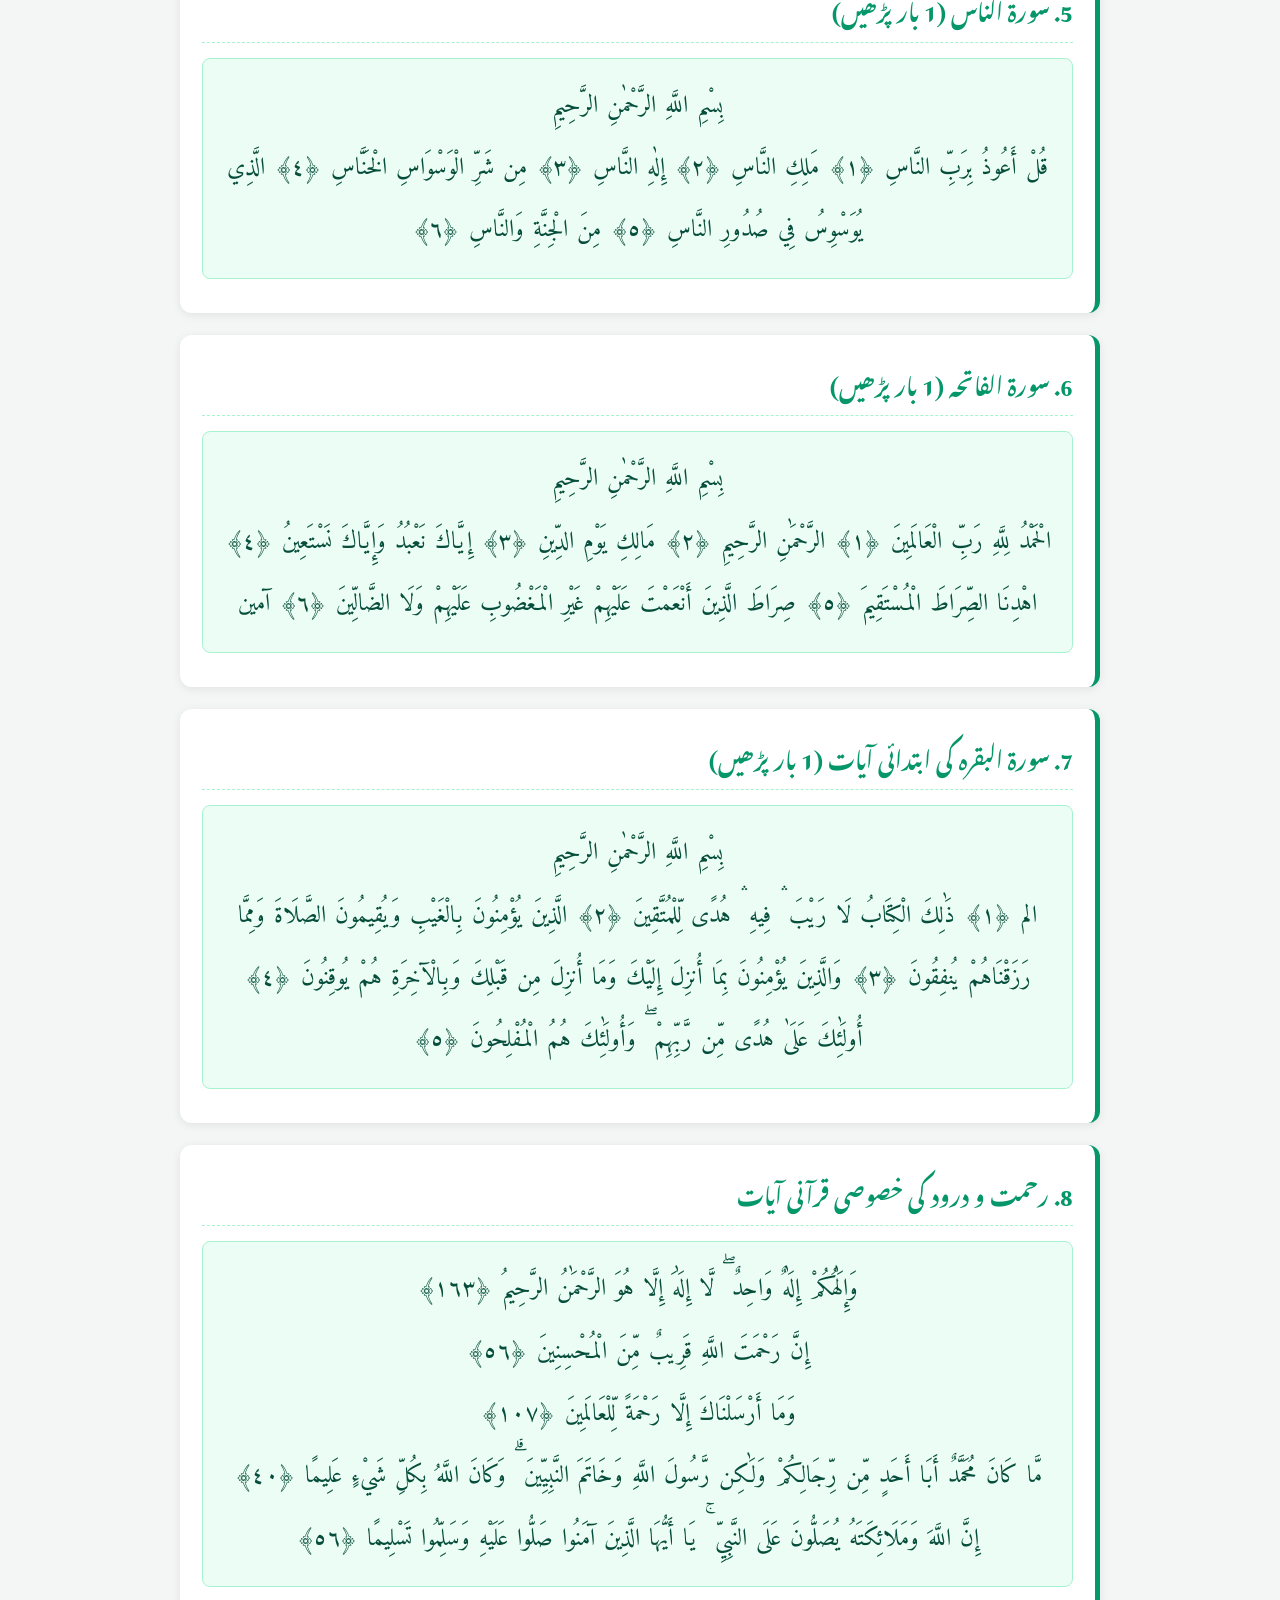
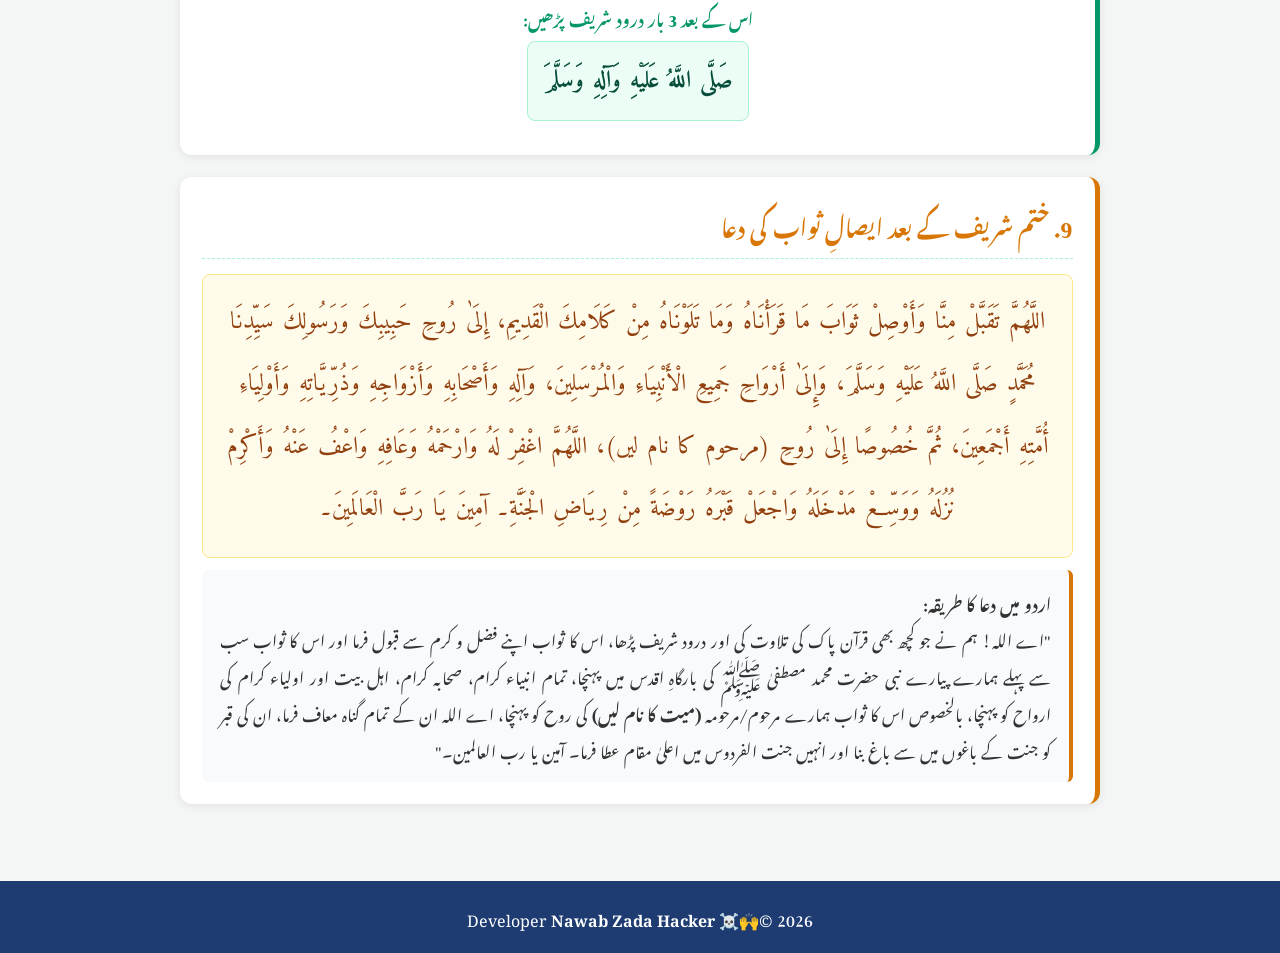
<file: janaza.html>
<!DOCTYPE html>
<html lang="ur" dir="rtl">
<head>
    <meta charset="UTF-8">
    <meta name="viewport" content="width=device-width, initial-scale=1.0">
    
    <title>نمازِ جنازہ کا طریقہ، دعائیں اور مکمل ختم شریف (ایصالِ ثواب) | Nawab Zada Hacker ☠️🙌</title>
    <meta name="description" content="نمازِ جنازہ کا مکمل مسنون طریقہ، نیت، چار تکبیریں، بالغ و نابالغ کی دعائیں اور مکمل ختم شریف مع ایصالِ ثواب کا طریقہ اور دعائیں اردو ترجمہ کے ساتھ۔ Learn Janaza and Khatam Sharif in Urdu.">
    <meta name="keywords" content="نماز جنازہ کا طریقہ, جنازہ کی دعا, ختم شریف کا طریقہ, ایصال ثواب کی دعا, Khatam Sharif Urdu, Namaz e Janaza in Urdu, Nawab Zada Hacker">
    <meta name="author" content="Nawab Zada Hacker">
    <meta name="robots" content="index, follow">

    <meta property="og:title" content="نمازِ جنازہ کا طریقہ، دعائیں اور مکمل ختم شریف">
    <meta property="og:description" content="نمازِ جنازہ کی چار تکبیریں اور مکمل ختم شریف (ایصالِ ثواب) عربی متن اور اردو ترجمہ کے ساتھ۔">
    <meta property="og:type" content="article">
    <meta property="og:locale" content="ur_PK">

    <link rel="preconnect" href="https://fonts.googleapis.com">
    <link rel="preconnect" href="https://fonts.gstatic.com" crossorigin>
    <link href="https://fonts.googleapis.com/css2?family=Noto+Nastaliq+Urdu:wght@400;700&family=Amiri:wght@400;700&display=swap" rel="stylesheet">
    
    <script type="application/ld+json">
    {
      "@context": "https://schema.org",
      "@type": "HowTo",
      "name": "نمازِ جنازہ اور ختم شریف کا طریقہ",
      "description": "نماز جنازہ اور ایصال ثواب کے لیے مکمل ختم شریف پڑھنے کا طریقہ",
      "step": [
        {"@type": "HowToStep", "name": "نمازِ جنازہ", "text": "چار تکبیروں کے ساتھ نماز جنازہ ادا کرنا۔"},
        {"@type": "HowToStep", "name": "ختم شریف", "text": "قرآنی سورتیں پڑھ کر میت کو ایصال ثواب کرنا۔"}
      ]
    }
    </script>

    <style>
        * {margin: 0; padding: 0; box-sizing: border-box;}
        body {
            font-family: 'Noto Nastaliq Urdu', serif;
            background: #f4f6f5;
            color: #222;
            direction: rtl;
            line-height: 2.3;
            word-spacing: 2px;
        }
        header {
            background: linear-gradient(135deg, #1e3c72, #2a5298);
            color: white;
            text-align: center;
            padding: 30px 15px;
            box-shadow: 0 4px 10px rgba(0,0,0,0.15);
        }
        header h1 {font-size: 28px; margin-bottom: 8px;}
        .developer-tag {font-size: 14px; opacity: 0.9;}
        
        nav {
            background: #fff;
            display: flex;
            justify-content: center;
            flex-wrap: wrap;
            gap: 12px;
            padding: 12px;
            box-shadow: 0 2px 5px rgba(0,0,0,0.1);
            position: sticky;
            top: 0;
            z-index: 100;
        }
        nav a {
            text-decoration: none;
            color: #1e3c72;
            font-weight: 700;
            padding: 8px 16px;
            border-radius: 8px;
            transition: 0.3s;
        }
        nav a:hover, nav a.active {background: #1e3c72; color: white;}
        
        .container {
            max-width: 950px;
            margin: 20px auto;
            padding: 15px;
        }
        
        .about-box {
            background: white;
            padding: 22px;
            border-radius: 12px;
            margin-bottom: 20px;
            box-shadow: 0 2px 10px rgba(0,0,0,0.08);
            border-top: 4px solid #1e3c72;
        }
        .about-box h2 {color: #1e3c72; margin-bottom: 12px; text-align:center;}
        .about-box p {font-size: 16px; text-align: justify;}
        
        .content-box, .dua-card {
            background: white;
            padding: 22px;
            border-radius: 12px;
            margin-bottom: 22px;
            box-shadow: 0 2px 10px rgba(0,0,0,0.08);
            border-right: 5px solid #1e3c72;
        }
        
        h2.section-heading {
            color: #1e3c72;
            text-align: center;
            margin: 35px 0 20px 0;
            border-bottom: 2px solid #2a5298;
            padding-bottom: 10px;
            font-size: 26px;
        }

        h3 {
            color: #1e3c72;
            margin-bottom: 15px;
            font-size: 22px;
            border-bottom: 1px dashed #cbd5e1;
            padding-bottom: 8px;
        }
        
        .steps-list {
            list-style: none;
            padding-right: 0;
        }
        .steps-list li {
            background: #f8fafc;
            margin: 15px 0;
            padding: 16px 18px;
            border-radius: 8px;
            font-size: 17px;
            border: 1px solid #e2e8f0;
        }
        .steps-list li b {color: #1e3c72; font-size: 18px;}
        
        .arabic {
            font-family: 'Amiri', serif;
            font-size: 24px;
            line-height: 2.6;
            color: #0b3954;
            text-align: center;
            background: #f0f7ff;
            padding: 16px 20px;
            border-radius: 8px;
            margin: 12px 0;
            border: 1px solid #d0e2ff;
            word-wrap: break-word;
        }
        .translation {
            font-size: 16px;
            color: #333;
            background: #f8fafc;
            padding: 14px 18px;
            border-radius: 6px;
            border-right: 4px solid #0284c7;
            text-align: justify;
        }
        
        .note {
            background: #fffbeb;
            border-right: 4px solid #f59e0b;
            padding: 14px;
            border-radius: 8px;
            margin-top: 15px;
            font-size: 16px;
        }

        .khatam-box {
            background: #ffffff;
            border-right: 5px solid #059669;
            padding: 22px;
            border-radius: 12px;
            margin-bottom: 22px;
            box-shadow: 0 2px 10px rgba(0,0,0,0.08);
        }
        .khatam-box h3 {
            color: #059669;
            border-bottom: 1px dashed #a7f3d0;
        }
        .khatam-arabic {
            font-family: 'Amiri', serif;
            font-size: 24px;
            line-height: 2.6;
            color: #064e3b;
            text-align: center;
            background: #ecfdf5;
            padding: 16px 20px;
            border-radius: 8px;
            margin: 12px 0;
            border: 1px solid #a7f3d0;
        }
        
        hr.divider {
            margin: 35px 0;
            border: none;
            border-top: 2px dashed #94a3b8;
        }
        
        footer {
            background: #1e3c72;
            color: white;
            text-align: center;
            padding: 18px;
            margin-top: 40px;
        }
    </style>
</head>
<body>

    <header>
        <h1>نمازِ جنازہ کا مسنون طریقہ، دعائیں اور مکمل ختم شریف</h1>
        <p class="developer-tag">Developer: Nawab Zada Hacker ☠️🙌</p>
    </header>

    <nav>
        <a href="index.html">صفحہ اول</a>
        <a href="quran.html">قرآن پاک</a>
        <a href="allah-names.html">اللہ کے نام</a>
        <a href="nabi-names.html">نبی کے نام</a>
        <a href="namaz.html">نماز</a>
        <a href="janaza.html" class="active">نمازِ جنازہ و ختم شریف</a>
        <a href="duas.html">دعائیں</a>
    </nav>

    <main class="container">
        
        <article class="about-box">
            <h2>نمازِ جنازہ کی اہمیت و فضیلت</h2>
            <p>نمازِ جنازہ فرضِ کفایہ ہے، یعنی اگر محلے یا بستی کے چند افراد بھی اسے ادا کر لیں تو سب کی طرف سے فرض ادا ہو جاتا ہے۔ نمازِ جنازہ درحقیقت میت کے لیے مغفرت اور بخشش کی اجتماعی دعا ہے۔ اس نماز میں رکوع، سجدہ، اذان اور اقامت نہیں ہوتی، بلکہ صرف 4 تکبیریں کھڑے ہو کر (قیام کی حالت میں) ادا کی جاتی ہیں۔</p>
        </article>

        <section class="content-box">
            <h3>نمازِ جنازہ کی نیت کا طریقہ</h3>
            <p>دل میں نیت کرنا فرض ہے، زبان سے کہہ لینا بہتر ہے:</p>
            <div class="translation" style="border-right-color: #1e3c72;">
                <b>نیت کے الفاظ:</b> "نیت کی میں نے نمازِ جنازہ کی، چار تکبیروں کے ساتھ، ثناء اللہ تعالیٰ کے لیے، درود شریف حضرت محمد ﷺ کے لیے، اور دعا اس حاضر میت کے لیے، پیچھے اس امام کے، رخ میرا کعبہ شریف کی طرف۔"
            </div>
        </section>

        <section class="content-box">
            <h3>نمازِ جنازہ ادا کرنے کا مرحلہ وار طریقہ (4 تکبیریں)</h3>
            <ul class="steps-list">
                <li>
                    <b>1. پہلی تکبیر (تکبیر تحریمہ):</b><br>
                    امام کے ساتھ کانوں تک ہاتھ اٹھا کر <b>"اللَّهُ أَكْبَرُ"</b> کہیں، پھر ناف کے نیچے ہاتھ باندھ لیں اور یہ خصوصی ثناء پڑھیں:
                    <div class="arabic">
                        سُبْحَانَكَ اللَّهُمَّ وَبِحَمْدِكَ ، وَتَبَارَكَ اسْمُكَ ، وَتَعَالَىٰ جَدُّكَ ، وَجَلَّ ثَنَاؤُكَ ، وَلَا إِلٰهَ غَيْرُكَ
                    </div>
                </li>

                <li>
                    <b>2. دوسری تکبیر (بغیر ہاتھ اٹھائے):</b><br>
                    امام جب <b>"اللَّهُ أَكْبَرُ"</b> کہے تو ہاتھ اٹھائے بغیر درودِ ابراہیمی پڑھیں:
                    <div class="arabic">
                        اللَّهُمَّ صَلِّ عَلَىٰ مُحَمَّدٍ وَعَلَىٰ آلِ مُحَمَّدٍ كَمَا صَلَّيْتَ عَلَىٰ إِبْرَاهِيمَ وَعَلَىٰ آلِ إِبْرَاهِيمَ إِنَّكَ حَمِيدٌ مَجِيدٌ ، اللَّهُمَّ بَارِكْ عَلَىٰ مُحَمَّدٍ وَعَلَىٰ آلِ مُحَمَّدٍ كَمَا بَارَكْتَ عَلَىٰ إِبْرَاهِيمَ وَعَلَىٰ آلِ إِبْرَاهِيمَ إِنَّكَ حَمِيدٌ مَجِيدٌ
                    </div>
                </li>

                <li>
                    <b>3. تیسری تکبیر (بغیر ہاتھ اٹھائے):</b><br>
                    امام جب <b>"اللَّهُ أَكْبَرُ"</b> کہے تو ہاتھ اٹھائے بغیر میت کے لیے مسنون دعا پڑھیں۔ اگر میت بالغ مرد یا عورت ہو تو بالغ والی دعا، اور اگر نابالغ بچہ یا بچی ہو تو متعلقہ دعا پڑھیں (دعائیں نیچے درج ہیں)۔
                </li>

                <li>
                    <b>4. چوتھی تکبیر اور سلام:</b><br>
                    امام کے <b>"اللَّهُ أَكْبَرُ"</b> کہنے کے بعد خاموش رہیں اور امام کے ساتھ پہلے دائیں طرف پھر بائیں طرف <b>"السَّلَامُ عَلَيْكُمْ وَرَحْمَةُ اللهِ"</b> کہتے ہوئے سلام پھیر کر ہاتھ چھوڑ دیں۔
                </li>
            </ul>

            <div class="note">
                <b>ضروری وضاحت:</b> نمازِ جنازہ میں صرف پہلی تکبیر میں ہاتھ اٹھائے جاتے ہیں، باقی تین تکبیروں میں ہاتھ نہیں اٹھائے جاتے۔
            </div>
        </section>

        <section class="dua-card">
            <h3>1. بالغ مرد اور عورت کے جنازے کی دعا</h3>
            <div class="arabic">
                اللَّهُمَّ اغْفِرْ لِحَيِّنَا وَمَيِّتِنَا ، وَشَاهِدِنَا وَغَائِبِنَا ، وَصَغِيرِنَا وَكَبِيرِنَا ، وَذَكَرِنَا وَأُنْثَانَا ، اللَّهُمَّ مَنْ أَحْيَيْتَهُ مِنَّا فَأَحْيِهِ عَلَى الْإِسْلَامِ ، وَمَنْ تَوَفَّيْتَهُ مِنَّا فَتَوَفَّهُ عَلَى الْإِيمَانِ
            </div>
            <div class="translation">
                <b>اردو ترجمہ:</b> اے اللہ! بخش دے ہمارے زندوں کو اور ہمارے مردوں کو، ہمارے حاضر لوگوں کو اور ہمارے غائب لوگوں کو، ہمارے چھوٹوں کو اور ہمارے بڑوں کو، اور ہمارے مردوں کو اور ہماری عورتوں کو۔ اے اللہ! تو ہم میں سے جس کو زندہ رکھے اسے اسلام پر زندہ رکھ، اور جس کو موت دے اسے ایمان پر موت دے۔
            </div>
        </section>

        <section class="dua-card">
            <h3>2. نابالغ لڑکے (بچے) کے جنازے کی دعا</h3>
            <div class="arabic">
                اللَّهُمَّ اجْعَلْهُ لَنَا فَرَطًا ، وَاجْعَلْهُ لَنَا أَجْرًا وَذُخْرًا ، وَاجْعَلْهُ لَنَا شَافِعًا وَمُشَفَّعًا
            </div>
            <div class="translation">
                <b>اردو ترجمہ:</b> اے اللہ! اس بچے کو ہمارے لیے آگے پہنچ کر سامانِ راحت مہیا کرنے والا بنا، اور اسے ہمارے لیے اجر اور آخرت کا ذخیرہ بنا، اور اسے ہمارے حق میں سفارش کرنے والا بنا اور اس کی سفارش قبول فرما۔
            </div>
        </section>

        <section class="dua-card">
            <h3>3. نابالغ لڑکی (بچی) کے جنازے کی دعا</h3>
            <div class="arabic">
                اللَّهُمَّ اجْعَلْهَا لَنَا فَرَطًا ، وَاجْعَلْهَا لَنَا أَجْرًا وَذُخْرًا ، وَاجْعَلْهَا لَنَا شَافِعَةً وَمُشَفَّعَةً
            </div>
            <div class="translation">
                <b>اردو ترجمہ:</b> اے اللہ! اس بچی کو ہمارے لیے آگے پہنچ کر سامانِ راحت مہیا کرنے والی بنا، اور اسے ہمارے لیے اجر اور آخرت کا ذخیرہ بنا، اور اسے ہمارے حق میں سفارش کرنے والی بنا اور اس کی سفارش قبول فرما۔
            </div>
        </section>

        <hr class="divider">

        <!-- ============================== -->
        <!-- مکمل ختم شریف و ایصالِ ثواب سیکشن -->
        <!-- ============================== -->
        <h2 class="section-heading">مکمل ختم شریف اور ایصالِ ثواب کا طریقہ</h2>

        <article class="about-box" style="border-top-color: #059669;">
            <h2>ختم شریف (ایصالِ ثواب) کیا ہے؟</h2>
            <p>قرآن مجید کی مخصوص سورتیں اور آیات پڑھ کر ان کا ثواب حضور اکرم ﷺ، جملہ انبیاء کرام، صحابہ کرام، اولیاء عظام اور اپنے تمام فوت شدہ مسلمان والدین، رشتہ داروں اور مؤمنین کی ارواح کو پہنچانا "ایصالِ ثواب / ختم شریف" کہلاتا ہے۔ اس سے مرحومین کی قبروں میں نور اور درجات میں بلندی حاصل ہوتی ہے۔</p>
        </article>

        <section class="khatam-box">
            <h3>1. درود شریف (3 بار پڑھیں)</h3>
            <div class="khatam-arabic">
                اللَّهُمَّ صَلِّ عَلَىٰ سَيِّدِنَا وَمَوْلَانَا مُحَمَّدٍ وَّعَلَىٰ آلِ سَيِّدِنَا وَمَوْلَانَا مُحَمَّدٍ وَّبَارِكْ وَسَلِّمْ
            </div>
        </section>

        <section class="khatam-box">
            <h3>2. سورۃ الکافرون (1 بار پڑھیں)</h3>
            <div class="khatam-arabic">
                بِسْمِ اللَّهِ الرَّحْمٰنِ الرَّحِيمِ<br>
                قُلْ يَا أَيُّهَا الْكَافِرُونَ ﴿١﴾ لَا أَعْبُدُ مَا تَعْبُدُونَ ﴿٢﴾ وَلَا أَنتُمْ عَابِدُونَ مَا أَعْبُدُ ﴿٣﴾ وَلَا أَنَا عَابِدٌ مَّا عَبَدتُّمْ ﴿٤﴾ وَلَا أَنتُمْ عَابِدُونَ مَا أَعْبُدُ ﴿٥﴾ لَكُمْ دِينُكُمْ وَلِيَ دِينِ ﴿٦﴾
            </div>
        </section>

        <section class="khatam-box">
            <h3>3. سورۃ الاخلاص (3 بار پڑھیں)</h3>
            <div class="khatam-arabic">
                بِسْمِ اللَّهِ الرَّحْمٰنِ الرَّحِيمِ<br>
                قُلْ هُوَ اللَّهُ أَحَدٌ ﴿١﴾ اللَّهُ الصَّمَدُ ﴿٢﴾ لَمْ يَلِدْ وَلَمْ يُولَدْ ﴿٣﴾ وَلَمْ يَكُن لَّهُ كُفُوًا أَحَدٌ ﴿٤﴾
            </div>
        </section>

        <section class="khatam-box">
            <h3>4. سورۃ الفلق (1 بار پڑھیں)</h3>
            <div class="khatam-arabic">
                بِسْمِ اللَّهِ الرَّحْمٰنِ الرَّحِيمِ<br>
                قُلْ أَعُوذُ بِرَبِّ الْفَلَقِ ﴿١﴾ مِن شَرِّ مَا خَلَقَ ﴿٢﴾ وَمِن شَرِّ غَاسِقٍ إِذَا وَقَبَ ﴿٣﴾ وَمِن شَرِّ النَّفَّاثَاتِ فِي الْعُقَدِ ﴿٤﴾ وَمِن شَرِّ حَاسِدٍ إِذَا حَسَدَ ﴿٥﴾
            </div>
        </section>

        <section class="khatam-box">
            <h3>5. سورۃ الناس (1 بار پڑھیں)</h3>
            <div class="khatam-arabic">
                بِسْمِ اللَّهِ الرَّحْمٰنِ الرَّحِيمِ<br>
                قُلْ أَعُوذُ بِرَبِّ النَّاسِ ﴿١﴾ مَلِكِ النَّاسِ ﴿٢﴾ إِلٰهِ النَّاسِ ﴿٣﴾ مِن شَرِّ الْوَسْوَاسِ الْخَنَّاسِ ﴿٤﴾ الَّذِي يُوَسْوِسُ فِي صُدُورِ النَّاسِ ﴿٥﴾ مِنَ الْجِنَّةِ وَالنَّاسِ ﴿٦﴾
            </div>
        </section>

        <section class="khatam-box">
            <h3>6. سورۃ الفاتحہ (1 بار پڑھیں)</h3>
            <div class="khatam-arabic">
                بِسْمِ اللَّهِ الرَّحْمٰنِ الرَّحِيمِ<br>
                الْحَمْدُ لِلَّهِ رَبِّ الْعَالَمِينَ ﴿١﴾ الرَّحْمَٰنِ الرَّحِيمِ ﴿٢﴾ مَالِكِ يَوْمِ الدِّينِ ﴿٣﴾ إِيَّاكَ نَعْبُدُ وَإِيَّاكَ نَسْتَعِينُ ﴿٤﴾ اهْدِنَا الصِّرَاطَ الْمُسْتَقِيمَ ﴿٥﴾ صِرَاطَ الَّذِينَ أَنْعَمْتَ عَلَيْهِمْ غَيْرِ الْمَغْضُوبِ عَلَيْهِمْ وَلَا الضَّالِّينَ ﴿٦﴾ آمين
            </div>
        </section>

        <section class="khatam-box">
            <h3>7. سورۃ البقرہ کی ابتدائی آیات (1 بار پڑھیں)</h3>
            <div class="khatam-arabic">
                بِسْمِ اللَّهِ الرَّحْمٰنِ الرَّحِيمِ<br>
                الم ﴿١﴾ ذَٰلِكَ الْكِتَابُ لَا رَيْبَ ۛ فِيهِ ۛ هُدًى لِّلْمُتَّقِينَ ﴿٢﴾ الَّذِينَ يُؤْمِنُونَ بِالْغَيْبِ وَيُقِيمُونَ الصَّلَاةَ وَمِمَّا رَزَقْنَاهُمْ يُنفِقُونَ ﴿٣﴾ وَالَّذِينَ يُؤْمِنُونَ بِمَا أُنزِلَ إِلَيْكَ وَمَا أُنزِلَ مِن قَبْلِكَ وَبِالْآخِرَةِ هُمْ يُوقِنُونَ ﴿٤﴾ أُولَٰئِكَ عَلَىٰ هُدًى مِّن رَّبِّهِمْ ۖ وَأُولَٰئِكَ هُمُ الْمُفْلِحُونَ ﴿٥﴾
            </div>
        </section>

        <section class="khatam-box">
            <h3>8. رحمت و درود کی خصوصی قرآنی آیات</h3>
            <div class="khatam-arabic">
                وَإِلَٰهُكُمْ إِلَٰهٌ وَاحِدٌ ۖ لَّا إِلَٰهَ إِلَّا هُوَ الرَّحْمَٰنُ الرَّحِيمُ ﴿١٦٣﴾<br>
                إِنَّ رَحْمَتَ اللَّهِ قَرِيبٌ مِّنَ الْمُحْسِنِينَ ﴿٥٦﴾<br>
                وَمَا أَرْسَلْنَاكَ إِلَّا رَحْمَةً لِّلْعَالَمِينَ ﴿١٠٧﴾<br>
                مَّا كَانَ مُحَمَّدٌ أَبَا أَحَدٍ مِّن رِّجَالِكُمْ وَلَٰكِن رَّسُولَ اللَّهِ وَخَاتَمَ النَّبِيِّينَ ۗ وَكَانَ اللَّهُ بِكُلِّ شَيْءٍ عَلِيمًا ﴿٤٠﴾<br>
                إِنَّ اللَّهَ وَمَلَائِكَتَهُ يُصَلُّونَ عَلَى النَّبِيِّ ۚ يَا أَيُّهَا الَّذِينَ آمَنُوا صَلُّوا عَلَيْهِ وَسَلِّمُوا تَسْلِيمًا ﴿٥٦﴾
            </div>
            <p style="text-align: center; margin-top: 10px; font-weight: bold; color: #059669;">
                اس کے بعد 3 بار درود شریف پڑھیں: <br>
                <span class="khatam-arabic" style="display:inline-block; padding:8px 15px; margin-top:5px;">صَلَّى اللَّهُ عَلَيْهِ وَآلِهِ وَسَلَّمَ</span>
            </p>
        </section>

        <section class="khatam-box" style="border-right-color: #d97706;">
            <h3 style="color: #d97706;">9. ختم شریف کے بعد ایصالِ ثواب کی دعا</h3>
            <div class="khatam-arabic" style="background:#fffbeb; border-color:#fde68a; color:#92400e;">
                اللَّهُمَّ تَقَبَّلْ مِنَّا وَأَوْصِلْ ثَوَابَ مَا قَرَأْنَاهُ وَمَا تَلَوْنَاهُ مِنْ كَلَامِكَ الْقَدِيمِ، إِلَىٰ رُوحِ حَبِيبِكَ وَرَسُولِكَ سَيِّدِنَا مُحَمَّدٍ صَلَّى اللَّهُ عَلَيْهِ وَسَلَّمَ، وَإِلَىٰ أَرْوَاحِ جَمِيعِ الْأَنْبِيَاءِ وَالْمُرْسَلِينَ، وَآلِهِ وَأَصْحَابِهِ وَأَزْوَاجِهِ وَذُرِّيَّاتِهِ وَأَوْلِيَاءِ أُمَّتِهِ أَجْمَعِينَ، ثُمَّ خُصُوصًا إِلَىٰ رُوحِ (مرحوم کا نام لیں)، اللَّهُمَّ اغْفِرْ لَهُ وَارْحَمْهُ وَعَافِهِ وَاعْفُ عَنْهُ وَأَكْرِمْ نُزُلَهُ وَوَسِّعْ مَدْخَلَهُ وَاجْعَلْ قَبْرَهُ رَوْضَةً مِنْ رِيَاضِ الْجَنَّةِ۔ آمِينَ يَا رَبَّ الْعَالَمِينَ۔
            </div>
            <div class="translation" style="border-right-color: #d97706;">
                <b>اردو میں دعا کا طریقہ:</b><br>
                "اے اللہ! ہم نے جو کچھ بھی قرآن پاک کی تلاوت کی اور درود شریف پڑھا، اس کا ثواب اپنے فضل و کرم سے قبول فرما اور اس کا ثواب سب سے پہلے ہمارے پیارے نبی حضرت محمد مصطفیٰ ﷺ کی بارگاہِ اقدس میں پہنچا، تمام انبیاء کرام، صحابہ کرام، اہل بیت اور اولیاء کرام کی ارواح کو پہنچا، بالخصوص اس کا ثواب ہمارے مرحوم/مرحومہ <b>(میت کا نام لیں)</b> کی روح کو پہنچا، اے اللہ ان کے تمام گناہ معاف فرما، ان کی قبر کو جنت کے باغوں میں سے باغ بنا اور انہیں جنت الفردوس میں اعلیٰ مقام عطا فرما۔ آمین یا رب العالمین۔"
            </div>
        </section>

    </main>

    <footer>
        <p>  Developer <strong> Nawab Zada Hacker ☠️🙌</strong>© 2026</p>
    </footer>

</body>
</html>
</file>
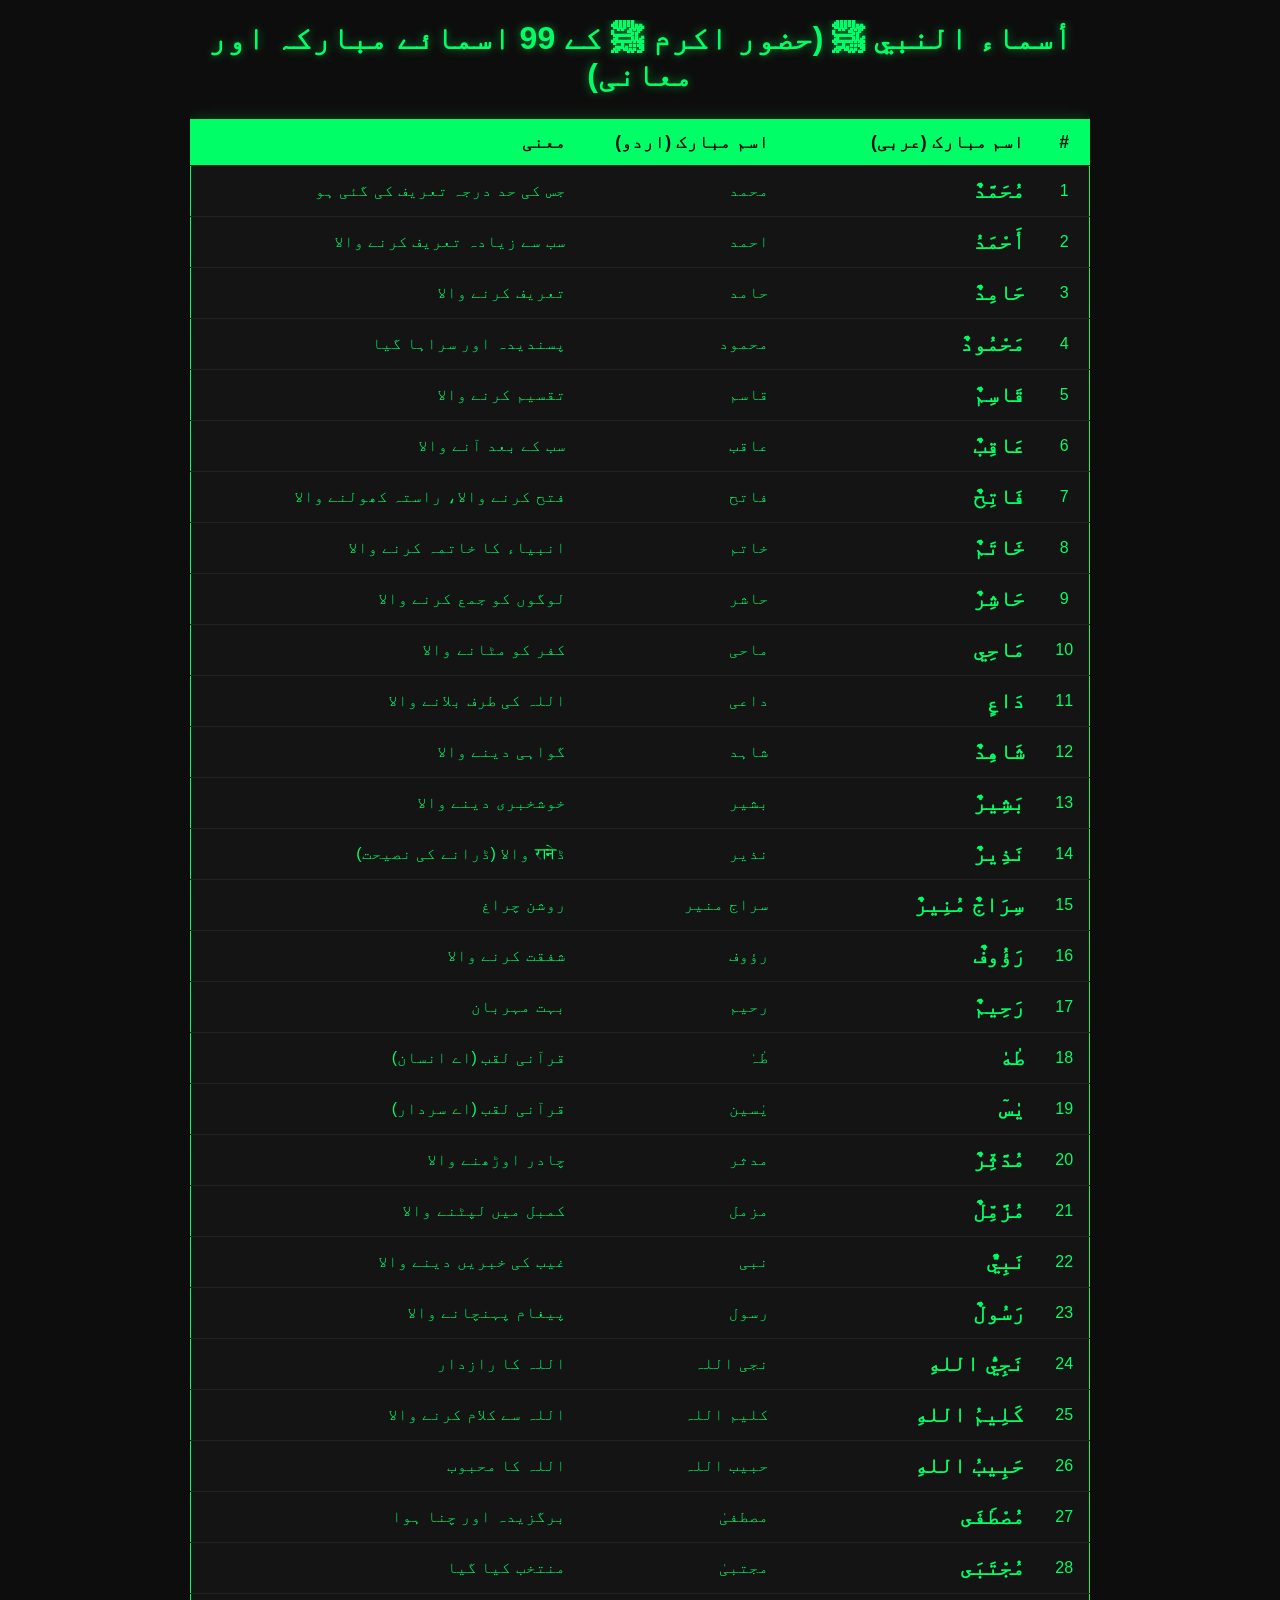
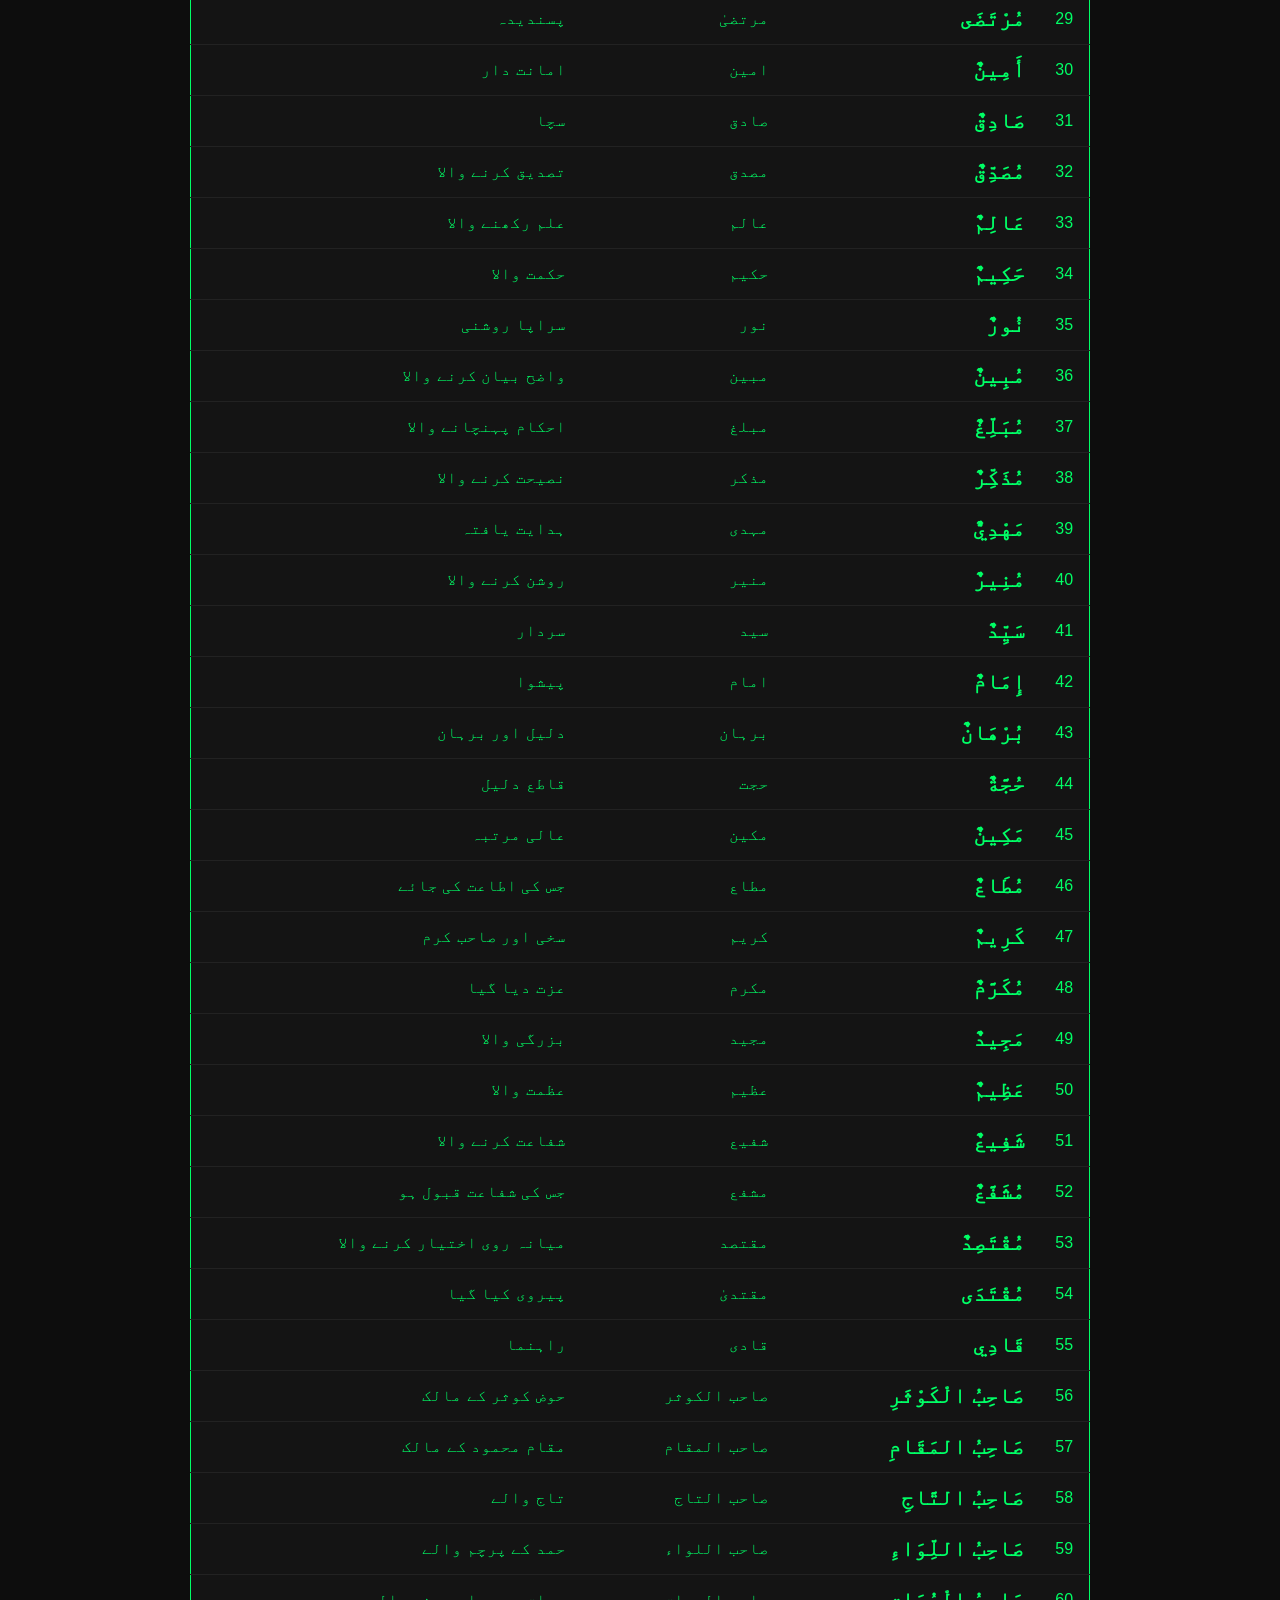
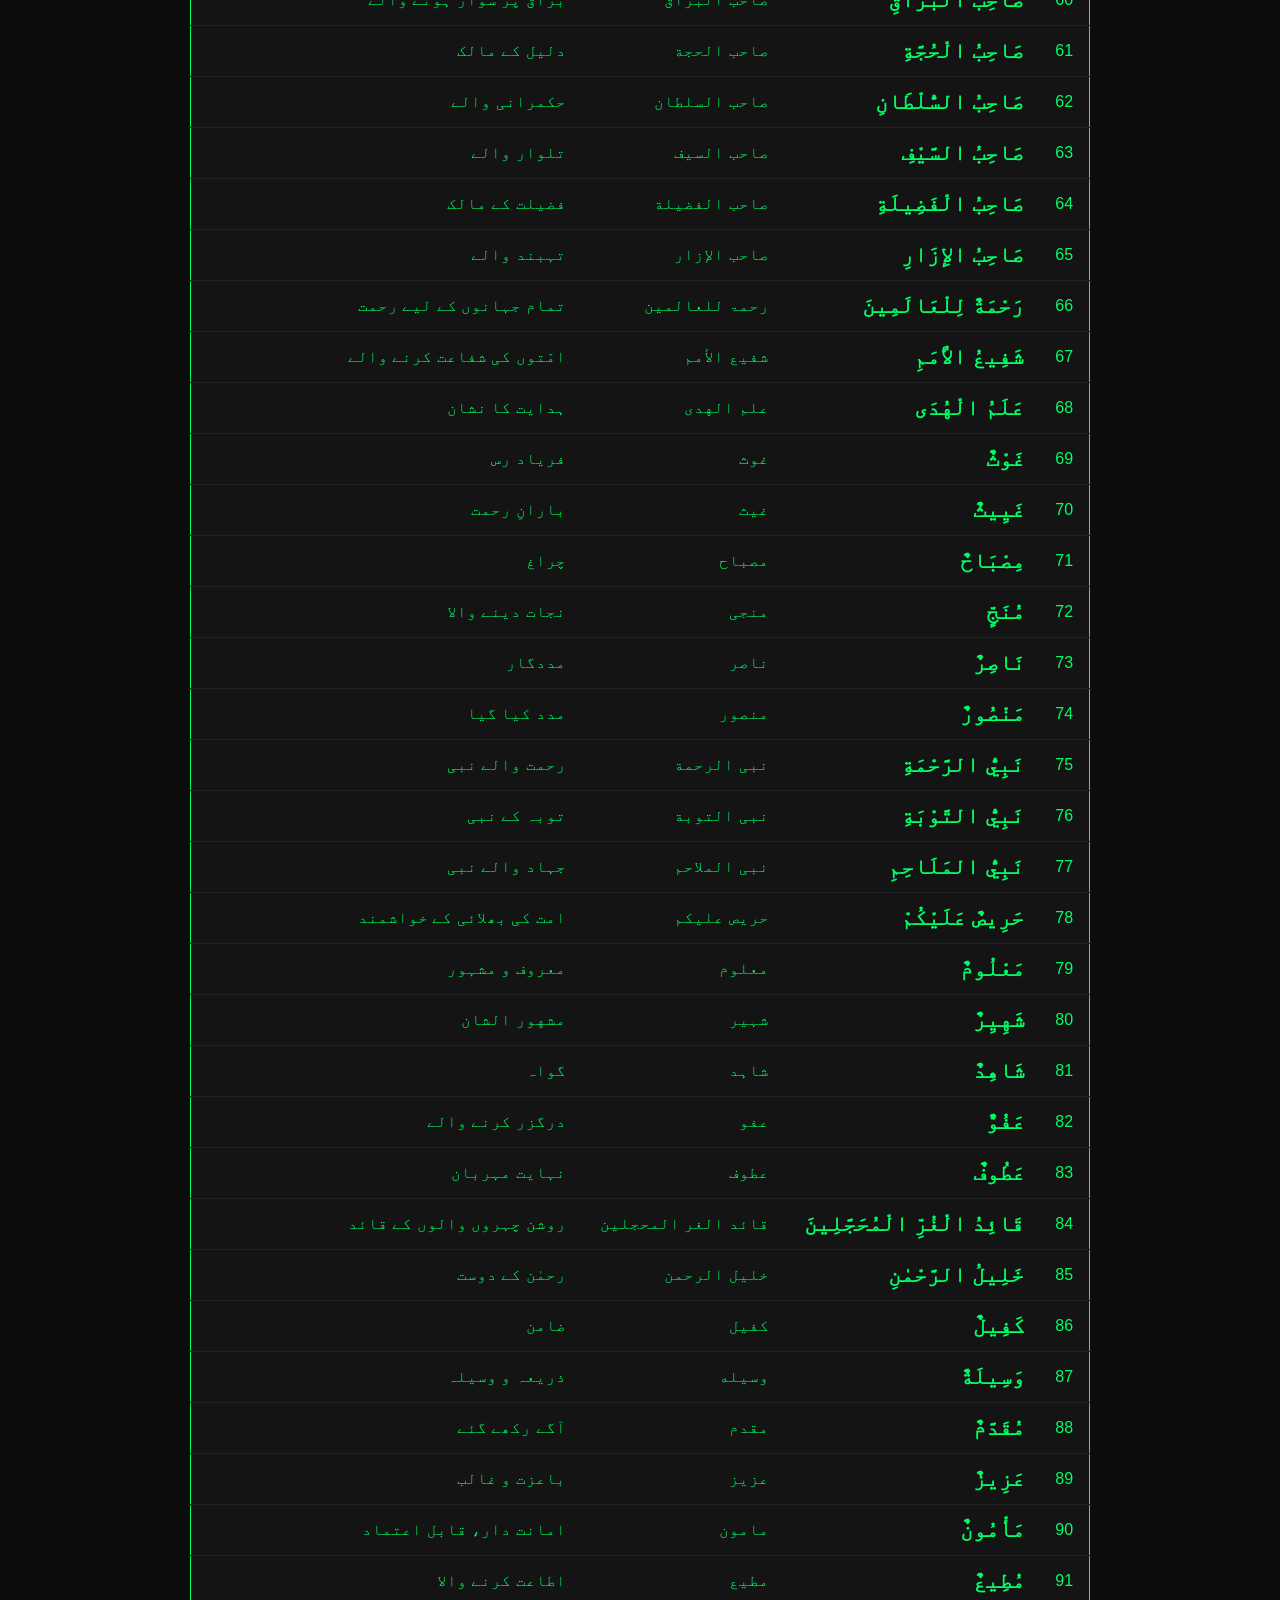
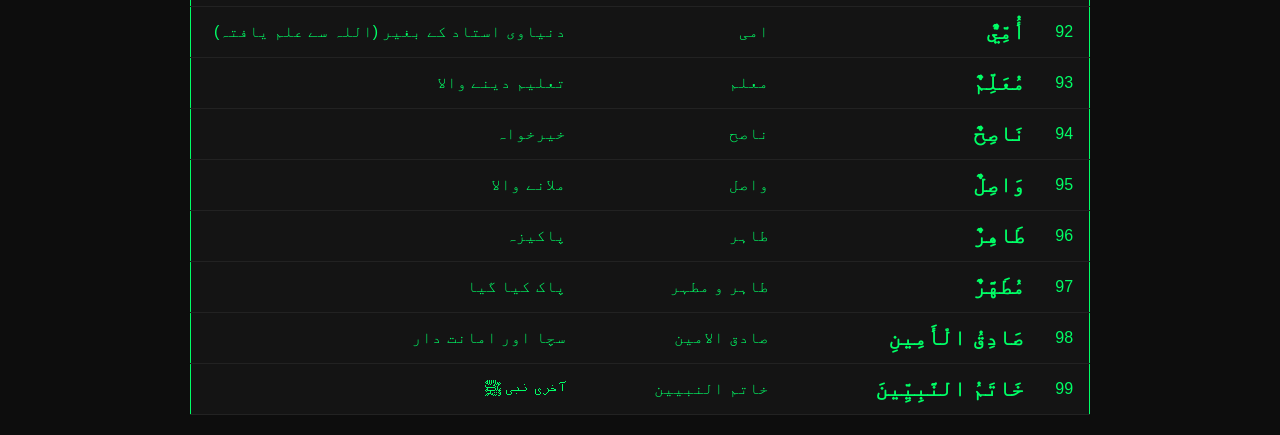
<file: nabi-name.html>
<!DOCTYPE html>
<html lang="ur" dir="rtl">
<head>
    <meta charset="UTF-8">
    <meta name="viewport" content="width=device-width, initial-scale=1.0">
    <title>Asma-e-Nabi | 99 Names of Prophet Muhammad (SAW)</title>
    <style>
        * {
            box-sizing: border-box;
            margin: 0;
            padding: 0;
        }
        body {
            background-color: #0d0d0d;
            color: #00ff66;
            font-family: 'Segoe UI', Tahoma, Geneva, Verdana, sans-serif;
            padding: 20px;
        }
        h1 {
            text-align: center;
            margin-bottom: 25px;
            color: #00ff66;
            text-shadow: 0 0 10px rgba(0, 255, 102, 0.5);
        }
        .container {
            max-width: 900px;
            margin: 0 auto;
            overflow-x: auto;
        }
        table {
            width: 100%;
            border-collapse: collapse;
            background-color: #141414;
            border: 1px solid #00ff66;
            box-shadow: 0 0 15px rgba(0, 255, 102, 0.2);
        }
        th, td {
            padding: 12px 15px;
            text-align: right;
            border-bottom: 1px solid #222;
        }
        th {
            background-color: #00ff66;
            color: #0d0d0d;
            font-size: 1.1rem;
        }
        tr:hover {
            background-color: #1a2e22;
        }
        .num {
            text-align: center;
            width: 50px;
        }
        .arabic {
            font-size: 1.4rem;
            font-weight: bold;
        }
    </style>
</head>
<body>

    <div class="container">
        <h1>أسماء النبي ﷺ (حضور اکرم ﷺ کے 99 اسمائے مبارکہ اور معانی)</h1>
        <table>
            <thead>
                <tr>
                    <th class="num">#</th>
                    <th>اسم مبارک (عربی)</th>
                    <th>اسم مبارک (اردو)</th>
                    <th>معنی</th>
                </tr>
            </thead>
            <tbody id="nabi-names">
            </tbody>
        </table>
    </div>

    <script>
        const nabiNamesData = [
            {n: 1, ar: "مُحَمَّدٌ", ur: "محمد", m: "جس کی حد درجہ تعریف کی گئی ہو"},
            {n: 2, ar: "أَحْمَدُ", ur: "احمد", m: "سب سے زیادہ تعریف کرنے والا"},
            {n: 3, ar: "حَامِدٌ", ur: "حامد", m: "تعریف کرنے والا"},
            {n: 4, ar: "مَحْمُودٌ", ur: "محمود", m: "پسندیدہ اور سراہا گیا"},
            {n: 5, ar: "قَاسِمٌ", ur: "قاسم", m: "تقسیم کرنے والا"},
            {n: 6, ar: "عَاقِبٌ", ur: "عاقب", m: "سب کے بعد آنے والا"},
            {n: 7, ar: "فَاتِحٌ", ur: "فاتح", m: "فتح کرنے والا، راستہ کھولنے والا"},
            {n: 8, ar: "خَاتَمٌ", ur: "خاتم", m: "انبیاء کا خاتمہ کرنے والا"},
            {n: 9, ar: "حَاشِرٌ", ur: "حاشر", m: "لوگوں کو جمع کرنے والا"},
            {n: 10, ar: "مَاحِي", ur: "ماحی", m: "کفر کو مٹانے والا"},
            {n: 11, ar: "دَاعٍ", ur: "داعی", m: "اللہ کی طرف بلانے والا"},
            {n: 12, ar: "شَاهِدٌ", ur: "شاہد", m: "گواہی دینے والا"},
            {n: 13, ar: "بَشِيرٌ", ur: "بشیر", m: "خوشخبری دینے والا"},
            {n: 14, ar: "نَذِيرٌ", ur: "نذیر", m: "ڈराने والا (ڈرانے کی نصیحت)"},
            {n: 15, ar: "سِرَاجٌ مُنِيرٌ", ur: "سراج منیر", m: "روشن چراغ"},
            {n: 16, ar: "رَؤُوفٌ", ur: "رؤوف", m: "شفقت کرنے والا"},
            {n: 17, ar: "رَحِيمٌ", ur: "رحیم", m: "بہت مہربان"},
            {n: 18, ar: "طٰهٰ", ur: "طٰہٰ", m: "قرآنی لقب (اے انسان)"},
            {n: 19, ar: "يٰسٓ", ur: "یٰسین", m: "قرآنی لقب (اے سردار)"},
            {n: 20, ar: "مُدَّثِّرٌ", ur: "مدثر", m: "چادر اوڑھنے والا"},
            {n: 21, ar: "مُزَّمِّلٌ", ur: "مزمل", m: "کمبل میں لپٹنے والا"},
            {n: 22, ar: "نَبِيٌّ", ur: "نبی", m: "غیب کی خبریں دینے والا"},
            {n: 23, ar: "رَسُولٌ", ur: "رسول", m: "پیغام پہنچانے والا"},
            {n: 24, ar: "نَجِيُّ اللهِ", ur: "نجی اللہ", m: "اللہ کا رازدار"},
            {n: 25, ar: "كَلِيمُ اللهِ", ur: "کلیم اللہ", m: "اللہ سے کلام کرنے والا"},
            {n: 26, ar: "حَبِيبُ اللهِ", ur: "حبیب اللہ", m: "اللہ کا محبوب"},
            {n: 27, ar: "مُصْطَفَى", ur: "مصطفیٰ", m: "برگزیدہ اور چنا ہوا"},
            {n: 28, ar: "مُجْتَبَى", ur: "مجتبیٰ", m: "منتخب کیا گیا"},
            {n: 29, ar: "مُرْتَضَى", ur: "مرتضیٰ", m: "پسندیدہ"},
            {n: 30, ar: "أَمِينٌ", ur: "امين", m: "امانت دار"},
            {n: 31, ar: "صَادِقٌ", ur: "صادق", m: "سچا"},
            {n: 32, ar: "مُصَدِّقٌ", ur: "مصدق", m: "تصدیق کرنے والا"},
            {n: 33, ar: "عَالِمٌ", ur: "عالم", m: "علم رکھنے والا"},
            {n: 34, ar: "حَكِيمٌ", ur: "حکیم", m: "حکمت والا"},
            {n: 35, ar: "نُورٌ", ur: "نور", m: "سراپا روشنی"},
            {n: 36, ar: "مُبِينٌ", ur: "مبین", m: "واضح بیان کرنے والا"},
            {n: 37, ar: "مُبَلِّغٌ", ur: "مبلغ", m: "احکام پہنچانے والا"},
            {n: 38, ar: "مُذَكِّرٌ", ur: "مذکر", m: "نصیحت کرنے والا"},
            {n: 39, ar: "مَهْدِيٌّ", ur: "مہدی", m: "ہدایت یافتہ"},
            {n: 40, ar: "مُنِيرٌ", ur: "منیر", m: "روشن کرنے والا"},
            {n: 41, ar: "سَيِّدٌ", ur: "سید", m: "سردار"},
            {n: 42, ar: "إِمَامٌ", ur: "امام", m: "پیشوا"},
            {n: 43, ar: "بُرْهَانٌ", ur: "برہان", m: "دلیل اور برہان"},
            {n: 44, ar: "حُجَّةٌ", ur: "حجت", m: "قاطع دلیل"},
            {n: 45, ar: "مَكِينٌ", ur: "مکين", m: "عالی مرتبہ"},
            {n: 46, ar: "مُطَاعٌ", ur: "مطاع", m: "جس کی اطاعت کی جائے"},
            {n: 47, ar: "كَرِيمٌ", ur: "کریم", m: "سخی اور صاحب کرم"},
            {n: 48, ar: "مُكَرَّمٌ", ur: "مکرم", m: "عزت دیا گیا"},
            {n: 49, ar: "مَجِيدٌ", ur: "مجید", m: "بزرگی والا"},
            {n: 50, ar: "عَظِيمٌ", ur: "عظیم", m: "عظمت والا"},
            {n: 51, ar: "شَفِيعٌ", ur: "شفیع", m: "شفاعت کرنے والا"},
            {n: 52, ar: "مُشَفَّعٌ", ur: "مشفع", m: "جس کی شفاعت قبول ہو"},
            {n: 53, ar: "مُقْتَصِدٌ", ur: "مقتصد", m: "میانہ روی اختیار کرنے والا"},
            {n: 54, ar: "مُقْتَدَى", ur: "مقتدیٰ", m: "پیروی کیا گیا"},
            {n: 55, ar: "قَادِي", ur: "قادی", m: "راہنما"},
            {n: 56, ar: "صَاحِبُ الْكَوْثَرِ", ur: "صاحب الکوثر", m: "حوض کوثر کے مالک"},
            {n: 57, ar: "صَاحِبُ المَقَامِ", ur: "صاحب المقام", m: "مقام محمود کے مالک"},
            {n: 58, ar: "صَاحِبُ التَّاجِ", ur: "صاحب التاج", m: "تاج والے"},
            {n: 59, ar: "صَاحِبُ اللِّوَاءِ", ur: "صاحب اللواء", m: "حمد کے پرچم والے"},
            {n: 60, ar: "صَاحِبُ الْبُرَاقِ", ur: "صاحب البراق", m: "براق پر سوار ہونے والے"},
            {n: 61, ar: "صَاحِبُ الْحُجَّةِ", ur: "صاحب الحجة", m: "دلیل کے مالک"},
            {n: 62, ar: "صَاحِبُ السُّلْطَانِ", ur: "صاحب السلطان", m: "حکمرانی والے"},
            {n: 63, ar: "صَاحِبُ السَّيْفِ", ur: "صاحب السیف", m: "تلوار والے"},
            {n: 64, ar: "صَاحِبُ الْفَضِيلَةِ", ur: "صاحب الفضیلة", m: "فضیلت کے مالک"},
            {n: 65, ar: "صَاحِبُ الإِزَارِ", ur: "صاحب الإزار", m: "تہبند والے"},
            {n: 66, ar: "رَحْمَةٌ لِلْعَالَمِينَ", ur: "رحمۃ للعالمین", m: "تمام جہانوں کے لیے رحمت"},
            {n: 67, ar: "شَفِيعُ الأُمَمِ", ur: "شفیع الأمم", m: "امّتوں کی شفاعت کرنے والے"},
            {n: 68, ar: "عَلَمُ الْهُدَى", ur: "علم الهدى", m: "ہدایت کا نشان"},
            {n: 69, ar: "غَوْثٌ", ur: "غوث", m: "فریاد رس"},
            {n: 70, ar: "غَيِيثٌ", ur: "غیث", m: "بارانِ رحمت"},
            {n: 71, ar: "مِصْبَاحٌ", ur: "مصباح", m: "چراغ"},
            {n: 72, ar: "مُنَجٍّ", ur: "منجی", m: "نجات دینے والا"},
            {n: 73, ar: "نَاصِرٌ", ur: "ناصر", m: "مددگار"},
            {n: 74, ar: "مَنْصُورٌ", ur: "منصور", m: "مدد کیا گیا"},
            {n: 75, ar: "نَبِيُّ الرَّحْمَةِ", ur: "نبی الرحمة", m: "رحمت والے نبی"},
            {n: 76, ar: "نَبِيُّ التَّوْبَةِ", ur: "نبی التوبة", m: "توبہ کے نبی"},
            {n: 77, ar: "نَبِيُّ المَلَاحِمِ", ur: "نبی الملاحم", m: "جہاد والے نبی"},
            {n: 78, ar: "حَرِيصٌ عَلَيْكُمْ", ur: "حریص علیکم", m: "امت کی بھلائی کے خواشمند"},
            {n: 79, ar: "مَعْلُومٌ", ur: "معلوم", m: "معروف و مشہور"},
            {n: 80, ar: "شَهِيِرٌ", ur: "شہیر", m: "مشهور الشان"},
            {n: 81, ar: "شَاهِدٌ", ur: "شاہد", m: "گواہ"},
            {n: 82, ar: "عَفُوٌّ", ur: "عفو", m: "درگزر کرنے والے"},
            {n: 83, ar: "عَطُوفٌ", ur: "عطوف", m: "نہایت مہربان"},
            {n: 84, ar: "قَائِدُ الْغُرِّ الْمُحَجَّلِينَ", ur: "قائد الغر المحجلین", m: "روشن چہروں والوں کے قائد"},
            {n: 85, ar: "خَلِيلُ الرَّحْمٰنِ", ur: "خلیل الرحمن", m: "رحمٰن کے دوست"},
            {n: 86, ar: "کَفِيلٌ", ur: "کفیل", m: "ضامن"},
            {n: 87, ar: "وَسِيلَةٌ", ur: "وسیله", m: "ذریعہ و وسیلہ"},
            {n: 88, ar: "مُقَدَّمٌ", ur: "مقدم", m: "آگے رکھے گئے"},
            {n: 89, ar: "عَزِيزٌ", ur: "عزیز", m: "باعزت و غالب"},
            {n: 90, ar: "مَأْمُونٌ", ur: "مامون", m: "امانت دار، قابل اعتماد"},
            {n: 91, ar: "مُطِيعٌ", ur: "مطیع", m: "اطاعت کرنے والا"},
            {n: 92, ar: "أُمِّيٌّ", ur: "امی", m: "دنیاوی استاد کے بغیر (اللہ سے علم یافتہ)"},
            {n: 93, ar: "مُعَلِّمٌ", ur: "معلم", m: "تعلیم دینے والا"},
            {n: 94, ar: "نَاصِحٌ", ur: "ناصح", m: "خیرخواہ"},
            {n: 95, ar: "وَاصِلٌ", ur: "واصل", m: "ملانے والا"},
            {n: 96, ar: "طَاهِرٌ", ur: "طاہر", m: "پاکیزہ"},
            {n: 97, ar: "مُطَهَّرٌ", ur: "طاہر و مطہر", m: "پاک کیا گیا"},
            {n: 98, ar: "صَادِقُ الْأَمِينِ", ur: "صادق الامین", m: "سچا اور امانت دار"},
            {n: 99, ar: "خَاتَمُ النَّبِيِّينَ", ur: "خاتم النبیین", m: "آخری نبی ﷺ"}
        ];

        const nabiTableBody = document.getElementById('nabi-names');
        nabiNamesData.forEach(item => {
            const row = `<tr>
                <td class="num">${item.n}</td>
                <td class="arabic">${item.ar}</td>
                <td>${item.ur}</td>
                <td>${item.m}</td>
            </tr>`;
            nabiTableBody.innerHTML += row;
        });
    </script>
</body>
</html>
</file>
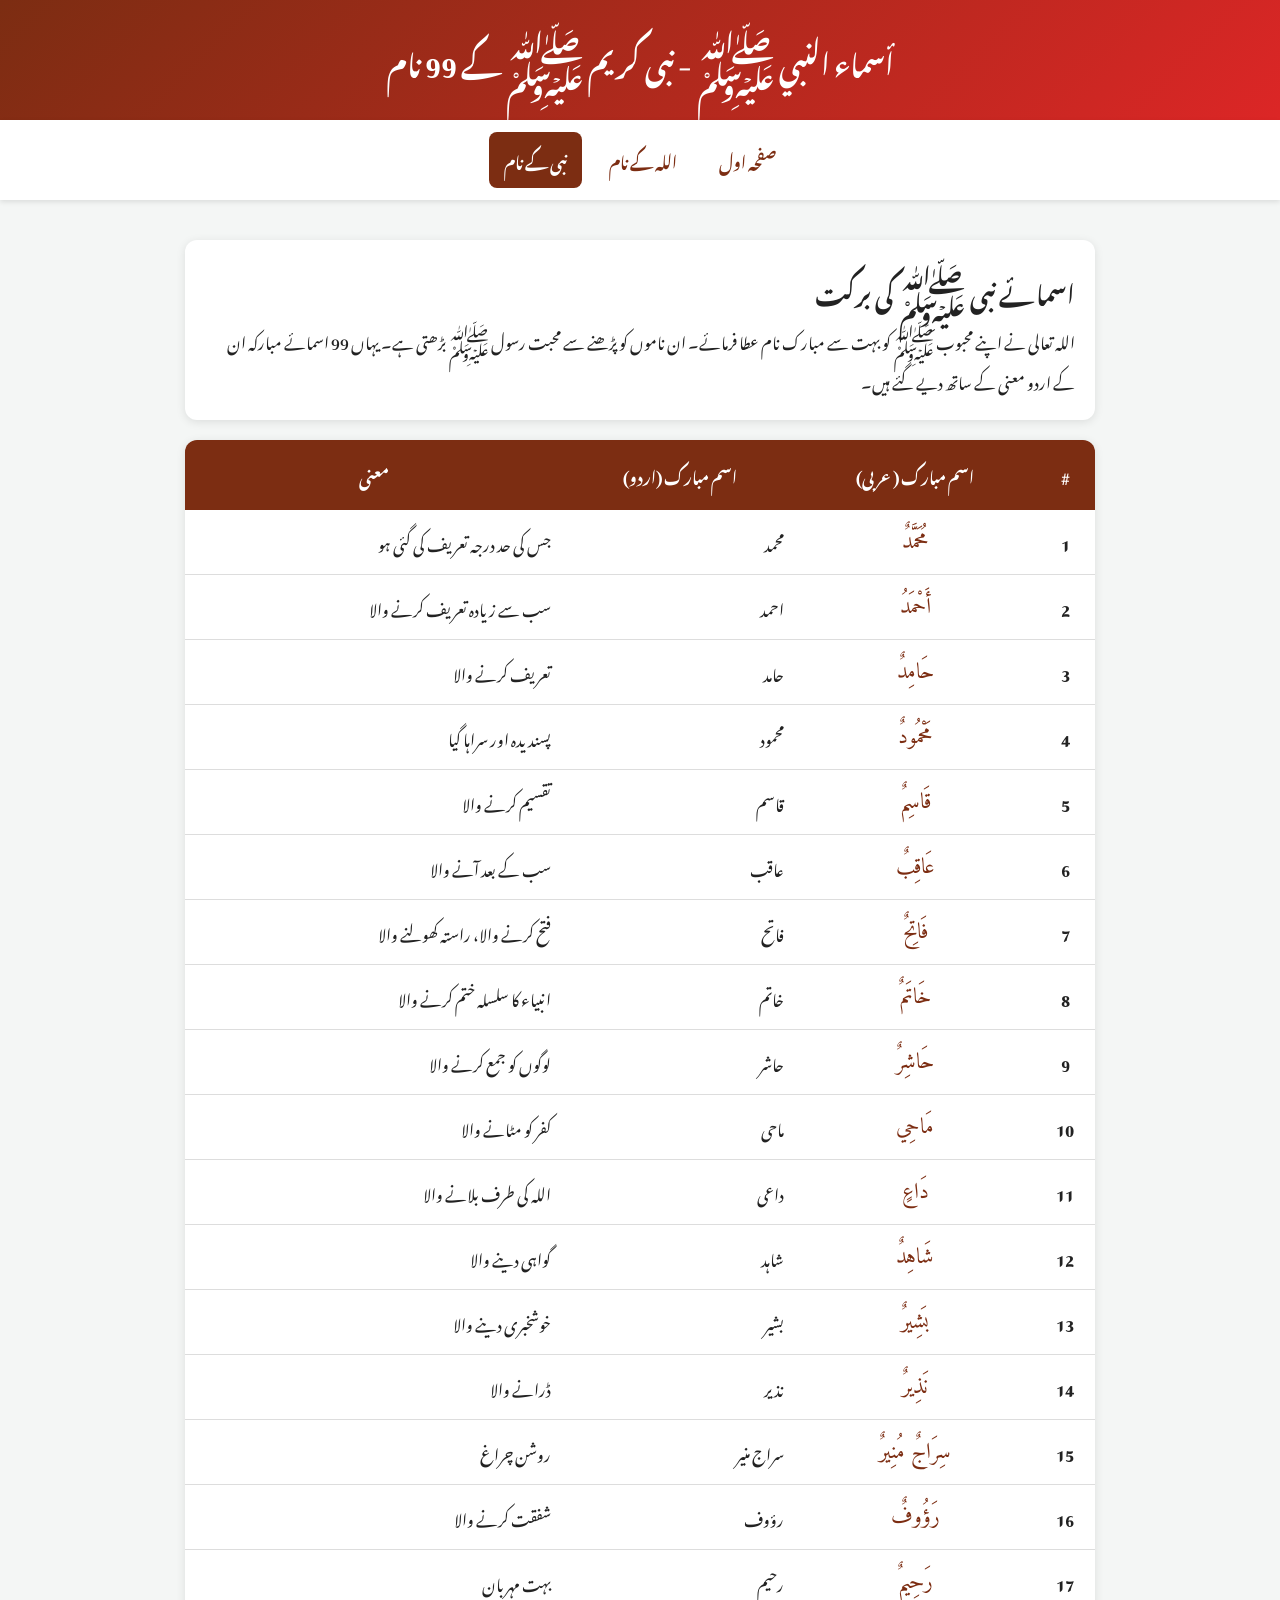
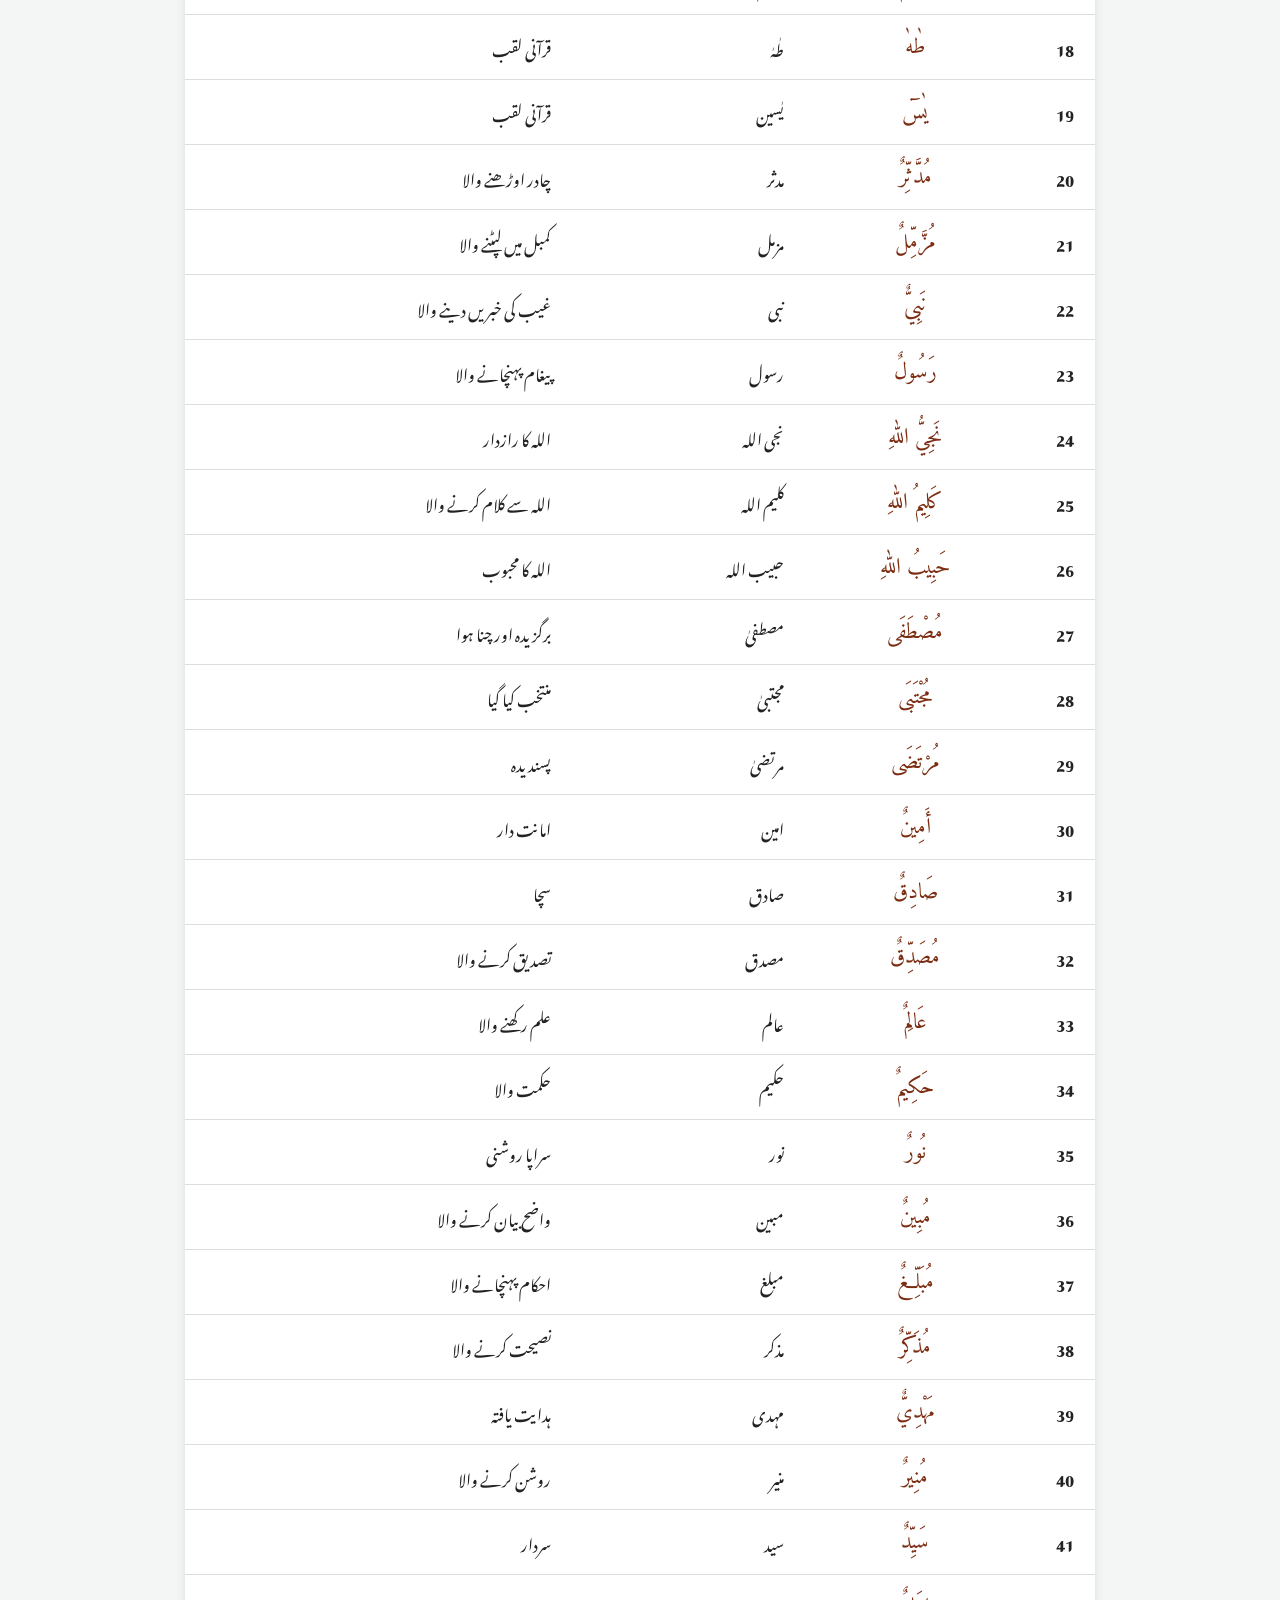
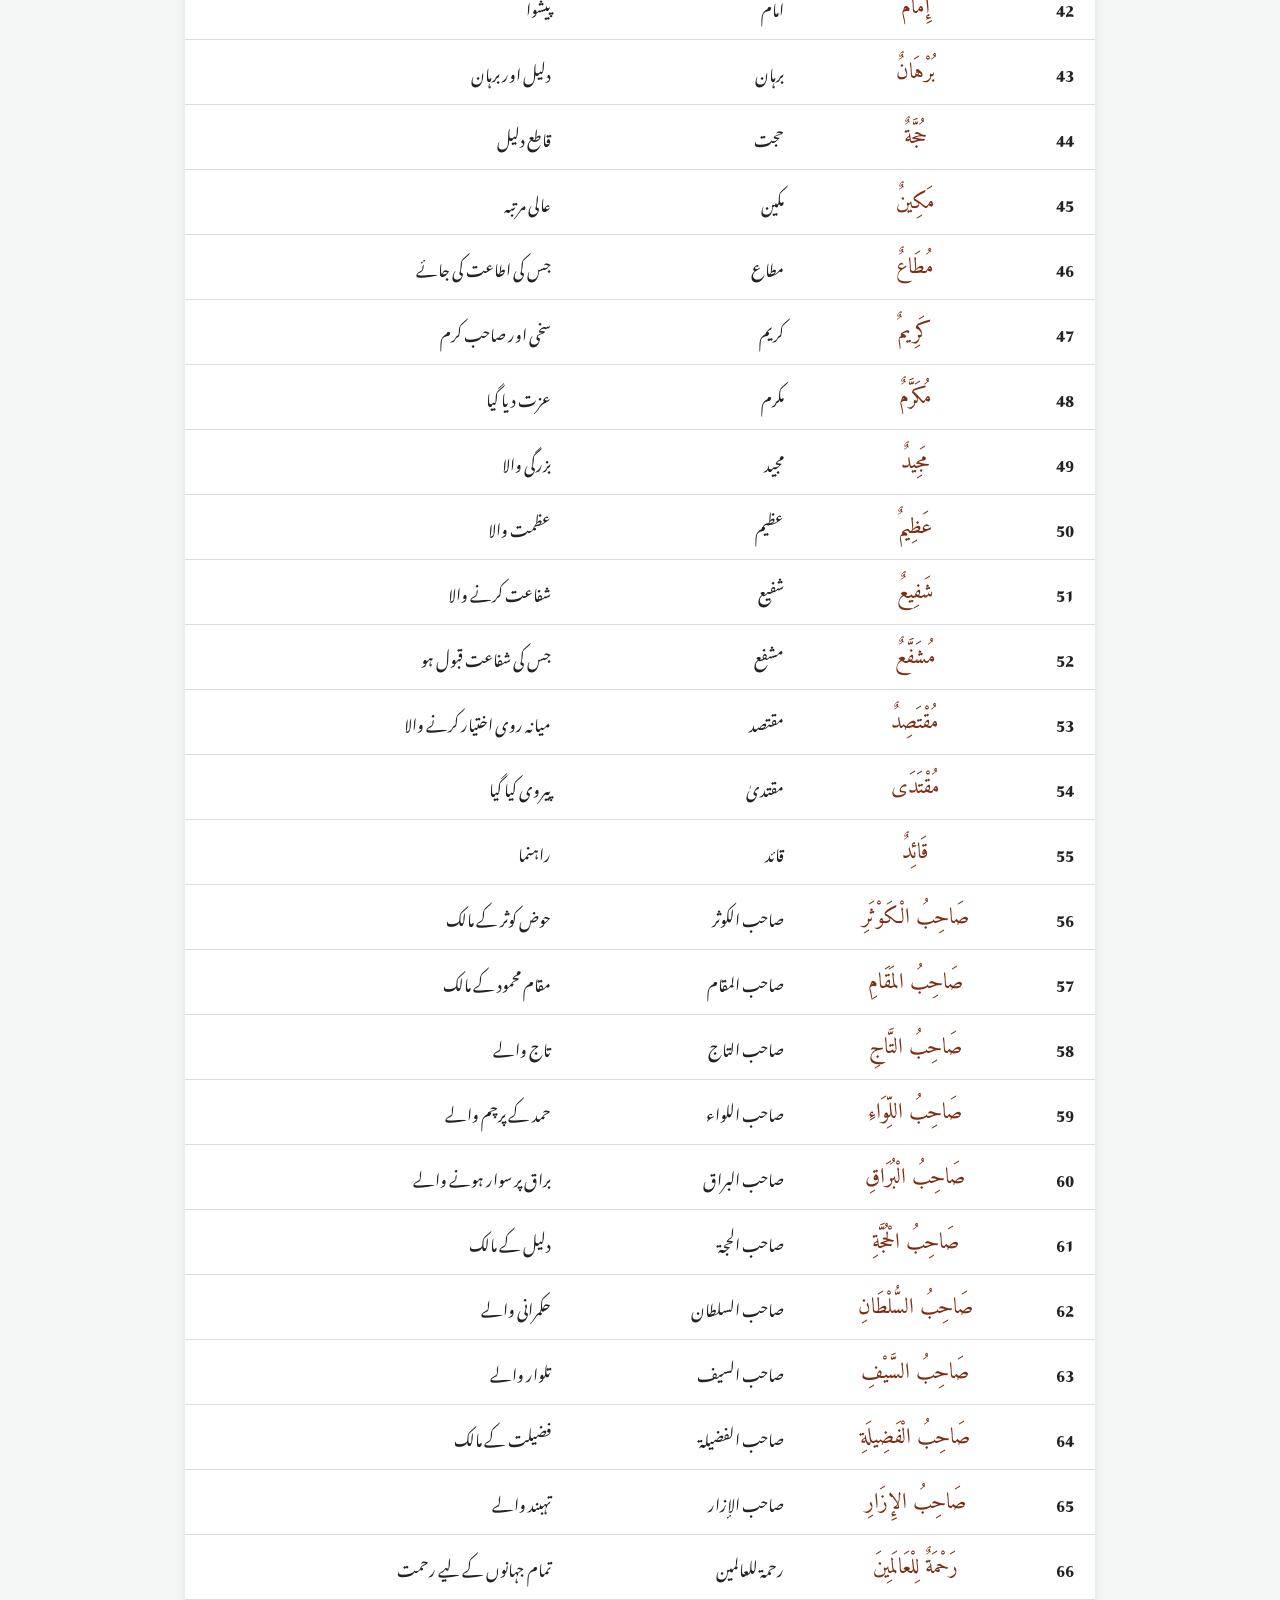
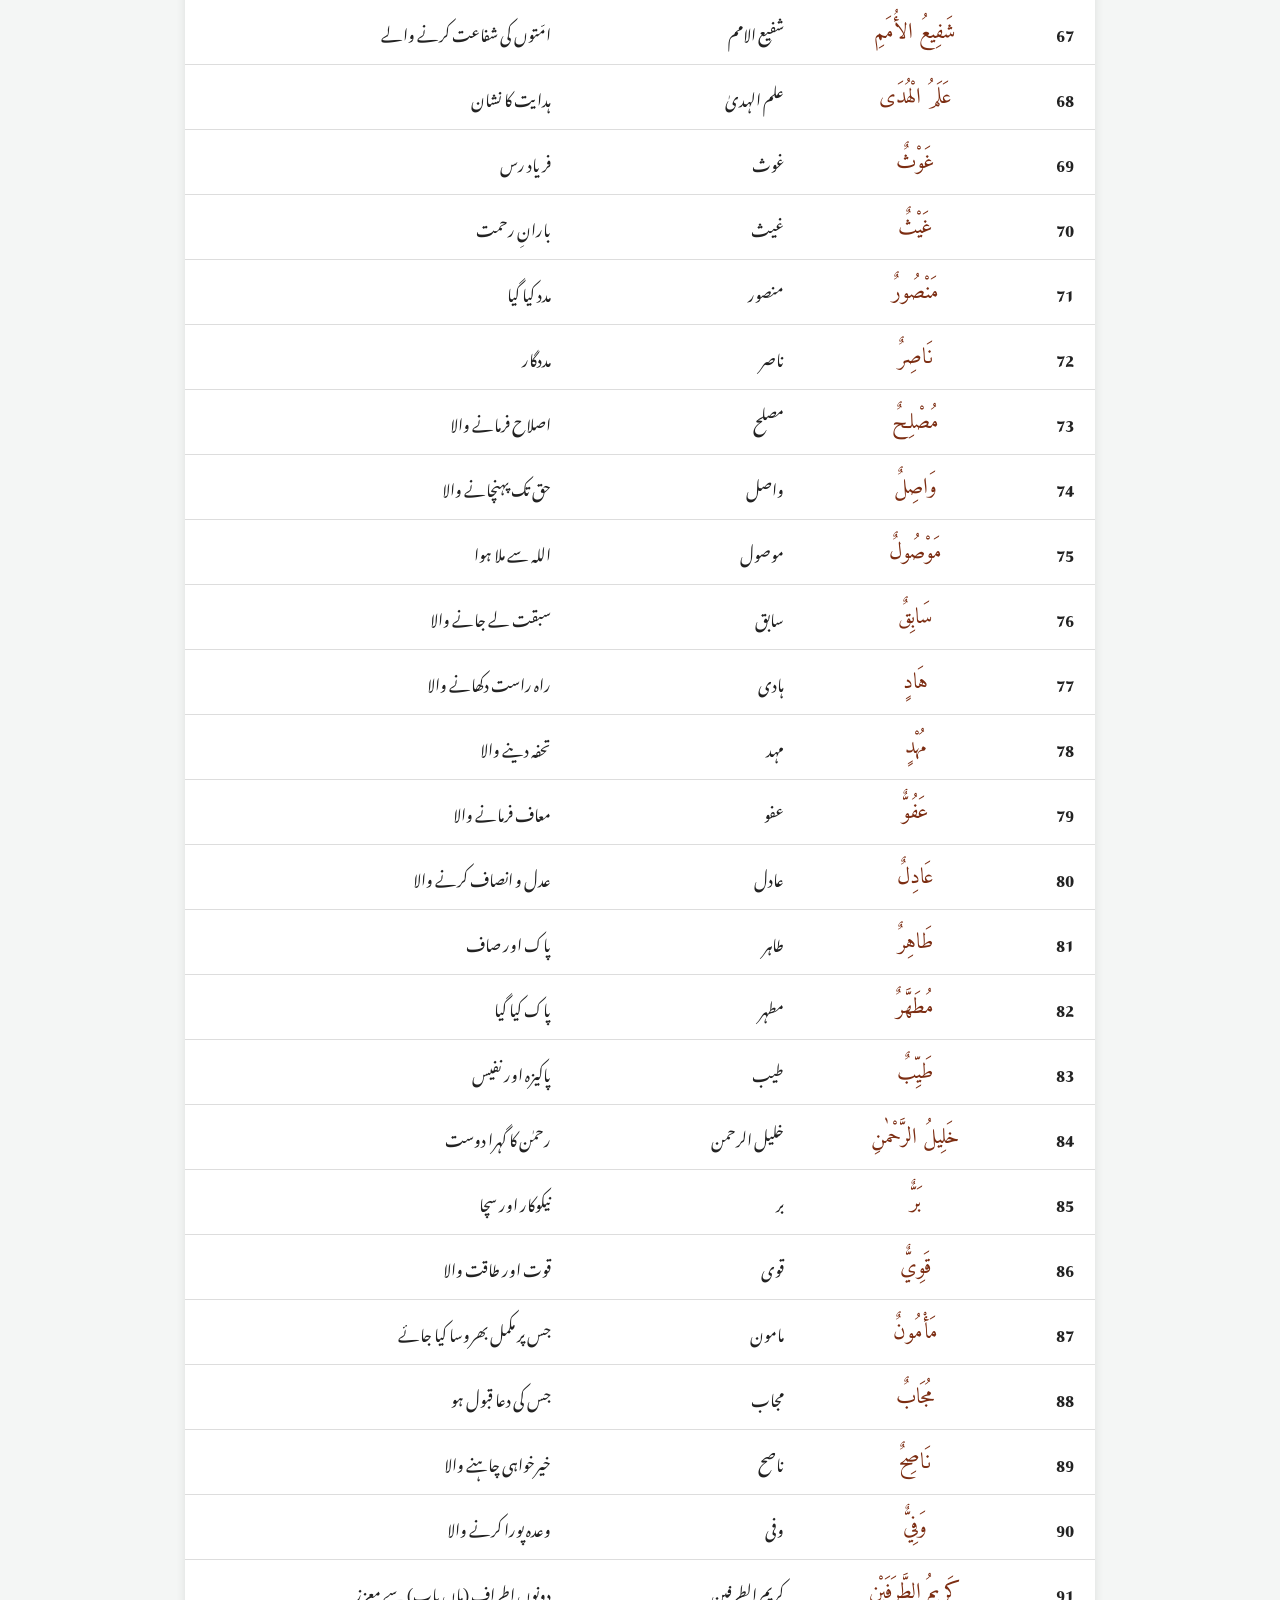
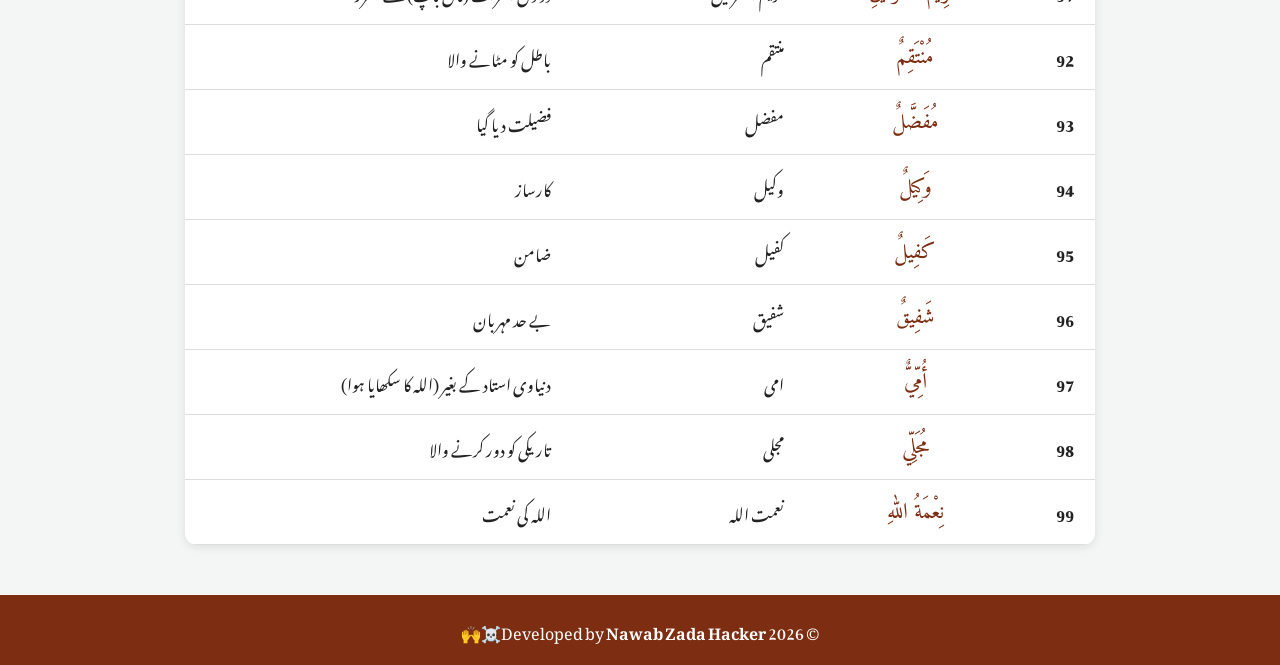
<file: nabi-names.html>
<!DOCTYPE html>
<html lang="ur" dir="rtl">
<head>
    <meta charset="UTF-8">
    <meta name="viewport" content="width=device-width, initial-scale=1.0">
    <meta name="description" content="حضور اکرم ﷺ کے 99 اسمائے مبارکہ عربی، اردو اور معنی کے ساتھ۔ 99 Names of Prophet Muhammad SAW.">
    <meta name="keywords" content="Asma e Nabi, 99 Names of Muhammad, Nabi ke naam, اسمائے نبی, Nawab Zada Hacker">
    <meta name="author" content="Nawab Zada Hacker">
    <title>نبی کریم ﷺ کے 99 نام - اسمائے مبارکہ | Nawab Zada Hacker</title>
    <link href="https://fonts.googleapis.com/css2?family=Noto+Nastaliq+Urdu:wght@400;700&family=Amiri:wght@700&display=swap" rel="stylesheet">
    <style>
        * {margin:0; padding:0; box-sizing:border-box;}
        body {font-family: 'Noto Nastaliq Urdu', serif; background: #f4f6f5; color: #222; direction: rtl;}
        header {background: linear-gradient(135deg, #7c2d12, #dc2626); color: white; text-align: center; padding: 25px 10px;}
        header h1 {font-size: 28px;}
        nav {background: #fff; display: flex; justify-content: center; flex-wrap: wrap; gap: 12px; padding: 12px; box-shadow: 0 2px 5px rgba(0,0,0,0.1); position: sticky; top: 0;}
        nav a {text-decoration: none; color: #7c2d12; font-weight: 700; padding: 8px 15px; border-radius: 8px;}
        nav a:hover, nav a.active {background: #7c2d12; color: white;}
        .container {max-width: 950px; margin: 20px auto; padding: 20px;}
        .about-box {background: white; padding: 20px; border-radius: 12px; margin-bottom: 20px; box-shadow: 0 2px 10px rgba(0,0,0,0.1);}
        table {width: 100%; border-collapse: collapse; background: white; border-radius: 12px; overflow: hidden; box-shadow: 0 2px 10px rgba(0,0,0,0.1);}
        th {background: #7c2d12; color: white; padding: 15px; text-align: center;}
        td {padding: 12px; border-bottom: 1px solid #ddd; text-align: right;}
        tr:hover {background: #fef2f2;}
        .num {text-align: center; width: 60px; font-weight: bold;}
        .arabic {font-family: 'Amiri', serif; font-size: 22px; text-align: center; color: #7c2d12;}
        footer {background: #7c2d12; color: white; text-align: center; padding: 15px; margin-top: 30px;}
    </style>
</head>
<body>
    <header><h1>أسماء النبي ﷺ - نبی کریم ﷺ کے 99 نام</h1></header>
    <nav>
        <a href="index.html">صفحہ اول</a>
        <a href="allah-names.html">اللہ کے نام</a>
        <a href="nabi-names.html" class="active">نبی کے نام</a>
    </nav>
    <main class="container">
        <div class="about-box">
            <h2>اسمائے نبی ﷺ کی برکت</h2>
            <p>اللہ تعالی نے اپنے محبوب ﷺ کو بہت سے مبارک نام عطا فرمائے۔ ان ناموں کو پڑھنے سے محبت رسول ﷺ بڑھتی ہے۔ یہاں 99 اسمائے مبارکہ ان کے اردو معنی کے ساتھ دیے گئے ہیں۔</p>
        </div>
        <table>
            <thead>
                <tr>
                    <th class="num">#</th>
                    <th>اسم مبارک (عربی)</th>
                    <th>اسم مبارک (اردو)</th>
                    <th>معنی</th>
                </tr>
            </thead>
            <tbody id="nabi-names"></tbody>
        </table>
    </main>
    <footer><p>© 2026 Developed by <strong>Nawab Zada Hacker☠️🙌</strong></p></footer>

    <script>
        const nabiNamesData = [
            {n: 1, ar: "مُحَمَّدٌ", ur: "محمد", m: "جس کی حد درجہ تعریف کی گئی ہو"},
            {n: 2, ar: "أَحْمَدُ", ur: "احمد", m: "سب سے زیادہ تعریف کرنے والا"},
            {n: 3, ar: "حَامِدٌ", ur: "حامد", m: "تعریف کرنے والا"},
            {n: 4, ar: "مَحْمُودٌ", ur: "محمود", m: "پسندیدہ اور سراہا گیا"},
            {n: 5, ar: "قَاسِمٌ", ur: "قاسم", m: "تقسیم کرنے والا"},
            {n: 6, ar: "عَاقِبٌ", ur: "عاقب", m: "سب کے بعد آنے والا"},
            {n: 7, ar: "فَاتِحٌ", ur: "فاتح", m: "فتح کرنے والا، راستہ کھولنے والا"},
            {n: 8, ar: "خَاتَمٌ", ur: "خاتم", m: "انبیاء کا سلسلہ ختم کرنے والا"},
            {n: 9, ar: "حَاشِرٌ", ur: "حاشر", m: "لوگوں کو جمع کرنے والا"},
            {n: 10, ar: "مَاحِي", ur: "ماحی", m: "کفر کو مٹانے والا"},
            {n: 11, ar: "دَاعٍ", ur: "داعی", m: "اللہ کی طرف بلانے والا"},
            {n: 12, ar: "شَاهِدٌ", ur: "شاہد", m: "گواہی دینے والا"},
            {n: 13, ar: "بَشِيرٌ", ur: "بشیر", m: "خوشخبری دینے والا"},
            {n: 14, ar: "نَذِيرٌ", ur: "نذیر", m: "ڈرانے والا"},
            {n: 15, ar: "سِرَاجٌ مُنِيرٌ", ur: "سراج منیر", m: "روشن چراغ"},
            {n: 16, ar: "رَؤُوفٌ", ur: "رؤوف", m: "شفقت کرنے والا"},
            {n: 17, ar: "رَحِيمٌ", ur: "رحیم", m: "بہت مہربان"},
            {n: 18, ar: "طٰهٰ", ur: "طٰہٰ", m: "قرآنی لقب"},
            {n: 19, ar: "يٰسٓ", ur: "یٰسین", m: "قرآنی لقب"},
            {n: 20, ar: "مُدَّثِّرٌ", ur: "مدثر", m: "چادر اوڑھنے والا"},
            {n: 21, ar: "مُزَّمِّلٌ", ur: "مزمل", m: "کمبل میں لپٹنے والا"},
            {n: 22, ar: "نَبِيٌّ", ur: "نبی", m: "غیب کی خبریں دینے والا"},
            {n: 23, ar: "رَسُولٌ", ur: "رسول", m: "پیغام پہنچانے والا"},
            {n: 24, ar: "نَجِيُّ اللهِ", ur: "نجی اللہ", m: "اللہ کا رازدار"},
            {n: 25, ar: "كَلِيمُ اللهِ", ur: "کلیم اللہ", m: "اللہ سے کلام کرنے والا"},
            {n: 26, ar: "حَبِيبُ اللهِ", ur: "حبیب اللہ", m: "اللہ کا محبوب"},
            {n: 27, ar: "مُصْطَفَى", ur: "مصطفیٰ", m: "برگزیدہ اور چنا ہوا"},
            {n: 28, ar: "مُجْتَبَى", ur: "مجتبیٰ", m: "منتخب کیا گیا"},
            {n: 29, ar: "مُرْتَضَى", ur: "مرتضیٰ", m: "پسندیدہ"},
            {n: 30, ar: "أَمِينٌ", ur: "امین", m: "امانت دار"},
            {n: 31, ar: "صَادِقٌ", ur: "صادق", m: "سچا"},
            {n: 32, ar: "مُصَدِّقٌ", ur: "مصدق", m: "تصدیق کرنے والا"},
            {n: 33, ar: "عَالِمٌ", ur: "عالم", m: "علم رکھنے والا"},
            {n: 34, ar: "حَكِيمٌ", ur: "حکیم", m: "حکمت والا"},
            {n: 35, ar: "نُورٌ", ur: "نور", m: "سراپا روشنی"},
            {n: 36, ar: "مُبِينٌ", ur: "مبین", m: "واضح بیان کرنے والا"},
            {n: 37, ar: "مُبَلِّغٌ", ur: "مبلغ", m: "احکام پہنچانے والا"},
            {n: 38, ar: "مُذَكِّرٌ", ur: "مذکر", m: "نصیحت کرنے والا"},
            {n: 39, ar: "مَهْدِيٌّ", ur: "مہدی", m: "ہدایت یافتہ"},
            {n: 40, ar: "مُنِيرٌ", ur: "منیر", m: "روشن کرنے والا"},
            {n: 41, ar: "سَيِّدٌ", ur: "سید", m: "سردار"},
            {n: 42, ar: "إِمَامٌ", ur: "امام", m: "پیشوا"},
            {n: 43, ar: "بُرْهَانٌ", ur: "برہان", m: "دلیل اور برہان"},
            {n: 44, ar: "حُجَّةٌ", ur: "حجت", m: "قاطع دلیل"},
            {n: 45, ar: "مَكِينٌ", ur: "مکین", m: "عالی مرتبہ"},
            {n: 46, ar: "مُطَاعٌ", ur: "مطاع", m: "جس کی اطاعت کی جائے"},
            {n: 47, ar: "كَرِيمٌ", ur: "کریم", m: "سخی اور صاحب کرم"},
            {n: 48, ar: "مُكَرَّمٌ", ur: "مکرم", m: "عزت دیا گیا"},
            {n: 49, ar: "مَجِيدٌ", ur: "مجید", m: "بزرگی والا"},
            {n: 50, ar: "عَظِيمٌ", ur: "عظیم", m: "عظمت والا"},
            {n: 51, ar: "شَفِيعٌ", ur: "شفیع", m: "شفاعت کرنے والا"},
            {n: 52, ar: "مُشَفَّعٌ", ur: "مشفع", m: "جس کی شفاعت قبول ہو"},
            {n: 53, ar: "مُقْتَصِدٌ", ur: "مقتصد", m: "میانہ روی اختیار کرنے والا"},
            {n: 54, ar: "مُقْتَدَى", ur: "مقتدیٰ", m: "پیروی کیا گیا"},
            {n: 55, ar: "قَائِدٌ", ur: "قائد", m: "راہنما"},
            {n: 56, ar: "صَاحِبُ الْكَوْثَرِ", ur: "صاحب الکوثر", m: "حوض کوثر کے مالک"},
            {n: 57, ar: "صَاحِبُ المَقَامِ", ur: "صاحب المقام", m: "مقام محمود کے مالک"},
            {n: 58, ar: "صَاحِبُ التَّاجِ", ur: "صاحب التاج", m: "تاج والے"},
            {n: 59, ar: "صَاحِبُ اللِّوَاءِ", ur: "صاحب اللواء", m: "حمد کے پرچم والے"},
            {n: 60, ar: "صَاحِبُ الْبُرَاقِ", ur: "صاحب البراق", m: "براق پر سوار ہونے والے"},
            {n: 61, ar: "صَاحِبُ الْحُجَّةِ", ur: "صاحب الحجة", m: "دلیل کے مالک"},
            {n: 62, ar: "صَاحِبُ السُّلْطَانِ", ur: "صاحب السلطان", m: "حکمرانی والے"},
            {n: 63, ar: "صَاحِبُ السَّيْفِ", ur: "صاحب السیف", m: "تلوار والے"},
            {n: 64, ar: "صَاحِبُ الْفَضِيلَةِ", ur: "صاحب الفضیلة", m: "فضیلت کے مالک"},
            {n: 65, ar: "صَاحِبُ الإِزَارِ", ur: "صاحب الإزار", m: "تہبند والے"},
            {n: 66, ar: "رَحْمَةٌ لِلْعَالَمِينَ", ur: "رحمۃ للعالمین", m: "تمام جہانوں کے لیے رحمت"},
            {n: 67, ar: "شَفِيعُ الأُمَمِ", ur: "شفیع الامم", m: "امّتوں کی شفاعت کرنے والے"},
            {n: 68, ar: "عَلَمُ الْهُدَى", ur: "علم الہدیٰ", m: "ہدایت کا نشان"},
            {n: 69, ar: "غَوْثٌ", ur: "غوث", m: "فریاد رس"},
            {n: 70, ar: "غَيْثٌ", ur: "غیث", m: "بارانِ رحمت"},
            {n: 71, ar: "مَنْصُورٌ", ur: "منصور", m: "مدد کیا گیا"},
            {n: 72, ar: "نَاصِرٌ", ur: "ناصر", m: "مددگار"},
            {n: 73, ar: "مُصْلِحٌ", ur: "مصلح", m: "اصلاح فرمانے والا"},
            {n: 74, ar: "وَاصِلٌ", ur: "واصل", m: "حق تک پہنچانے والا"},
            {n: 75, ar: "مَوْصُولٌ", ur: "موصول", m: "اللہ سے ملا ہوا"},
            {n: 76, ar: "سَابِقٌ", ur: "سابق", m: "سبقت لے جانے والا"},
            {n: 77, ar: "هَادٍ", ur: "ہادی", m: "راہ راست دکھانے والا"},
            {n: 78, ar: "مُهْدٍ", ur: "مہد", m: "تحفہ دینے والا"},
            {n: 79, ar: "عَفُوٌّ", ur: "عفو", m: "معاف فرمانے والا"},
            {n: 80, ar: "عَادِلٌ", ur: "عادل", m: "عدل و انصاف کرنے والا"},
            {n: 81, ar: "طَاهِرٌ", ur: "طاہر", m: "پاک اور صاف"},
            {n: 82, ar: "مُطَهَّرٌ", ur: "مطہر", m: "پاک کیا گیا"},
            {n: 83, ar: "طَيِّبٌ", ur: "طیب", m: "پاکیزہ اور نفیس"},
            {n: 84, ar: "خَلِيلُ الرَّحْمٰنِ", ur: "خلیل الرحمن", m: "رحمٰن کا گہرا دوست"},
            {n: 85, ar: "بَرٌّ", ur: "بر", m: "نیکوکار اور سچا"},
            {n: 86, ar: "قَوِيٌّ", ur: "قوی", m: "قوت اور طاقت والا"},
            {n: 87, ar: "مَأْمُونٌ", ur: "مامون", m: "جس پر مکمل بھروسا کیا جائے"},
            {n: 88, ar: "مُجَابٌ", ur: "مجاب", m: "جس کی دعا قبول ہو"},
            {n: 89, ar: "نَاصِحٌ", ur: "ناصح", m: "خیرخواہی چاہنے والا"},
            {n: 90, ar: "وَفِيٌّ", ur: "وفی", m: "وعدہ پورا کرنے والا"},
            {n: 91, ar: "كَرِيمُ الطَّرَفَيْنِ", ur: "کریم الطرفین", m: "دونوں اطراف (ماں باپ) سے معزز"},
            {n: 92, ar: "مُنْتَقِمٌ", ur: "منتقم", m: "باطل کو مٹانے والا"},
            {n: 93, ar: "مُفَضَّلٌ", ur: "مفضل", m: "فضیلت دیا گیا"},
            {n: 94, ar: "وَكِيلٌ", ur: "وکیل", m: "کارساز"},
            {n: 95, ar: "كَفِيلٌ", ur: "کفیل", m: "ضامن"},
            {n: 96, ar: "شَفِيقٌ", ur: "شفیق", m: "بے حد مہربان"},
            {n: 97, ar: "أُمِّيٌّ", ur: "امی", m: "دنیاوی استاد کے بغیر (اللہ کا سکھایا ہوا)"},
            {n: 98, ar: "مُجَلِّي", ur: "مجلی", m: "تاریکی کو دور کرنے والا"},
            {n: 99, ar: "نِعْمَةُ اللهِ", ur: "نعمت اللہ", m: "اللہ کی نعمت"}
        ];

        const tableBody = document.getElementById("nabi-names");
        nabiNamesData.forEach(item => {
            const row = document.createElement("tr");
            row.innerHTML = `
                <td class="num">${item.n}</td>
                <td class="arabic">${item.ar}</td>
                <td>${item.ur}</td>
                <td>${item.m}</td>
            `;
            tableBody.appendChild(row);
        });
    </script>
</body>
</html>
</file>
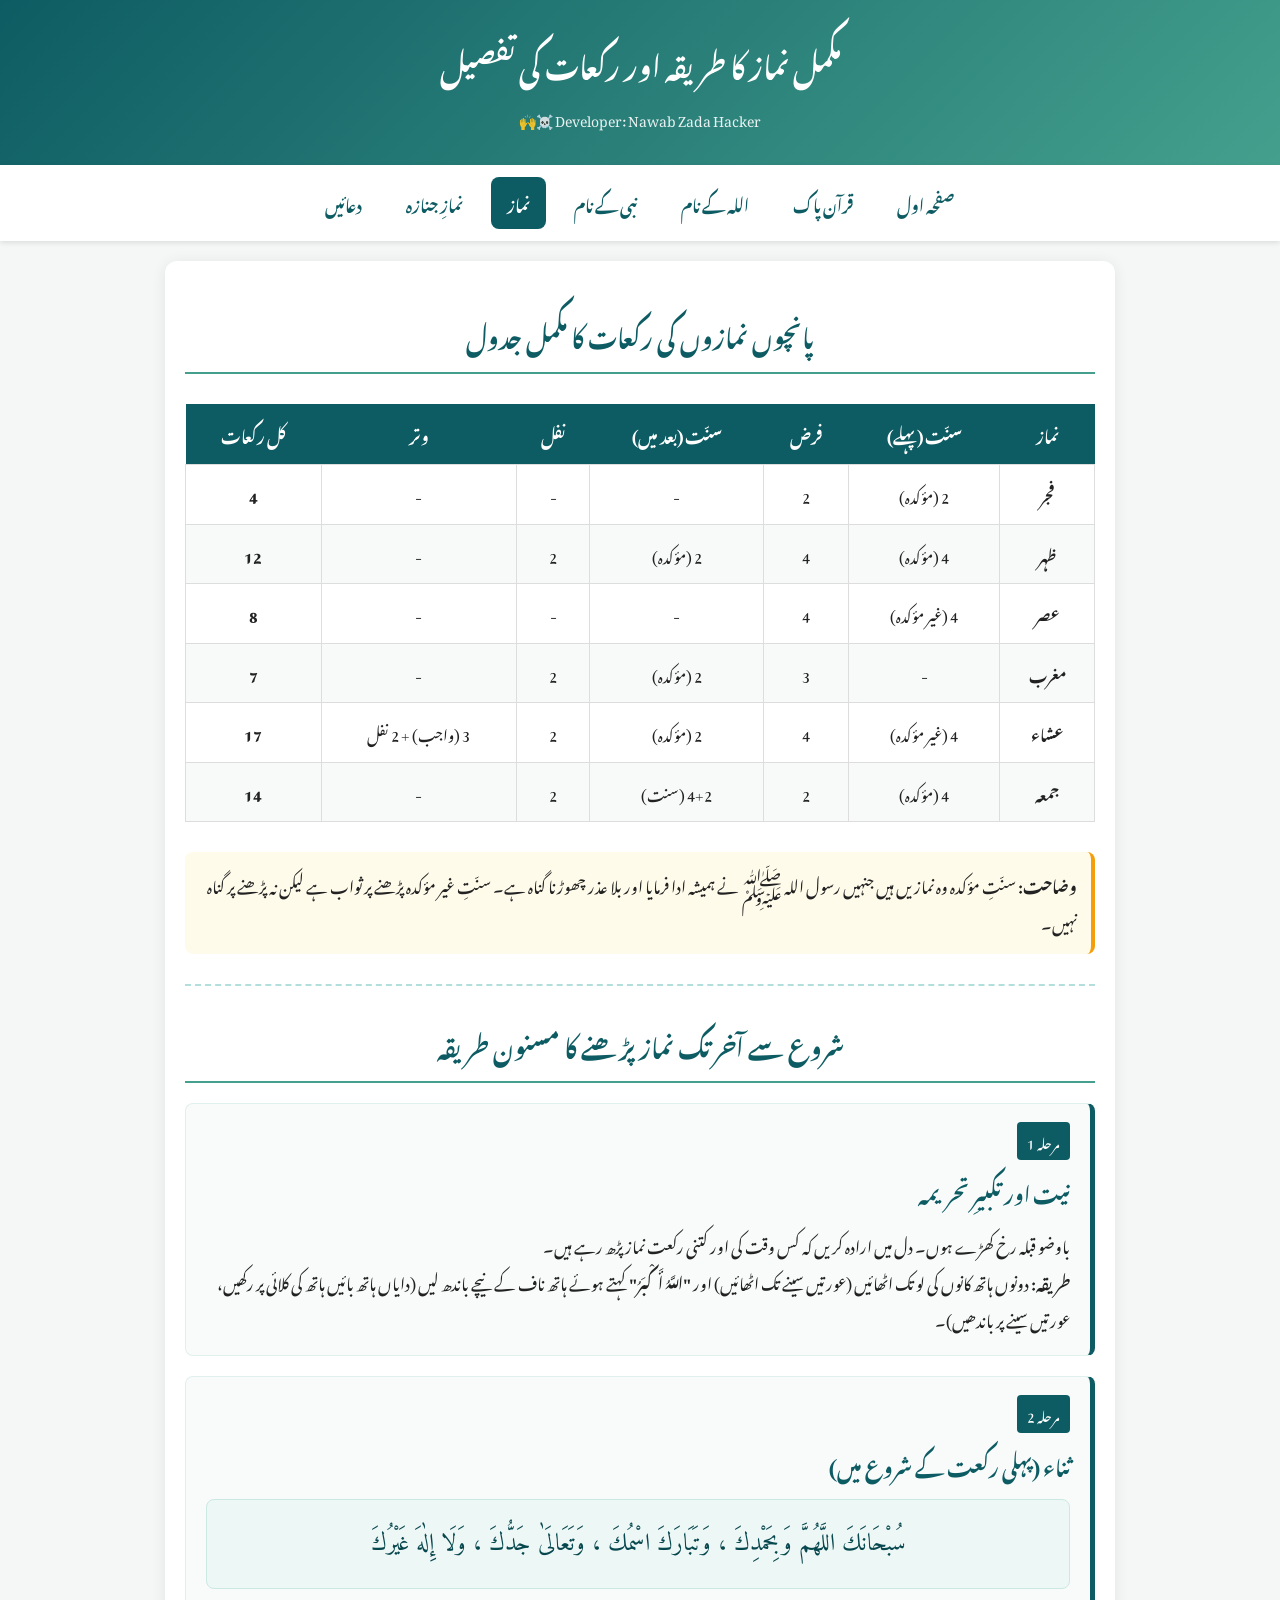
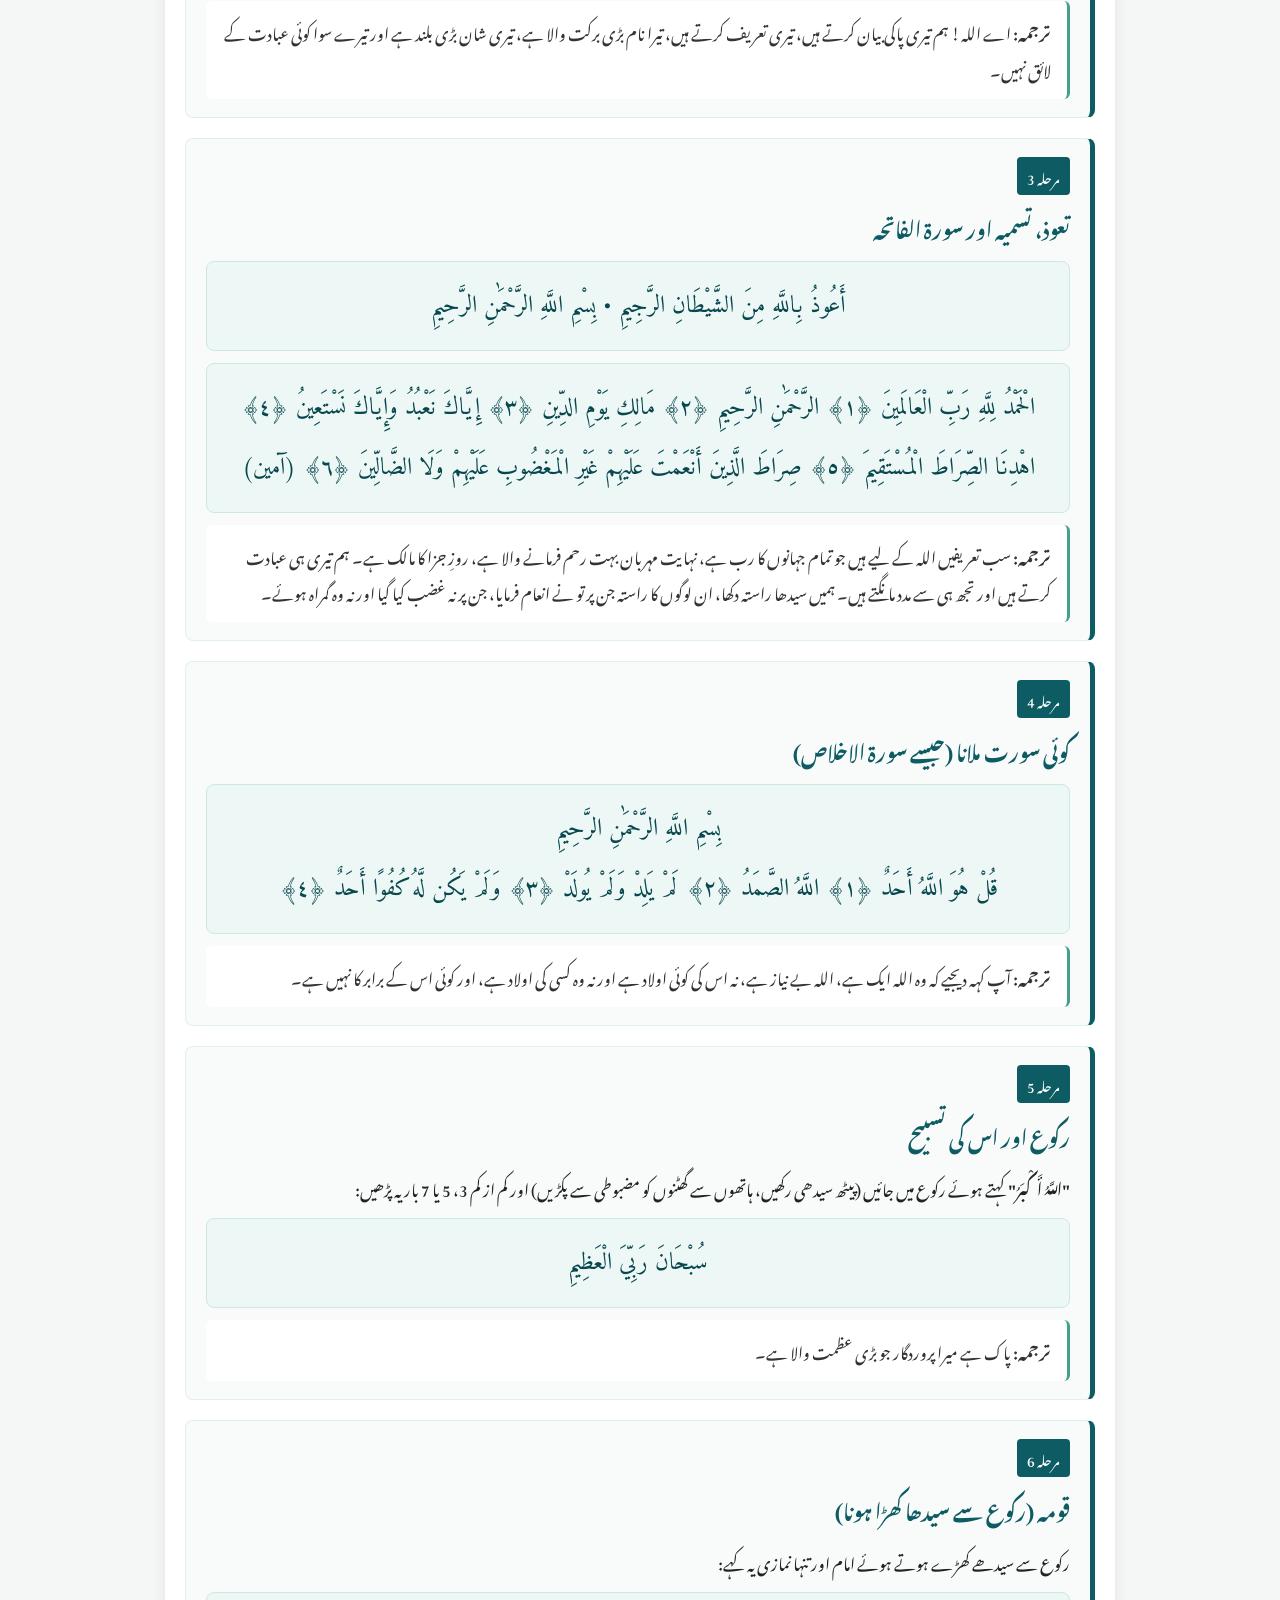
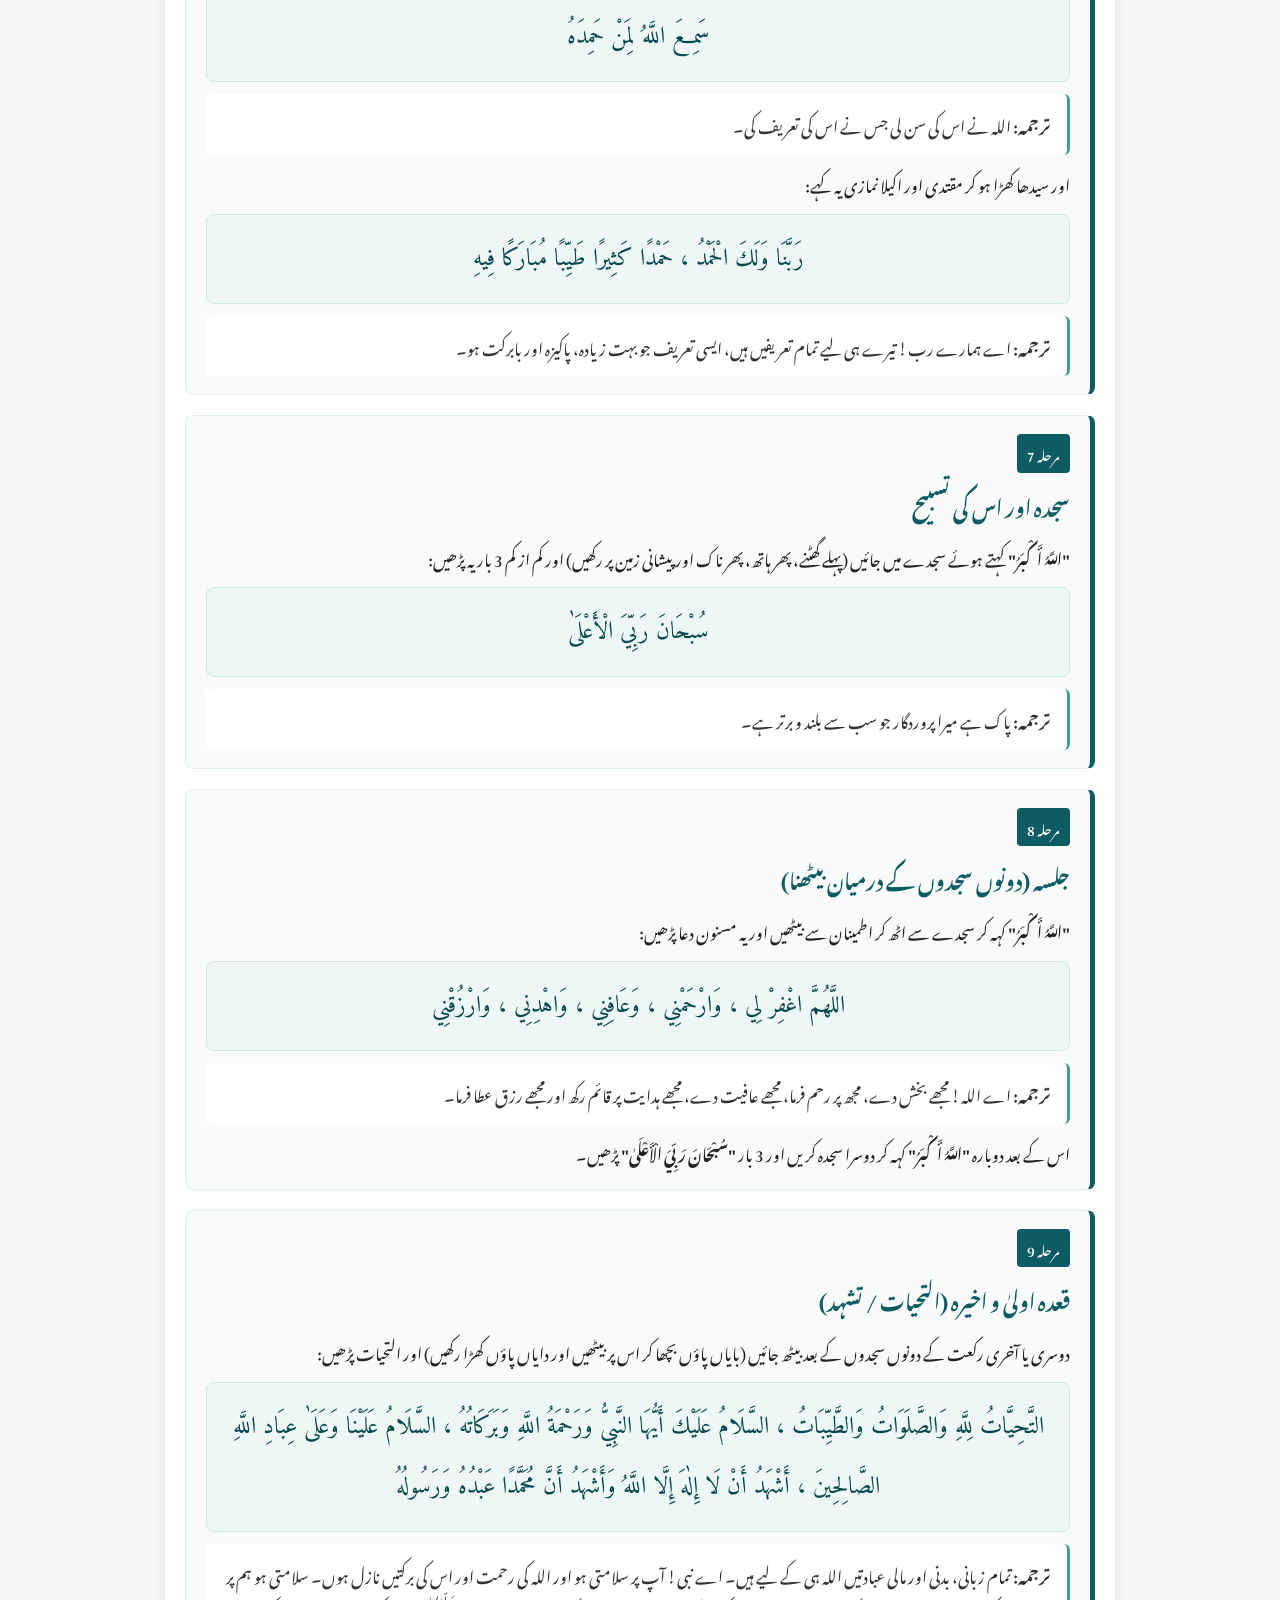
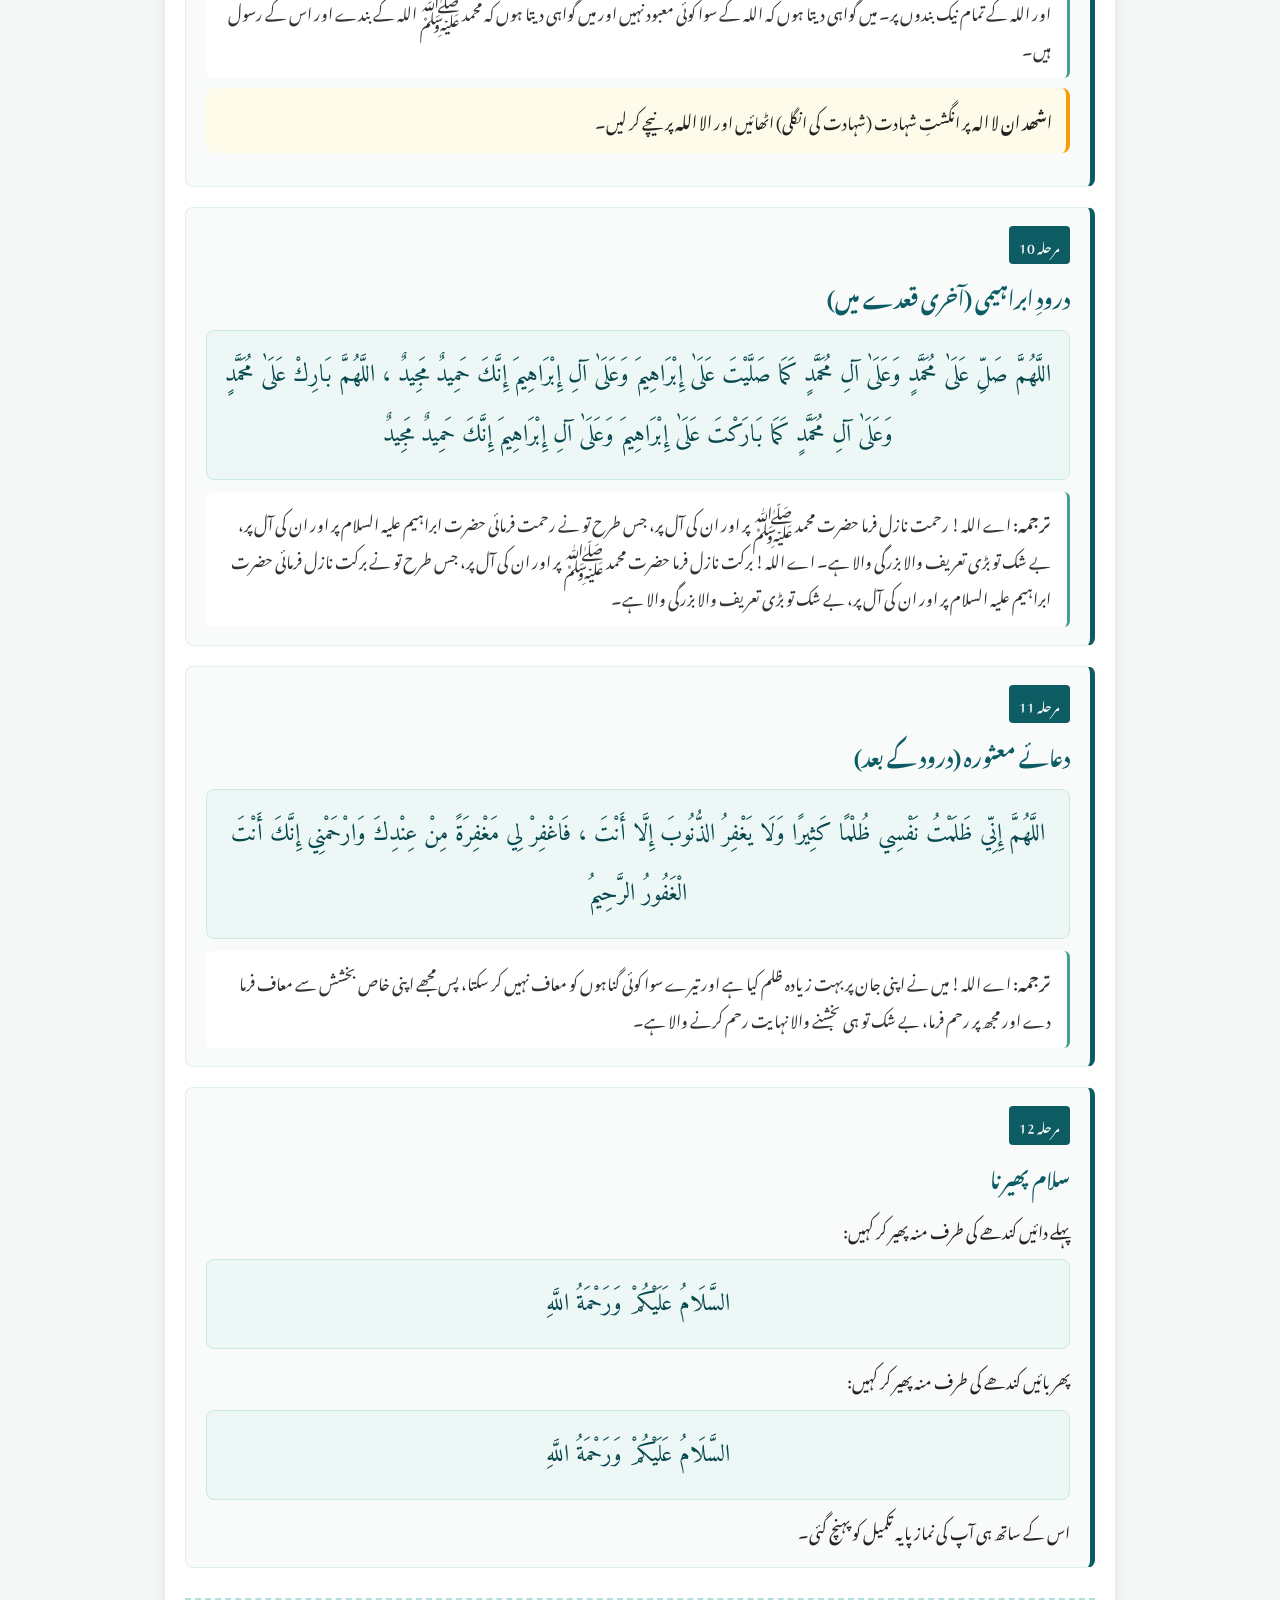
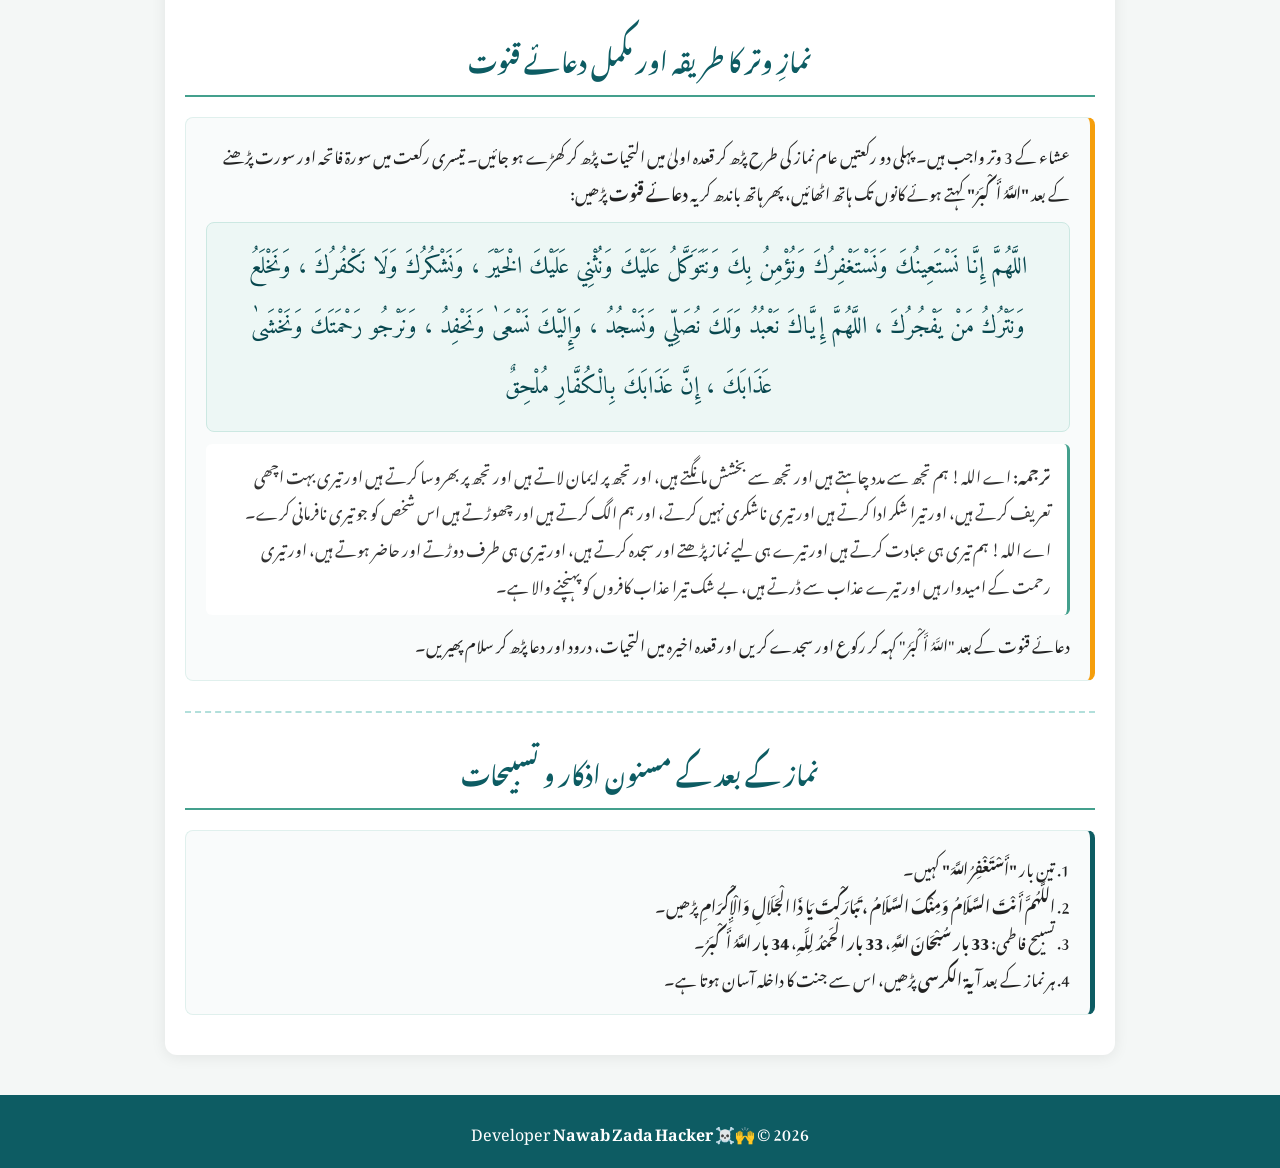
<file: namaz.html>
<!DOCTYPE html>
<html lang="ur" dir="rtl">
<head>
    <meta charset="UTF-8">
    <meta name="viewport" content="width=device-width, initial-scale=1.0">
    
    <title>مکمل نماز کا مسنون طریقہ، رکعات کی تفصیل اور تمام دعائیں مع اردو ترجمہ | Nawab Zada Hacker</title>
    <meta name="description" content="نماز کا مکمل اور آسان مسنون طریقہ، پانچوں نمازوں کی رکعات کا چارٹ، ثناء، سورۃ فاتحہ، التحیات، درود ابراہیمی، دعائے قنوت اور نماز کے بعد کے اذکار اردو ترجمہ کے ساتھ۔ Learn Namaz Step by Step in Urdu.">
    <meta name="keywords" content="نماز کا طریقہ, مکمل نماز گائیڈ, دعائے قنوت, التحیات کا ترجمہ, پانچ وقت کی نماز کی رکعات, Namaz Ka Tarika, Dua e Qunoot in Urdu, Tashahhud Urdu, Nawab Zada Hacker">
    <meta name="author" content="Nawab Zada Hacker">
    <meta name="robots" content="index, follow">

    <meta property="og:title" content="مکمل نماز کا طریقہ اور رکعات کی تفصیل مع دعائیں">
    <meta property="og:description" content="تکبیر تحریمہ سے سلام تک نماز کا مکمل مسنون طریقہ، تشہد، درود، دعائے قنوت مع اردو ترجمہ۔">
    <meta property="og:type" content="article">
    <meta property="og:locale" content="ur_PK">

    <link rel="preconnect" href="https://fonts.googleapis.com">
    <link rel="preconnect" href="https://fonts.gstatic.com" crossorigin>
    <link href="https://fonts.googleapis.com/css2?family=Noto+Nastaliq+Urdu:wght@400;700&family=Amiri:wght@400;700&display=swap" rel="stylesheet">

    <script type="application/ld+json">
    {
      "@context": "https://schema.org",
      "@type": "HowTo",
      "name": "نماز کا مکمل طریقہ",
      "description": "شروع سے آخر تک نماز کے تمام ارکان اور دعائیں",
      "step": [
        {"@type": "HowToStep", "name": "قیام اور ثناء", "text": "تکبیر تحریمہ کہہ کر ہاتھ باندھنا، ثناء، تعوذ و تسمیہ اور سورۃ الفاتحہ پڑھنا۔"},
        {"@type": "HowToStep", "name": "رکوع اور قومہ", "text": "رکوع میں تسبیح پڑھنا اور سیدھے کھڑے ہو کر تحمید کہنا۔"},
        {"@type": "HowToStep", "name": "سجود اور قعدہ", "text": "دو سجدے کرنا، قعدہ میں التحیات، درود شریف اور دعا معثورہ پڑھنا۔"},
        {"@type": "HowToStep", "name": "سلام", "text": "دائیں اور بائیں سلام پھیر کر نماز مکمل کرنا۔"}
      ]
    }
    </script>
    
    <style>
        * {
            margin: 0;
            padding: 0;
            box-sizing: border-box;
        }
        body {
            font-family: 'Noto Nastaliq Urdu', serif;
            background: #f4f7f6;
            color: #222;
            line-height: 2.3;
            direction: rtl;
        }
        header {
            background: linear-gradient(135deg, #0d5c63, #44a08d);
            color: white;
            text-align: center;
            padding: 30px 15px;
            box-shadow: 0 4px 10px rgba(0,0,0,0.15);
        }
        header h1 {
            font-size: 28px;
            margin-bottom: 8px;
        }
        .developer-tag {
            font-size: 14px;
            opacity: 0.9;
        }
        nav {
            background: #fff;
            display: flex;
            justify-content: center;
            flex-wrap: wrap;
            gap: 12px;
            padding: 12px;
            box-shadow: 0 2px 5px rgba(0,0,0,0.1);
            position: sticky;
            top: 0;
            z-index: 100;
        }
        nav a {
            text-decoration: none;
            color: #0d5c63;
            font-weight: 700;
            padding: 8px 16px;
            border-radius: 8px;
            transition: 0.3s;
        }
        nav a:hover, nav a.active {
            background: #0d5c63;
            color: white;
        }
        .container {
            max-width: 950px;
            margin: 20px auto;
            padding: 20px;
            background: white;
            border-radius: 12px;
            box-shadow: 0 2px 15px rgba(0,0,0,0.08);
        }
        h2 {
            color: #0d5c63;
            text-align: center;
            margin: 25px 0 15px 0;
            border-bottom: 2px solid #44a08d;
            padding-bottom: 10px;
            font-size: 24px;
        }
        h3 {
            color: #0d5c63;
            margin-bottom: 12px;
            font-size: 20px;
        }
        .table-responsive {
            overflow-x: auto;
        }
        table {
            width: 100%;
            border-collapse: collapse;
            margin: 15px 0;
            text-align: center;
        }
        table th {
            background: #0d5c63;
            color: white;
            padding: 12px;
            font-size: 16px;
        }
        table td {
            padding: 12px;
            border: 1px solid #ddd;
            font-size: 15px;
        }
        table tr:nth-child(even) {
            background: #f8faf9;
        }
        .content-box {
            background: #f9fbfb;
            border-right: 5px solid #0d5c63;
            padding: 18px 20px;
            margin: 20px 0;
            border-radius: 8px;
            border-top: 1px solid #e0f0ed;
            border-bottom: 1px solid #e0f0ed;
            border-left: 1px solid #e0f0ed;
        }
        .arabic {
            font-family: 'Amiri', serif;
            font-size: 24px;
            line-height: 2.5;
            color: #07474e;
            background: #edf7f5;
            padding: 14px 18px;
            border-radius: 8px;
            margin: 12px 0;
            text-align: center;
            border: 1px solid #cce8e2;
        }
        .translation {
            background: #ffffff;
            padding: 12px 16px;
            border-radius: 6px;
            border-right: 3px solid #44a08d;
            font-size: 16px;
            color: #333;
            margin-top: 8px;
        }
        .highlight-badge {
            background: #0d5c63;
            color: white;
            padding: 3px 10px;
            border-radius: 4px;
            font-size: 14px;
            display: inline-block;
            margin-bottom: 8px;
        }
        .note {
            background: #fffbeb;
            border-right: 4px solid #f59e0b;
            padding: 14px;
            border-radius: 8px;
            margin: 15px 0;
            font-size: 16px;
        }
        hr {
            margin: 30px 0;
            border: none;
            border-top: 2px dashed #b2dfdb;
        }
        footer {
            background: #0d5c63;
            color: white;
            text-align: center;
            padding: 18px;
            margin-top: 40px;
        }
    </style>
</head>
<body>
    <header>
        <h1>مکمل نماز کا طریقہ اور رکعات کی تفصیل</h1>
        <p class="developer-tag">Developer: Nawab Zada Hacker ☠️🙌</p>
    </header>

    <nav>
        <a href="index.html">صفحہ اول</a>
        <a href="quran.html">قرآن پاک</a>
        <a href="allah-names.html">اللہ کے نام</a>
        <a href="nabi-names.html">نبی کے نام</a>
        <a href="namaz.html" class="active">نماز</a>
        <a href="janaza.html">نمازِ جنازہ</a>
        <a href="duas.html">دعائیں</a>
    </nav>

    <main class="container">
        
        <h2>پانچوں نمازوں کی رکعات کا مکمل جدول</h2>
        <div class="table-responsive">
            <table>
                <thead>
                    <tr>
                        <th>نماز</th>
                        <th>سنّت (پہلے)</th>
                        <th>فرض</th>
                        <th>سنّت (بعد میں)</th>
                        <th>نفل</th>
                        <th>وتر</th>
                        <th>کل رکعات</th>
                    </tr>
                </thead>
                <tbody>
                    <tr><td><b>فجر</b></td><td>2 (مؤکدہ)</td><td>2</td><td>-</td><td>-</td><td>-</td><td><b>4</b></td></tr>
                    <tr><td><b>ظہر</b></td><td>4 (مؤکدہ)</td><td>4</td><td>2 (مؤکدہ)</td><td>2</td><td>-</td><td><b>12</b></td></tr>
                    <tr><td><b>عصر</b></td><td>4 (غیر مؤکدہ)</td><td>4</td><td>-</td><td>-</td><td>-</td><td><b>8</b></td></tr>
                    <tr><td><b>مغرب</b></td><td>-</td><td>3</td><td>2 (مؤکدہ)</td><td>2</td><td>-</td><td><b>7</b></td></tr>
                    <tr><td><b>عشاء</b></td><td>4 (غیر مؤکدہ)</td><td>4</td><td>2 (مؤکدہ)</td><td>2</td><td>3 (واجب) + 2 نفل</td><td><b>17</b></td></tr>
                    <tr><td><b>جمعہ</b></td><td>4 (مؤکدہ)</td><td>2</td><td>4+2 (سنت)</td><td>2</td><td>-</td><td><b>14</b></td></tr>
                </tbody>
            </table>
        </div>

        <div class="note">
            <b>وضاحت:</b> سنّتِ مؤکدہ وہ نمازیں ہیں جنہیں رسول اللہ ﷺ نے ہمیشہ ادا فرمایا اور بلا عذر چھوڑنا گناہ ہے۔ سنّتِ غیر مؤکدہ پڑھنے پر ثواب ہے لیکن نہ پڑھنے پر گناہ نہیں۔
        </div>

        <hr>

        <h2>شروع سے آخر تک نماز پڑھنے کا مسنون طریقہ</h2>

        <div class="content-box">
            <span class="highlight-badge">مرحلہ 1</span>
            <h3>نیت اور تکبیرِ تحریمہ</h3>
            <p>باوضو قبلہ رخ کھڑے ہوں۔ دل میں ارادہ کریں کہ کس وقت کی اور کتنی رکعت نماز پڑھ رہے ہیں۔</p>
            <p><b>طریقہ:</b> دونوں ہاتھ کانوں کی لو تک اٹھائیں (عورتیں سینے تک اٹھائیں) اور <b>"اللَّهُ أَكْبَرُ"</b> کہتے ہوئے ہاتھ ناف کے نیچے باندھ لیں (دایاں ہاتھ بائیں ہاتھ کی کلائی پر رکھیں، عورتیں سینے پر باندھیں)۔</p>
        </div>

        <div class="content-box">
            <span class="highlight-badge">مرحلہ 2</span>
            <h3>ثناء (پہلی رکعت کے شروع میں)</h3>
            <div class="arabic">
                سُبْحَانَكَ اللَّهُمَّ وَبِحَمْدِكَ ، وَتَبَارَكَ اسْمُكَ ، وَتَعَالَىٰ جَدُّكَ ، وَلَا إِلٰهَ غَيْرُكَ
            </div>
            <div class="translation">
                <b>ترجمہ:</b> اے اللہ! ہم تیری پاکی بیان کرتے ہیں، تیری تعریف کرتے ہیں، تیرا نام بڑی برکت والا ہے، تیری شان بڑی بلند ہے اور تیرے سوا کوئی عبادت کے لائق نہیں۔
            </div>
        </div>

        <div class="content-box">
            <span class="highlight-badge">مرحلہ 3</span>
            <h3>تعوذ، تسمیہ اور سورۃ الفاتحہ</h3>
            <div class="arabic">
                أَعُوذُ بِاللَّهِ مِنَ الشَّيْطَانِ الرَّجِيمِ • بِسْمِ اللَّهِ الرَّحْمَٰنِ الرَّحِيمِ
            </div>
            <div class="arabic">
                الْحَمْدُ لِلَّهِ رَبِّ الْعَالَمِينَ ﴿١﴾ الرَّحْمَٰنِ الرَّحِيمِ ﴿٢﴾ مَالِكِ يَوْمِ الدِّينِ ﴿٣﴾ إِيَّاكَ نَعْبُدُ وَإِيَّاكَ نَسْتَعِينُ ﴿٤﴾ اهْدِنَا الصِّرَاطَ الْمُسْتَقِيمَ ﴿٥﴾ صِرَاطَ الَّذِينَ أَنْعَمْتَ عَلَيْهِمْ غَيْرِ الْمَغْضُوبِ عَلَيْهِمْ وَلَا الضَّالِّينَ ﴿٦﴾ (آمین)
            </div>
            <div class="translation">
                <b>ترجمہ:</b> سب تعریفیں اللہ کے لیے ہیں جو تمام جہانوں کا رب ہے، نہایت مہربان بہت رحم فرمانے والا ہے، روزِ جزا کا مالک ہے۔ ہم تیری ہی عبادت کرتے ہیں اور تجھ ہی سے مدد مانگتے ہیں۔ ہمیں سیدھا راستہ دکھا، ان لوگوں کا راستہ جن پر تو نے انعام فرمایا، جن پر نہ غضب کیا گیا اور نہ وہ گمراہ ہوئے۔
            </div>
        </div>

        <div class="content-box">
            <span class="highlight-badge">مرحلہ 4</span>
            <h3>کوئی سورت ملانا (جیسے سورۃ الاخلاص)</h3>
            <div class="arabic">
                بِسْمِ اللَّهِ الرَّحْمَٰنِ الرَّحِيمِ<br>
                قُلْ هُوَ اللَّهُ أَحَدٌ ﴿١﴾ اللَّهُ الصَّمَدُ ﴿٢﴾ لَمْ يَلِدْ وَلَمْ يُولَدْ ﴿٣﴾ وَلَمْ يَكُن لَّهُ كُفُوًا أَحَدٌ ﴿٤﴾
            </div>
            <div class="translation">
                <b>ترجمہ:</b> آپ کہہ دیجیے کہ وہ اللہ ایک ہے، اللہ بے نیاز ہے، نہ اس کی کوئی اولاد ہے اور نہ وہ کسی کی اولاد ہے، اور کوئی اس کے برابر کا نہیں ہے۔
            </div>
        </div>

        <div class="content-box">
            <span class="highlight-badge">مرحلہ 5</span>
            <h3>رکوع اور اس کی تسبیح</h3>
            <p><b>"اللَّهُ أَكْبَرُ"</b> کہتے ہوئے رکوع میں جائیں (پیٹھ سیدھی رکھیں، ہاتھوں سے گھٹنوں کو مضبوطی سے پکڑیں) اور کم از کم 3، 5 یا 7 بار یہ پڑھیں:</p>
            <div class="arabic">
                سُبْحَانَ رَبِّيَ الْعَظِيمِ
            </div>
            <div class="translation">
                <b>ترجمہ:</b> پاک ہے میرا پروردگار جو بڑی عظمت والا ہے۔
            </div>
        </div>

        <div class="content-box">
            <span class="highlight-badge">مرحلہ 6</span>
            <h3>قومہ (رکوع سے سیدھا کھڑا ہونا)</h3>
            <p>رکوع سے سیدھے کھڑے ہوتے ہوئے امام اور تنہا نمازی یہ کہے:</p>
            <div class="arabic">سَمِعَ اللَّهُ لِمَنْ حَمِدَهُ</div>
            <div class="translation"><b>ترجمہ:</b> اللہ نے اس کی سن لی جس نے اس کی تعریف کی۔</div>
            <p style="margin-top:10px;">اور سیدھا کھڑا ہو کر مقتدی اور اکیلا نمازی یہ کہے:</p>
            <div class="arabic">رَبَّنَا وَلَكَ الْحَمْدُ ، حَمْدًا كَثِيرًا طَيِّبًا مُبَارَكًا فِيهِ</div>
            <div class="translation"><b>ترجمہ:</b> اے ہمارے رب! تیرے ہی لیے تمام تعریفیں ہیں، ایسی تعریف جو بہت زیادہ، پاکیزہ اور بابرکت ہو۔</div>
        </div>

        <div class="content-box">
            <span class="highlight-badge">مرحلہ 7</span>
            <h3>سجدہ اور اس کی تسبیح</h3>
            <p><b>"اللَّهُ أَكْبَرُ"</b> کہتے ہوئے سجدے میں جائیں (پہلے گھٹنے، پھر ہاتھ، پھر ناک اور پیشانی زمین پر رکھیں) اور کم از کم 3 بار یہ پڑھیں:</p>
            <div class="arabic">
                سُبْحَانَ رَبِّيَ الْأَعْلَىٰ
            </div>
            <div class="translation">
                <b>ترجمہ:</b> پاک ہے میرا پروردگار جو سب سے بلند و برتر ہے۔
            </div>
        </div>

        <div class="content-box">
            <span class="highlight-badge">مرحلہ 8</span>
            <h3>جلسہ (دونوں سجدوں کے درمیان بیٹھنا)</h3>
            <p><b>"اللَّهُ أَكْبَرُ"</b> کہہ کر سجدے سے اٹھ کر اطمینان سے بیٹھیں اور یہ مسنون دعا پڑھیں:</p>
            <div class="arabic">
                اللَّهُمَّ اغْفِرْ لِي ، وَارْحَمْنِي ، وَعَافِنِي ، وَاهْدِنِي ، وَارْزُقْنِي
            </div>
            <div class="translation">
                <b>ترجمہ:</b> اے اللہ! مجھے بخش دے، مجھ پر رحم فرما، مجھے عافیت دے، مجھے ہدایت پر قائم رکھ اور مجھے رزق عطا فرما۔
            </div>
            <p style="margin-top:10px;">اس کے بعد دوبارہ <b>"اللَّهُ أَكْبَرُ"</b> کہہ کر دوسرا سجدہ کریں اور 3 بار <b>"سُبْحَانَ رَبِّيَ الْأَعْلَىٰ"</b> پڑھیں۔</p>
        </div>

        <div class="content-box">
            <span class="highlight-badge">مرحلہ 9</span>
            <h3>قعدہ اولیٰ و اخیرہ (التحیات / تشہد)</h3>
            <p>دوسری یا آخری رکعت کے دونوں سجدوں کے بعد بیٹھ جائیں (بایاں پاؤں بچھا کر اس پر بیٹھیں اور دایاں پاؤں کھڑا رکھیں) اور التحیات پڑھیں:</p>
            <div class="arabic">
                التَّحِيَّاتُ لِلَّهِ وَالصَّلَوَاتُ وَالطَّيِّبَاتُ ، السَّلَامُ عَلَيْكَ أَيُّهَا النَّبِيُّ وَرَحْمَةُ اللَّهِ وَبَرَكَاتُهُ ، السَّلَامُ عَلَيْنَا وَعَلَىٰ عِبَادِ اللَّهِ الصَّالِحِينَ ، أَشْهَدُ أَنْ لَا إِلٰهَ إِلَّا اللَّهُ وَأَشْهَدُ أَنَّ مُحَمَّدًا عَبْدُهُ وَرَسُولُهُ
            </div>
            <div class="translation">
                <b>ترجمہ:</b> تمام زبانی، بدنی اور مالی عبادتیں اللہ ہی کے لیے ہیں۔ اے نبی! آپ پر سلامتی ہو اور اللہ کی رحمت اور اس کی برکتیں نازل ہوں۔ سلامتی ہو ہم پر اور اللہ کے تمام نیک بندوں پر۔ میں گواہی دیتا ہوں کہ اللہ کے سوا کوئی معبود نہیں اور میں گواہی دیتا ہوں کہ محمد ﷺ اللہ کے بندے اور اس کے رسول ہیں۔
            </div>
            <div class="note" style="margin-top:10px;">
                <b>اشھد ان لا الہ</b> پر انگشتِ شہادت (شہادت کی انگلی) اٹھائیں اور <b>الا اللہ</b> پر نیچے کر لیں۔
            </div>
        </div>

        <div class="content-box">
            <span class="highlight-badge">مرحلہ 10</span>
            <h3>درودِ ابراہیمی (آخری قعدے میں)</h3>
            <div class="arabic">
                اللَّهُمَّ صَلِّ عَلَىٰ مُحَمَّدٍ وَعَلَىٰ آلِ مُحَمَّدٍ كَمَا صَلَّيْتَ عَلَىٰ إِبْرَاهِيمَ وَعَلَىٰ آلِ إِبْرَاهِيمَ إِنَّكَ حَمِيدٌ مَجِيدٌ ، اللَّهُمَّ بَارِكْ عَلَىٰ مُحَمَّدٍ وَعَلَىٰ آلِ مُحَمَّدٍ كَمَا بَارَكْتَ عَلَىٰ إِبْرَاهِيمَ وَعَلَىٰ آلِ إِبْرَاهِيمَ إِنَّكَ حَمِيدٌ مَجِيدٌ
            </div>
            <div class="translation">
                <b>ترجمہ:</b> اے اللہ! رحمت نازل فرما حضرت محمد ﷺ پر اور ان کی آل پر، جس طرح تو نے رحمت فرمائی حضرت ابراہیم علیہ السلام پر اور ان کی آل پر، بے شک تو بڑی تعریف والا بزرگی والا ہے۔ اے اللہ! برکت نازل فرما حضرت محمد ﷺ پر اور ان کی آل پر، جس طرح تو نے برکت نازل فرمائی حضرت ابراہیم علیہ السلام پر اور ان کی آل پر، بے شک تو بڑی تعریف والا بزرگی والا ہے۔
            </div>
        </div>

        <div class="content-box">
            <span class="highlight-badge">مرحلہ 11</span>
            <h3>دعائے معثورہ (درود کے بعد)</h3>
            <div class="arabic">
                اللَّهُمَّ إِنِّي ظَلَمْتُ نَفْسِي ظُلْمًا كَثِيرًا وَلَا يَغْفِرُ الذُّنُوبَ إِلَّا أَنْتَ ، فَاغْفِرْ لِي مَغْفِرَةً مِنْ عِنْدِكَ وَارْحَمْنِي إِنَّكَ أَنْتَ الْغَفُورُ الرَّحِيمُ
            </div>
            <div class="translation">
                <b>ترجمہ:</b> اے اللہ! میں نے اپنی جان پر بہت زیادہ ظلم کیا ہے اور تیرے سوا کوئی گناہوں کو معاف نہیں کر سکتا، پس مجھے اپنی خاص بخشش سے معاف فرما دے اور مجھ پر رحم فرما، بے شک تو ہی بخشنے والا نہایت رحم کرنے والا ہے۔
            </div>
        </div>

        <div class="content-box">
            <span class="highlight-badge">مرحلہ 12</span>
            <h3>سلام پھیرنا</h3>
            <p>پہلے دائیں کندھے کی طرف منہ پھیر کر کہیں:</p>
            <div class="arabic">السَّلَامُ عَلَيْكُمْ وَرَحْمَةُ اللَّهِ</div>
            <p>پھر بائیں کندھے کی طرف منہ پھیر کر کہیں:</p>
            <div class="arabic">السَّلَامُ عَلَيْكُمْ وَرَحْمَةُ اللَّهِ</div>
            <p>اس کے ساتھ ہی آپ کی نماز پایہ تکمیل کو پہنچ گئی۔</p>
        </div>

        <hr>

        <h2>نمازِ وتر کا طریقہ اور مکمل دعائے قنوت</h2>
        <div class="content-box" style="border-right-color: #f59e0b;">
            <p>عشاء کے 3 وتر واجب ہیں۔ پہلی دو رکعتیں عام نماز کی طرح پڑھ کر قعدہ اولیٰ میں التحیات پڑھ کر کھڑے ہو جائیں۔ تیسری رکعت میں سورۃ فاتحہ اور سورت پڑھنے کے بعد <b>"اللَّهُ أَكْبَرُ"</b> کہتے ہوئے کانوں تک ہاتھ اٹھائیں، پھر ہاتھ باندھ کر یہ <b>دعائے قنوت</b> پڑھیں:</p>
            
            <div class="arabic">
                اللَّهُمَّ إِنَّا نَسْتَعِينُكَ وَنَسْتَغْفِرُكَ وَنُؤْمِنُ بِكَ وَنَتَوَكَّلُ عَلَيْكَ وَنُثْنِي عَلَيْكَ الْخَيْرَ ، وَنَشْكُرُكَ وَلَا نَكْفُرُكَ ، وَنَخْلَعُ وَنَتْرُكُ مَنْ يَفْجُرُكَ ، اللَّهُمَّ إِيَّاكَ نَعْبُدُ وَلَكَ نُصَلِّي وَنَسْجُدُ ، وَإِلَيْكَ نَسْعَىٰ وَنَحْفِدُ ، وَنَرْجُو رَحْمَتَكَ وَنَخْشَىٰ عَذَابَكَ ، إِنَّ عَذَابَكَ بِالْكُفَّارِ مُلْحِقٌ
            </div>
            <div class="translation">
                <b>ترجمہ:</b> اے اللہ! ہم تجھ سے مدد چاہتے ہیں اور تجھ سے بخشش مانگتے ہیں، اور تجھ پر ایمان لاتے ہیں اور تجھ پر بھروسا کرتے ہیں اور تیری بہت اچھی تعریف کرتے ہیں، اور تیرا شکر ادا کرتے ہیں اور تیری ناشکری نہیں کرتے، اور ہم الگ کرتے ہیں اور چھوڑتے ہیں اس شخص کو جو تیری نافرمانی کرے۔ اے اللہ! ہم تیری ہی عبادت کرتے ہیں اور تیرے ہی لیے نماز پڑھتے اور سجدہ کرتے ہیں، اور تیری ہی طرف دوڑتے اور حاضر ہوتے ہیں، اور تیری رحمت کے امیدوار ہیں اور تیرے عذاب سے ڈرتے ہیں، بے شک تیرا عذاب کافروں کو پہنچنے والا ہے۔
            </div>
            <p style="margin-top:10px;">دعائے قنوت کے بعد "اللَّهُ أَكْبَرُ" کہہ کر رکوع اور سجدے کریں اور قعدہ اخیرہ میں التحیات، درود اور دعا پڑھ کر سلام پھیریں۔</p>
        </div>

        <hr>

        <h2>نماز کے بعد کے مسنون اذکار و تسبیحات</h2>
        <div class="content-box">
            <ul style="list-style: none; padding-right: 0;">
                <li>1. تین بار <b>"أَسْتَغْفِرُ اللَّهَ"</b> کہیں۔</li>
                <li>2. <b>اللَّهُمَّ أَنْتَ السَّلَامُ وَمِنْكَ السَّلَامُ ، تَبَارَكْتَ يَا ذَا الْجَلَالِ وَالْإِكْرَامِ</b> پڑھیں۔</li>
                <li>3. تسبیح فاطمی: <b>33 بار سُبْحَانَ اللَّهِ</b>، <b>33 بار الْحَمْدُ لِلَّهِ</b>، <b>34 بار اللَّهُ أَكْبَرُ</b>۔</li>
                <li>4. ہر نماز کے بعد <b>آیۃ الکرسی</b> پڑھیں، اس سے جنت کا داخلہ آسان ہوتا ہے۔</li>
            </ul>
        </div>

    </main>

    <footer>
        <p>Developer <strong>Nawab Zada Hacker ☠️🙌</strong> © 2026</p>
    </footer>
</body>
</html>
</file>
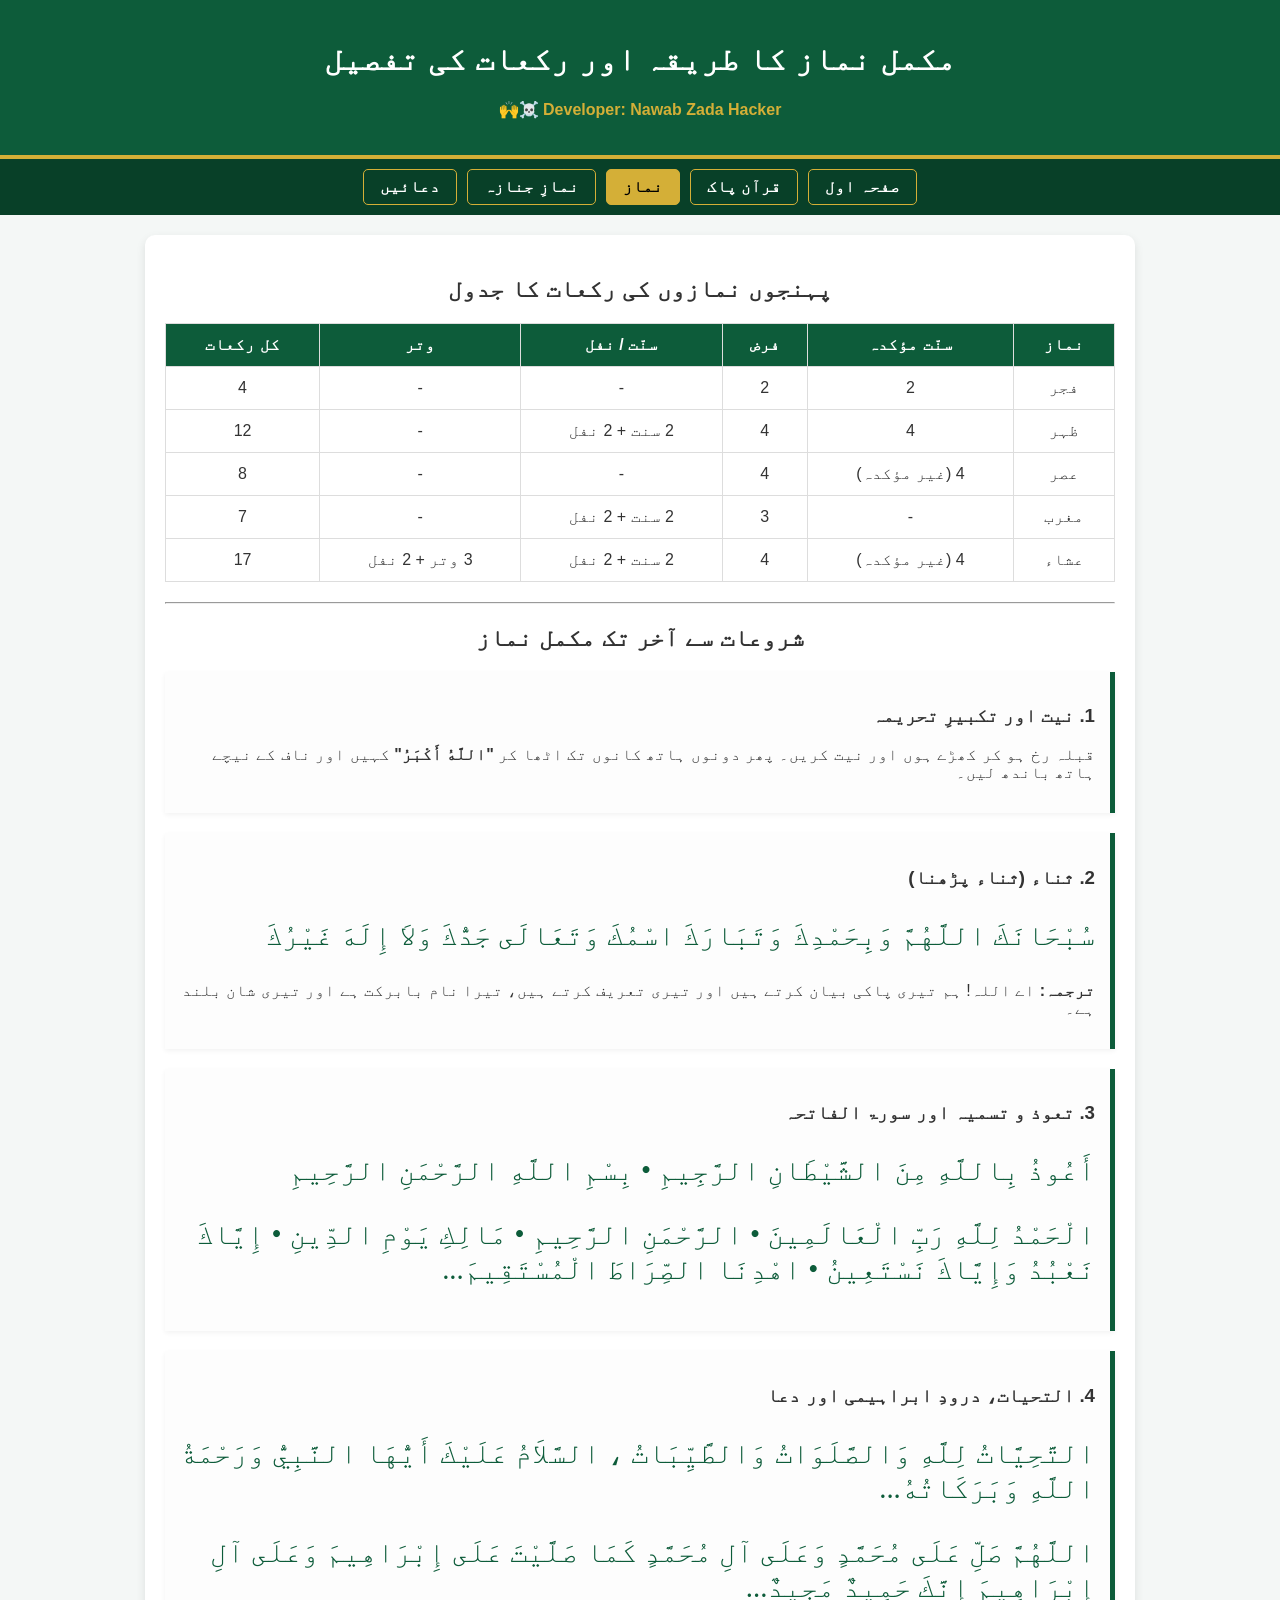
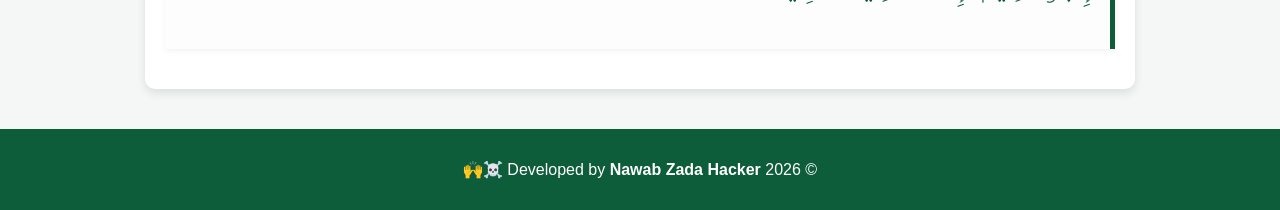
<file: nanaz.html>
<!DOCTYPE html>
<html lang="ur" dir="rtl">
<head>
    <meta charset="UTF-8">
    <meta name="viewport" content="width=device-width, initial-scale=1.0">
    <meta name="description" content="Complete Namaz Guide in Urdu with Rakat details from Start to End.">
    <title>مکمل نماز کا طریقہ اور رکعات | Islamic Portal</title>
    <link rel="stylesheet" href="style.css">
</head>
<body>
    <header>
        <h1>مکمل نماز کا طریقہ اور رکعات کی تفصیل</h1>
        <p class="developer-tag">Developer: Nawab Zada Hacker ☠️🙌</p>
    </header>

    <nav>
        <a href="index.html">صفحہ اول</a>
        <a href="quran.html">قرآن پاک</a>
        <a href="namaz.html" class="active">نماز</a>
        <a href="janaza.html">نمازِ جنازہ</a>
        <a href="duas.html">دعائیں</a>
    </nav>

    <main class="container">
        <h2>پہنجوں نمازوں کی رکعات کا جدول</h2>
        <table>
            <thead>
                <tr>
                    <th>نماز</th>
                    <th>سنّت مؤکدہ</th>
                    <th>فرض</th>
                    <th>سنّت / نفل</th>
                    <th>وتر</th>
                    <th>کل رکعات</th>
                </tr>
            </thead>
            <tbody>
                <tr><td>فجر</td><td>2</td><td>2</td><td>-</td><td>-</td><td>4</td></tr>
                <tr><td>ظہر</td><td>4</td><td>4</td><td>2 سنت + 2 نفل</td><td>-</td><td>12</td></tr>
                <tr><td>عصر</td><td>4 (غیر مؤکدہ)</td><td>4</td><td>-</td><td>-</td><td>8</td></tr>
                <tr><td>مغرب</td><td>-</td><td>3</td><td>2 سنت + 2 نفل</td><td>-</td><td>7</td></tr>
                <tr><td>عشاء</td><td>4 (غیر مؤکدہ)</td><td>4</td><td>2 سنت + 2 نفل</td><td>3 وتر + 2 نفل</td><td>17</td></tr>
            </tbody>
        </table>

        <hr>

        <h2>شروعات سے آخر تک مکمل نماز</h2>
        
        <div class="content-box">
            <h3>1. نیت اور تکبیرِ تحریمہ</h3>
            <p>قبلہ رخ ہو کر کھڑے ہوں اور نیت کریں۔ پھر دونوں ہاتھ کانوں تک اٹھا کر <b>"اللَّهُ أَكْبَرُ"</b> کہیں اور ناف کے نیچے ہاتھ باندھ لیں۔</p>
        </div>

        <div class="content-box">
            <h3>2. ثناء (ثناء پڑھنا)</h3>
            <p class="arabic">سُبْحَانَكَ اللَّهُمَّ وَبِحَمْدِكَ وَتَبَارَكَ اسْمُكَ وَتَعَالَى جَدُّكَ وَلاَ إِلَهَ غَيْرُكَ</p>
            <p><b>ترجمہ:</b> اے اللہ! ہم تیری پاکی بیان کرتے ہیں اور تیری تعریف کرتے ہیں، تیرا نام بابرکت ہے اور تیری شان بلند ہے۔</p>
        </div>

        <div class="content-box">
            <h3>3. تعوذ و تسمیہ اور سورۃ الفاتحہ</h3>
            <p class="arabic">أَعُوذُ بِاللَّهِ مِنَ الشَّيْطَانِ الرَّجِيمِ • بِسْمِ اللَّهِ الرَّحْمَنِ الرَّحِيمِ</p>
            <p class="arabic">الْحَمْدُ لِلَّهِ رَبِّ الْعَالَمِينَ • الرَّحْمَنِ الرَّحِيمِ • مَالِكِ يَوْمِ الدِّينِ • إِيَّاكَ نَعْبُدُ وَإِيَّاكَ نَسْتَعِينُ • اهْدِنَا الصِّرَاطَ الْمُسْتَقِيمَ...</p>
        </div>

        <div class="content-box">
            <h3>4. التحیات، درودِ ابراہیمی اور دعا</h3>
            <p class="arabic">التَّحِيَّاتُ لِلَّهِ وَالصَّلَوَاتُ وَالطَّيِّبَاتُ ، السَّلاَمُ عَلَيْكَ أَيُّهَا النَّبِيُّ وَرَحْمَةُ اللَّهِ وَبَرَكَاتُهُ...</p>
            <p class="arabic">اللَّهُمَّ صَلِّ عَلَى مُحَمَّدٍ وَعَلَى آلِ مُحَمَّدٍ كَمَا صَلَّيْتَ عَلَى إِبْرَاهِيمَ وَعَلَى آلِ إِبْرَاهِيمَ إِنَّكَ حَمِيدٌ مَجِيدٌ...</p>
        </div>
    </main>

    <footer>
        <p>© 2026 Developed by <strong>Nawab Zada Hacker ☠️🙌</strong></p>
    </footer>
</body>
</html>
</file>
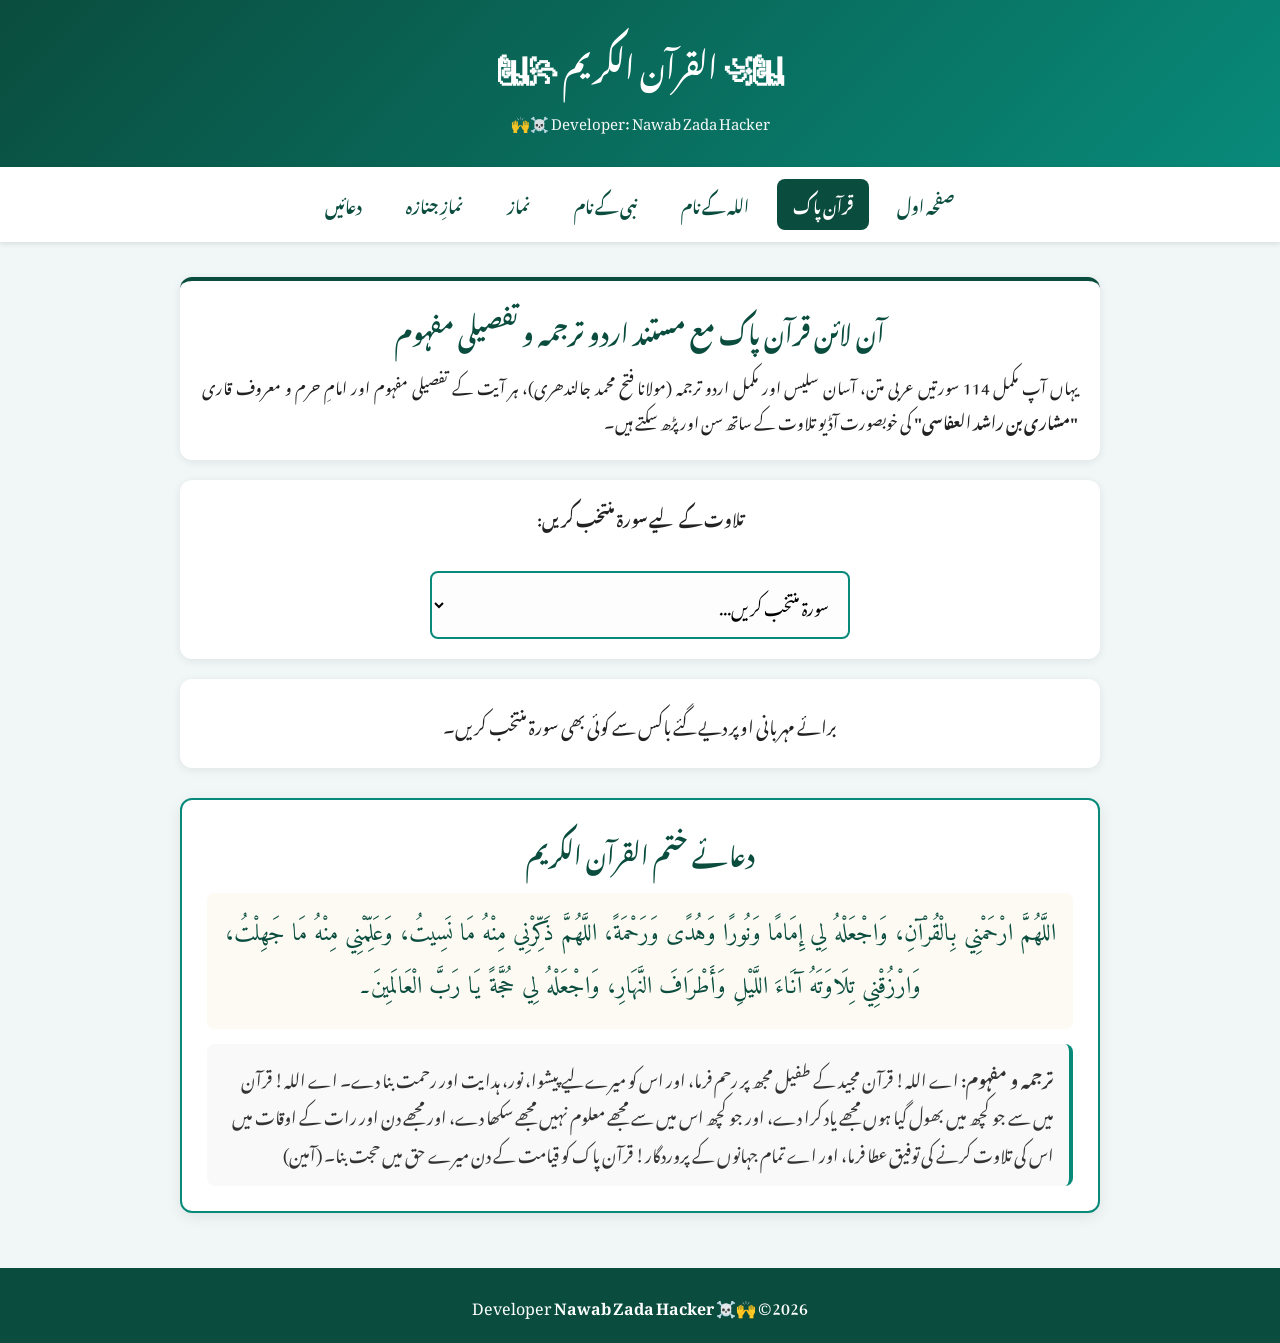
<file: quran.html>
<!DOCTYPE html>
<html lang="ur" dir="rtl">
<head>
    <meta charset="UTF-8">
    <meta name="viewport" content="width=device-width, initial-scale=1.0">
    
    <title>القرآن الکریم - مکمل 114 سورتیں اردو ترجمہ، مفہوم و آڈیو تلاوت | Nawab Zada Hacker</title>
    <meta name="description" content="آن لائن قرآن پاک مع لفظی و با محاورہ اردو ترجمہ (مولانا فتح محمد جالندھری)، ہر آیت کا تفصیلی مفہوم اور قاری مشاری راشد العفاسی کی آڈیو MP3 تلاوت۔ بالکل مفت پڑھیں اور سنیں۔">
    <meta name="keywords" content="القرآن الکریم, Quran Online Urdu, Quran Pak with Urdu Translation, Quran Audio MP3, Quran Tafseer Urdu, مشاری راشد تلاوت, قرآن ترجمہ اور مفہوم, Nawab Zada Hacker">
    <meta name="author" content="Nawab Zada Hacker">
    <meta name="robots" content="index, follow">
    
    <meta property="og:title" content="القرآن الکریم - آسان اردو ترجمہ، مفہوم اور آڈیو تلاوت">
    <meta property="og:description" content="مکمل 114 سورتیں، ہر آیت کا مکمل ترجمہ اور جامع مفہوم سنیں اور پڑھیں۔">
    <meta property="og:type" content="website">
    <meta property="og:locale" content="ur_PK">

    <link rel="preconnect" href="https://fonts.googleapis.com">
    <link rel="preconnect" href="https://fonts.gstatic.com" crossorigin>
    <link href="https://fonts.googleapis.com/css2?family=Noto+Nastaliq+Urdu:wght@400;700&family=Amiri:wght@700&display=swap" rel="stylesheet">

    <script type="application/ld+json">
    {
      "@context": "https://schema.org",
      "@type": "WebPage",
      "name": "القرآن الکریم مع اردو ترجمہ و مفہوم",
      "description": "آن لائن قرآن پاک مع مکمل اردو ترجمہ، مفہوم اور آڈیو تلاوت",
      "publisher": {
        "@type": "Organization",
        "name": "Nawab Zada Hacker"
      }
    }
    </script>

    <style>
        * {margin:0; padding:0; box-sizing:border-box;}
        body {
            font-family: 'Noto Nastaliq Urdu', serif;
            background: #f0f7f6;
            color: #222;
            direction: rtl;
            line-height: 2.2;
        }
        header {
            background: linear-gradient(135deg, #0a4d3e, #088a7a);
            color: white;
            text-align: center;
            padding: 30px 15px;
        }
        header h1 {font-size: 30px; margin-bottom: 8px;}
        .developer-tag {font-size: 15px; opacity: 0.95;}

        nav {
            background: #fff;
            display: flex;
            justify-content: center;
            flex-wrap: wrap;
            gap: 12px;
            padding: 12px;
            box-shadow: 0 2px 5px rgba(0,0,0,0.1);
            position: sticky;
            top: 0;
            z-index: 100;
        }
        nav a {
            text-decoration: none;
            color: #0a4d3e;
            font-weight: 700;
            padding: 8px 16px;
            border-radius: 8px;
            transition: 0.3s;
        }
        nav a:hover, nav a.active {background: #0a4d3e; color: white;}

        .container {
            max-width: 950px;
            margin: 20px auto;
            padding: 15px;
        }

        .about-box {
            background: white;
            padding: 22px;
            border-radius: 12px;
            margin-bottom: 20px;
            box-shadow: 0 2px 10px rgba(0,0,0,0.08);
            border-top: 4px solid #0a4d3e;
        }
        .about-box h2 {color: #0a4d3e; margin-bottom: 12px; text-align:center;}
        .about-box p {font-size: 16px; text-align: justify;}

        .quran-controls {
            background: white;
            padding: 20px;
            border-radius: 12px;
            margin-bottom: 20px;
            text-align: center;
            box-shadow: 0 2px 10px rgba(0,0,0,0.08);
        }
        #surahSelect {
            width: 100%;
            max-width: 420px;
            padding: 10px 15px;
            font-size: 17px;
            font-family: 'Noto Nastaliq Urdu';
            border: 2px solid #088a7a;
            border-radius: 8px;
            outline: none;
            background: #fdfdfd;
        }

        #audioPlayerContainer {
            background: white;
            padding: 20px;
            border-radius: 12px;
            margin-bottom: 20px;
            box-shadow: 0 2px 10px rgba(0,0,0,0.08);
            text-align: center;
            border: 1px solid #d1fae5;
        }
        #audioTitle {
            margin-bottom: 12px;
            color: #0a4d3e;
            font-weight: bold;
            font-size: 18px;
        }

        .quran-display {
            background: white;
            padding: 25px;
            border-radius: 12px;
            box-shadow: 0 2px 10px rgba(0,0,0,0.08);
        }

        .surah-header {
            text-align: center;
            background: #e8f5f3;
            padding: 15px;
            border-radius: 10px;
            margin-bottom: 25px;
            border: 1px solid #c2e5df;
        }
        .surah-header h3 {color: #0a4d3e; font-size: 26px;}

        .bismillah-box {
            text-align: center;
            font-family: 'Amiri', serif;
            font-size: 28px;
            color: #0a4d3e;
            background: #fdfaf3;
            padding: 15px;
            border-radius: 8px;
            margin-bottom: 25px;
            border: 1px dashed #088a7a;
        }

        .ayah {
            margin-bottom: 30px;
            padding-bottom: 20px;
            border-bottom: 1px dashed #b5d5cf;
        }
        .ayah-number {
            background: #088a7a;
            color: white;
            width: 36px;
            height: 36px;
            display: inline-flex;
            align-items: center;
            justify-content: center;
            border-radius: 50%;
            font-size: 14px;
            margin-bottom: 12px;
            font-family: sans-serif;
            font-weight: bold;
        }
        .arabic-text {
            font-family: 'Amiri', serif;
            font-size: 28px;
            line-height: 2.5;
            color: #0a4d3e;
            text-align: right;
            margin-bottom: 15px;
            padding: 5px 10px;
            word-wrap: break-word;
        }
        .urdu-translation {
            font-size: 17px;
            color: #222;
            background: #f9fbfb;
            padding: 14px 16px;
            border-right: 4px solid #088a7a;
            border-radius: 6px;
            margin-bottom: 10px;
            text-align: justify;
            word-break: break-word;
        }
        .urdu-mafhoom {
            font-size: 16px;
            color: #444;
            background: #f0f6f5;
            padding: 12px 16px;
            border-right: 4px solid #d97706;
            border-radius: 6px;
            text-align: justify;
            word-break: break-word;
        }
        .badge-tarjuma {color: #088a7a; font-weight: bold;}
        .badge-mafhoom {color: #d97706; font-weight: bold;}

        .khatam-dua-box {
            background: #fff;
            padding: 25px;
            border-radius: 12px;
            margin-top: 30px;
            border: 2px solid #088a7a;
            box-shadow: 0 4px 15px rgba(0,0,0,0.08);
            text-align: center;
        }
        .khatam-dua-box h3 {color: #0a4d3e; font-size: 24px; margin-bottom: 15px;}
        .khatam-dua-arabic {
            font-family: 'Amiri', serif;
            font-size: 24px;
            line-height: 2.2;
            color: #0a4d3e;
            background: #fdfaf3;
            padding: 15px;
            border-radius: 8px;
            margin-bottom: 15px;
        }
        .khatam-dua-urdu {
            font-size: 17px;
            color: #333;
            background: #f9f9f9;
            padding: 15px;
            border-radius: 8px;
            border-right: 4px solid #088a7a;
            text-align: right;
        }

        .loader {text-align:center; padding:30px; font-size:18px; color: #0a4d3e;}
        .error {color:#dc2626; text-align:center; padding:20px; font-weight:bold;}

        footer {
            background: #0a4d3e;
            color: white;
            text-align: center;
            padding: 20px 15px;
            margin-top: 40px;
        }
    </style>
</head>
<body>

    <header>
        <h1>꧁꧅ القرآن الکریم ꧅꧂</h1>
        <p class="developer-tag">Developer: Nawab Zada Hacker ☠️🙌</p>
    </header>

    <nav>
        <a href="index.html">صفحہ اول</a>
        <a href="quran.html" class="active">قرآن پاک</a>
        <a href="allah-names.html">اللہ کے نام</a>
        <a href="nabi-names.html">نبی کے نام</a>
        <a href="namaz.html">نماز</a>
        <a href="janaza.html">نمازِ جنازہ</a>
        <a href="duas.html">دعائیں</a>
    </nav>

    <main class="container">
        <article class="about-box">
            <h2>آن لائن قرآن پاک مع مستند اردو ترجمہ و تفصیلی مفہوم</h2>
            <p>یہاں آپ مکمل 114 سورتیں عربی متن، آسان سلیس اور مکمل اردو ترجمہ (مولانا فتح محمد جالندھری)، ہر آیت کے تفصیلی مفہوم اور امامِ حرم و معروف قاری <strong>"مشاری بن راشد العفاسی"</strong> کی خوبصورت آڈیو تلاوت کے ساتھ سن اور پڑھ سکتے ہیں۔</p>
        </article>

        <section class="quran-controls">
            <label for="surahSelect"><b>تلاوت کے لیے سورۃ منتخب کریں:</b></label><br><br>
            <select id="surahSelect">
                <option value="">سورة منتخب کریں...</option>
            </select>
        </section>

        <section id="audioPlayerContainer" style="display:none;">
            <p id="audioTitle">مکمل سورۃ تلاوت (قاری مشاری راشد العفاسی)</p>
            <audio id="quranAudio" controls preload="none" style="width: 100%; outline: none;"></audio>
        </section>

        <section id="quranContainer" class="quran-display">
            <p style="text-align:center; font-size:18px;">برائے مہربانی اوپر دیے گئے باکس سے کوئی بھی سورۃ منتخب کریں۔</p>
        </section>

        <section class="khatam-dua-box">
            <h3>دعائے ختم القرآن الکریم</h3>
            <div class="khatam-dua-arabic">
                اللَّهُمَّ ارْحَمْنِي بِالْقُرْآنِ، وَاجْعَلْهُ لِي إِمَامًا وَنُورًا وَهُدًى وَرَحْمَةً، اللَّهُمَّ ذَكِّرْنِي مِنْهُ مَا نَسِيتُ، وَعَلِّمْنِي مِنْهُ مَا جَهِلْتُ، وَارْزُقْنِي تِلَاوَتَهُ آنَاءَ اللَّيْلِ وَأَطْرَافَ النَّهَارِ، وَاجْعَلْهُ لِي حُجَّةً يَا رَبَّ الْعَالَمِينَ۔
            </div>
            <div class="khatam-dua-urdu">
                <b>ترجمہ و مفہوم:</b> اے اللہ! قرآن مجید کے طفیل مجھ پر رحم فرما، اور اس کو میرے لیے پیشوا، نور، ہدایت اور رحمت بنا دے۔ اے اللہ! قرآن میں سے جو کچھ میں بھول گیا ہوں مجھے یاد کرا دے، اور جو کچھ اس میں سے مجھے معلوم نہیں مجھے سکھا دے، اور مجھے دن اور رات کے اوقات میں اس کی تلاوت کرنے کی توفیق عطا فرما، اور اے تمام جہانوں کے پروردگار! قرآن پاک کو قیامت کے دن میرے حق میں حجت بنا۔ (آمین)
            </div>
        </section>
    </main>

    <footer>
        <p>Developer <strong>Nawab Zada Hacker ☠️🙌</strong> ©2026</p>
    </footer>

<script>
const surahs = [
    "الفاتحہ","البقرہ","آل عمران","النساء","المائدہ","الانعام","الاعراف","الانفال","التوبہ","یونس","ہود","یوسف","الرعد","ابراہیم","الحجر","النحل","الاسراء","الکھف","مریم","طہ","الانبیاء","الحج","المؤمنون","النور","الفرقان","الشعراء","النمل","القصص","العنکبوت","الروم","لقمان","السجدہ","الاحزاب","سبا","فاطر","یس","الصافات","ص","الزمر","غافر","فصلت","الشوری","الزخرف","الدخان","الجاثیہ","الاحقاف","محمد","الفتح","الحجرات","ق","الذاریات","الطور","النجم","القمر","الرحمن","الواقعہ","الحدید","المجادلہ","الحشر","الممتحنہ","الصف","الجمعہ","المنافقون","التغابن","الطلاق","التحریم","الملک","القلم","الحاقہ","المعارج","نوح","الجن","المزمل","المدثر","القیامہ","الانسان","المرسلات","النباء","النازعات","عبس","التکویر","الانفطار","المطففین","الانشقاق","البروج","الطارق","الاعلی","الغاشیہ","الفجر","البلد","الشمس","اللیل","الضحی","الشرح","التین","العلق","القدر","البینہ","الزلزال","العادیات","القارعہ","التکاثر","العصر","الھمزہ","الفیل","قریش","الماعون","الکوثر","الکافرون","النصر","اللہب","الاخلاص","الفلق","الناس"
];

const surahSelect = document.getElementById('surahSelect');
const quranContainer = document.getElementById('quranContainer');
const audioPlayer = document.getElementById('quranAudio');
const audioContainer = document.getElementById('audioPlayerContainer');
const audioTitle = document.getElementById('audioTitle');

// Populate select options
surahs.forEach((name, index) => {
    let option = document.createElement('option');
    option.value = index + 1;
    option.textContent = `${index + 1}. سورۃ ${name}`;
    surahSelect.appendChild(option);
});

surahSelect.addEventListener('change', async function() {
    let surahNum = parseInt(this.value);
    if(!surahNum) {
        quranContainer.innerHTML = '<p style="text-align:center; font-size:18px;">برائے مہربانی اوپر ڈراپ ڈاؤن سے سورۃ منتخب کریں۔</p>';
        audioContainer.style.display = 'none';
        audioPlayer.pause();
        audioPlayer.src = "";
        return;
    }

    quranContainer.innerHTML = '<div class="loader">سورۃ مع مکمل ترجمہ و مفہوم لوڈ ہو رہی ہے... برائے مہربانی انتظار کریں ⏳</div>';
    audioContainer.style.display = 'block';

    let paddedSurah = String(surahNum).padStart(3, '0');
    
    audioPlayer.pause();
    audioTitle.innerHTML = `تلاوت سورۃ ${surahs[surahNum-1]} (قاری مشاری راشد العفاسی)`;
    audioPlayer.src = `https://server8.mp3quran.net/afs/${paddedSurah}.mp3`;
    audioPlayer.load();

    try {
        const response = await fetch(`https://api.alquran.cloud/v1/surah/${surahNum}/editions/quran-uthmani,ur.jalandhry,ur.ahmedali`);
        const data = await response.json();

        if(data.status === "OK" && data.data.length >= 3) {
            let arabicAyahs = data.data[0].ayahs;
            let urduTarjuma = data.data[1].ayahs;
            let urduMafhoom = data.data[2].ayahs;
            let surahName = data.data[0].name;
            let totalAyahs = data.data[0].numberOfAyahs;

            let html = `
                <div class="surah-header">
                    <h3>سورۃ ${surahName} (${surahs[surahNum-1]})</h3>
                    <p style="margin-top:5px; font-weight: bold;">کل آیات: ${totalAyahs}</p>
                </div>
            `;

            if(surahNum !== 1 && surahNum !== 9) {
                html += `<div class="bismillah-box">بِسْمِ اللَّهِ الرَّحْمَٰنِ الرَّحِيمِ</div>`;
            }

            arabicAyahs.forEach((ayah, index) => {
                let arabicText = ayah.text;

                if (surahNum !== 1 && surahNum !== 9 && index === 0) {
                    arabicText = arabicText.replace("بِسْمِ اللَّهِ الرَّحْمَٰنِ الرَّحِيمِ", "").trim();
                }

                let tarjumaText = (urduTarjuma[index] && urduTarjuma[index].text.trim() !== "") 
                                    ? urduTarjuma[index].text.trim() 
                                    : (urduMafhoom[index] ? urduMafhoom[index].text.trim() : "مکمل ترجمہ لوڈ ہو رہا ہے...");

                let mafhoomText = (urduMafhoom[index] && urduMafhoom[index].text.trim() !== "") 
                                    ? urduMafhoom[index].text.trim() 
                                    : tarjumaText;

                html += `
                <div class="ayah">
                    <div class="ayah-number">${ayah.numberInSurah}</div>
                    <div class="arabic-text">${arabicText} ﴿${ayah.numberInSurah}﴾</div>
                    <div class="urdu-translation">
                        <span class="badge-tarjuma">اردو ترجمہ:</span> ${tarjumaText}
                    </div>
                    <div class="urdu-mafhoom">
                        <span class="badge-mafhoom">آیت کا مفہوم و خلاصہ:</span> ${mafhoomText}
                    </div>
                </div>
                `;
            });

            quranContainer.innerHTML = html;
        } else {
            quranContainer.innerHTML = '<div class="error">ڈیٹا حاصل کرنے میں دشواری ہوئی۔ دوبارہ منتخب کریں۔</div>';
        }
    } catch (error) {
        quranContainer.innerHTML = '<div class="error">انٹرنیٹ کنکشن درست نہیں ہے۔ دوبارہ کوشش کریں۔</div>';
    }
});
</script>

</body>
</html>
</file>
<file: style.css>
:root {
    --primary-color: #0d5c3a;
    --accent-color: #d4af37;
    --bg-color: #f4f7f6;
    --text-color: #333;
}

body {
    font-family: 'Noto Nastaliq Urdu', 'Amiri', 'Poppins', sans-serif;
    margin: 0;
    padding: 0;
    background-color: var(--bg-color);
    color: var(--text-color);
    text-align: center;
}

header {
    background-color: var(--primary-color);
    color: white;
    padding: 20px;
    border-bottom: 4px solid var(--accent-color);
}

.developer-tag { color: var(--accent-color); font-weight: bold; }

nav {
    background-color: #084028;
    display: flex;
    justify-content: center;
    flex-wrap: wrap;
    gap: 10px;
    padding: 10px;
}

nav a {
    color: white;
    text-decoration: none;
    padding: 8px 16px;
    border: 1px solid var(--accent-color);
    border-radius: 5px;
    font-weight: bold;
    transition: 0.3s;
}

nav a:hover, nav a.active {
    background-color: var(--accent-color);
    color: black;
}

.container {
    max-width: 950px;
    margin: 20px auto;
    padding: 20px;
    background: white;
    border-radius: 10px;
    box-shadow: 0 4px 10px rgba(0,0,0,0.1);
}

.category-cards {
    display: grid;
    grid-template-columns: repeat(auto-fit, minmax(250px, 1fr));
    gap: 20px;
    margin-top: 25px;
}

.card {
    background: #fdfdfd;
    border: 2px solid var(--primary-color);
    padding: 25px;
    border-radius: 8px;
    text-decoration: none;
    color: var(--primary-color);
    font-size: 1.2rem;
    font-weight: bold;
    transition: 0.3s;
}

.card:hover {
    background: var(--primary-color);
    color: white;
}

table {
    width: 100%;
    border-collapse: collapse;
    margin: 20px 0;
}

table, th, td { border: 1px solid #ddd; }
th, td { padding: 12px; text-align: center; }
th { background-color: var(--primary-color); color: white; }

.arabic {
    font-family: 'Amiri', serif;
    font-size: 1.8rem;
    color: var(--primary-color);
    direction: rtl;
    line-height: 2.2rem;
}

.dua-card, .content-box {
    background: #fdfdfd;
    border-right: 5px solid var(--primary-color);
    padding: 15px;
    margin-bottom: 20px;
    text-align: right;
    box-shadow: 0 2px 5px rgba(0,0,0,0.05);
}

footer {
    margin-top: 40px;
    padding: 15px;
    background-color: var(--primary-color);
    color: white;
}
</file>
